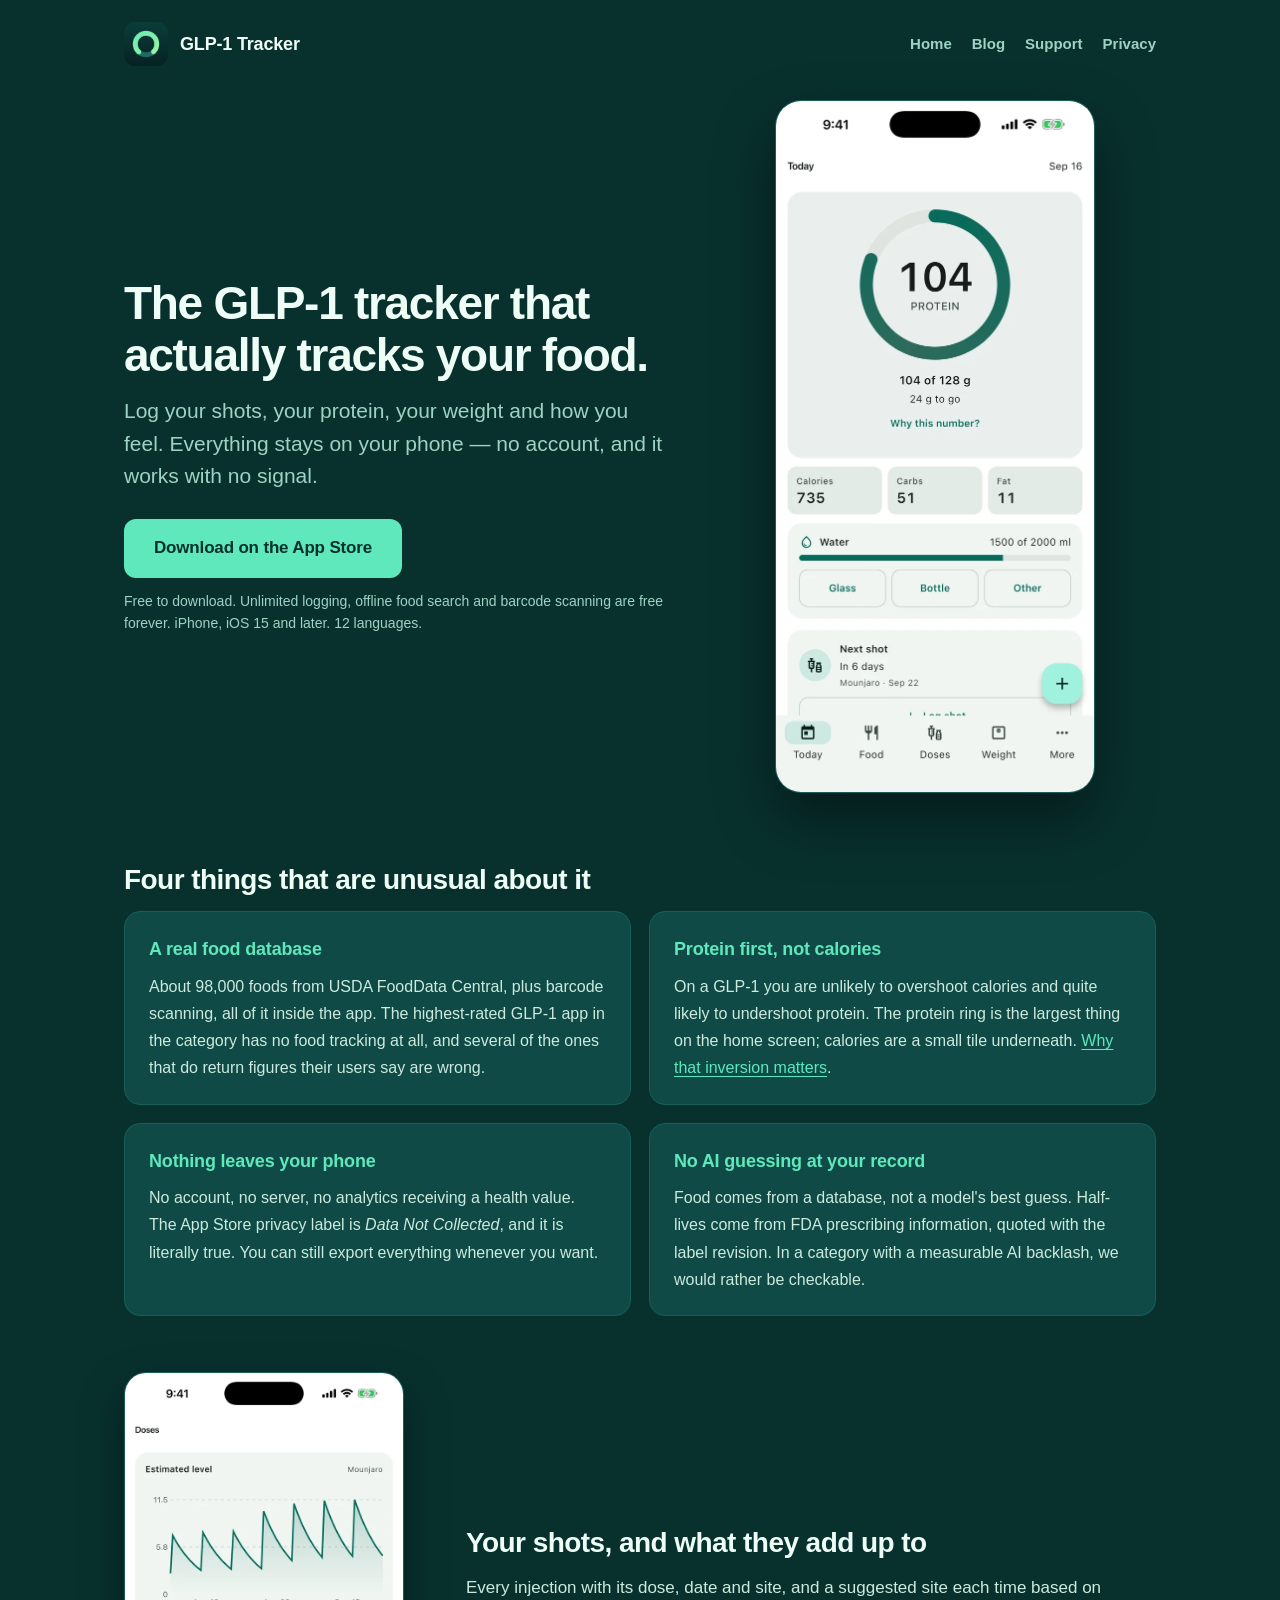
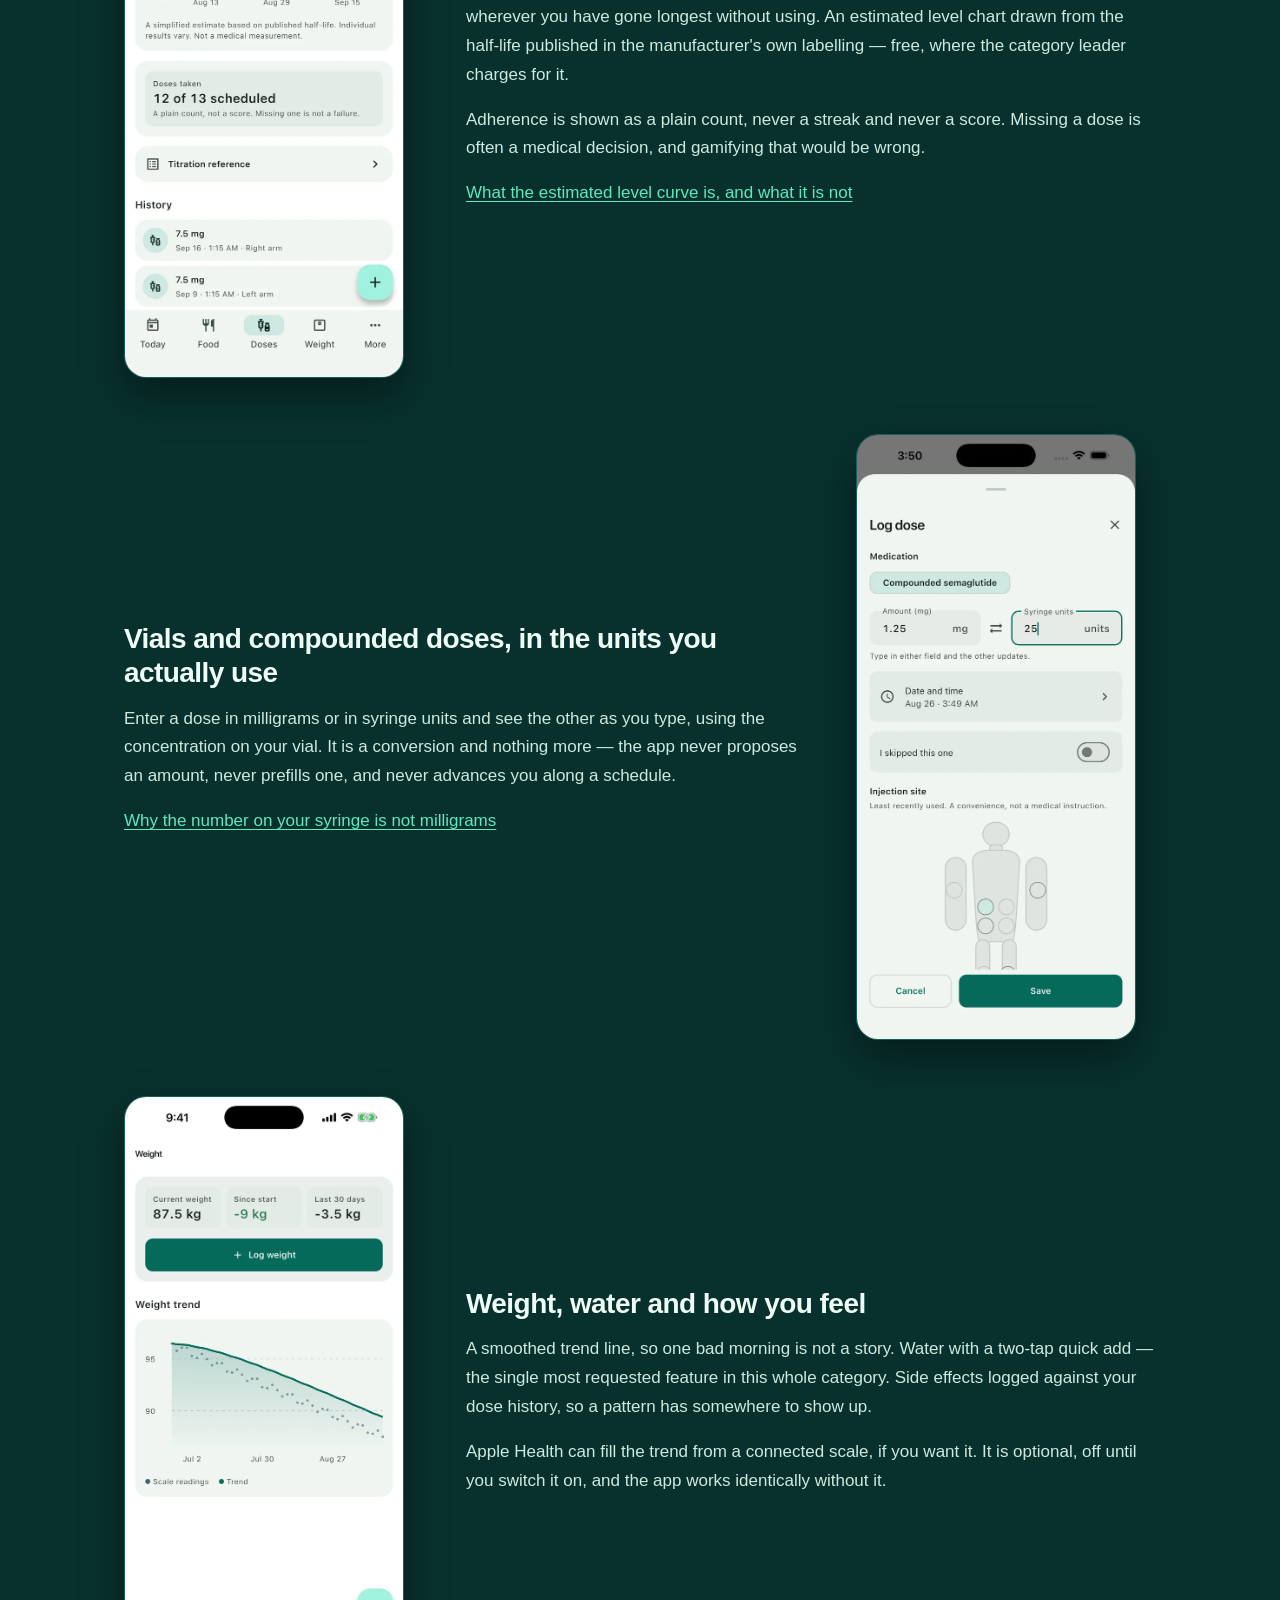
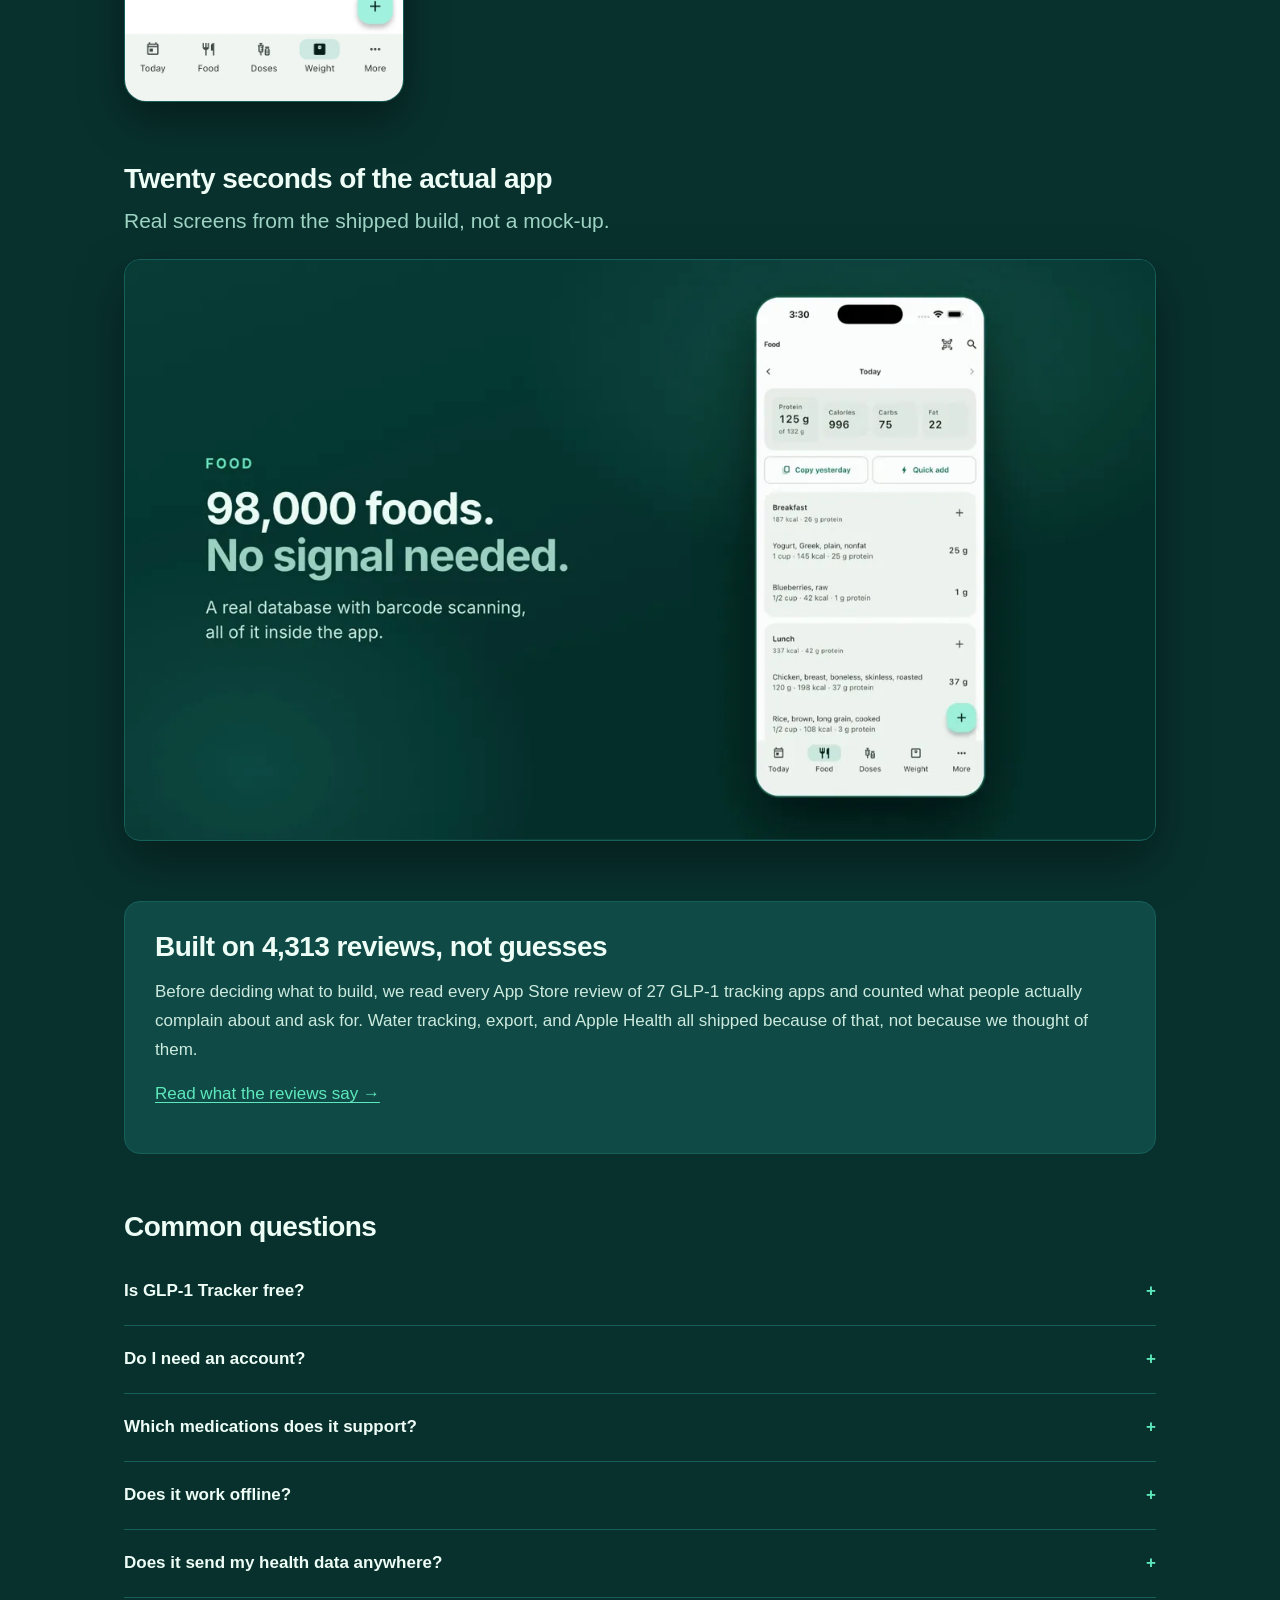
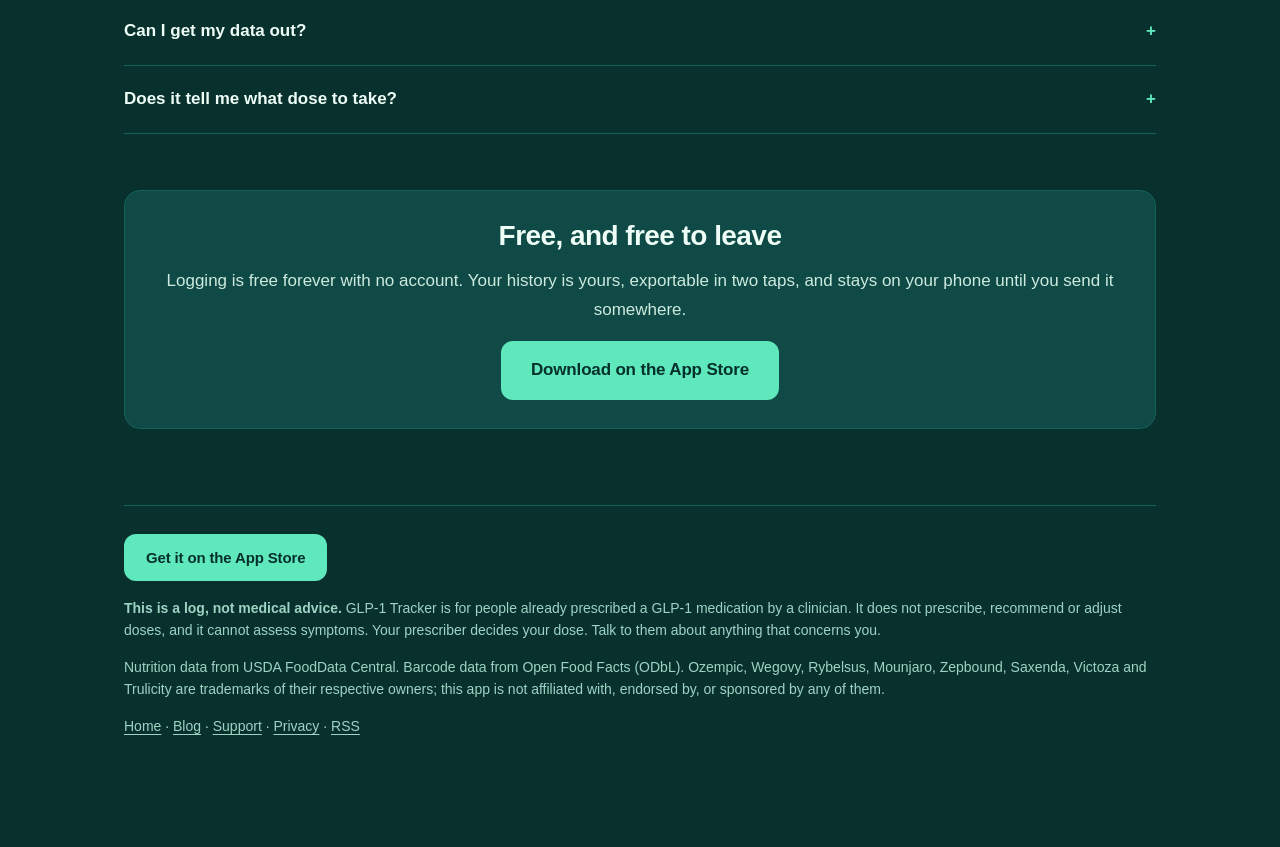
<file: index.html>
<!doctype html>
<html lang="en">
<head>
<meta charset="utf-8">
<meta name="viewport" content="width=device-width,initial-scale=1">
<title>GLP-1 Tracker — shot, food and weight log for Ozempic, Mounjaro and compounded</title>
<meta name="description" content="Track GLP-1 shots, protein, water and weight in one app. Offline food database, barcode scanning and a free estimated level chart. No account.">
<link rel="canonical" href="https://tanzil114.github.io/glp1-tracker/">
<meta name="robots" content="index,follow,max-image-preview:large">
<meta name="theme-color" content="#0b3d3a">
<meta name="color-scheme" content="dark">
<meta property="og:type" content="website">
<meta property="og:site_name" content="GLP-1 Tracker">
<meta property="og:title" content="GLP-1 Tracker — shot, food and weight log for Ozempic, Mounjaro and compounded">
<meta property="og:description" content="Track GLP-1 shots, protein, water and weight in one app. Offline food database, barcode scanning and a free estimated level chart. No account.">
<meta property="og:url" content="https://tanzil114.github.io/glp1-tracker/">
<meta property="og:image" content="https://tanzil114.github.io/glp1-tracker/og/default.jpg">
<meta property="og:image:width" content="1200">
<meta property="og:image:height" content="630">
<meta property="og:locale" content="en_US">
<meta name="twitter:card" content="summary_large_image">
<meta name="twitter:title" content="GLP-1 Tracker — shot, food and weight log for Ozempic, Mounjaro and compounded">
<meta name="twitter:description" content="Track GLP-1 shots, protein, water and weight in one app. Offline food database, barcode scanning and a free estimated level chart. No account.">
<meta name="twitter:image" content="https://tanzil114.github.io/glp1-tracker/og/default.jpg">
<link rel="icon" href="icon.png" type="image/png">
<link rel="apple-touch-icon" href="icon.png">
<link rel="alternate" type="application/rss+xml" title="GLP-1 Tracker blog" href="https://tanzil114.github.io/glp1-tracker/feed.xml">
<link rel="stylesheet" href="style.css">
<script type="application/ld+json">{
  "@context": "https://schema.org",
  "@type": "MobileApplication",
  "name": "GLP-1 Tracker",
  "operatingSystem": "iOS 15.0",
  "applicationCategory": "HealthApplication",
  "applicationSubCategory": "Medication tracker",
  "url": "https://tanzil114.github.io/glp1-tracker/",
  "downloadUrl": "https://apps.apple.com/app/id6805192887",
  "installUrl": "https://apps.apple.com/app/id6805192887",
  "inLanguage": ["en","de","es","fr","it","pt","nl","sv","da","ja","ko","ar"],
  "offers": {
    "@type": "Offer",
    "price": "0",
    "priceCurrency": "USD",
    "description": "Free to download. Unlimited logging of shots, food, weight and symptoms, full offline food search and barcode scanning, and the estimated level chart are free with no account."
  },
  "featureList": [
    "Log injections with dose, date and injection site",
    "Injection site rotation suggestions",
    "Estimated medication level chart from published half-lives",
    "Offline food database with barcode scanning",
    "Protein-first daily tracking",
    "Weight with a smoothed trend line",
    "Side effect logging against dose history",
    "Vial and compounded dosing in syringe units or milligrams",
    "Water tracking",
    "Export and restore your own data"
  ],
  "publisher": { "@type": "Organization", "name": "GLP-1 Tracker" }
}</script>
<script type="application/ld+json">{
  "@context": "https://schema.org",
  "@type": "WebSite",
  "name": "GLP-1 Tracker",
  "url": "https://tanzil114.github.io/glp1-tracker/",
  "inLanguage": "en"
}</script>
<script type="application/ld+json">{
  "@context": "https://schema.org",
  "@type": "FAQPage",
  "mainEntity": [
    {
      "@type": "Question",
      "name": "Is GLP-1 Tracker free?",
      "acceptedAnswer": { "@type": "Answer", "text": "Yes. Unlimited logging of shots, food, weight, water and symptoms is free, with no account, along with the full offline food database, barcode scanning, injection site rotation, reminders and the estimated level chart. Premium adds history beyond 90 days, insights, custom macro targets and themes." }
    },
    {
      "@type": "Question",
      "name": "Do I need an account?",
      "acceptedAnswer": { "@type": "Answer", "text": "No, and there is never a login wall. Everything is stored in a database on your phone." }
    },
    {
      "@type": "Question",
      "name": "Which medications does it support?",
      "acceptedAnswer": { "@type": "Answer", "text": "Ozempic, Wegovy, Rybelsus, Mounjaro, Zepbound, Saxenda, Victoza and Trulicity, plus a custom option for compounded or vial medication with dosing in syringe units or milligrams." }
    },
    {
      "@type": "Question",
      "name": "Does it work offline?",
      "acceptedAnswer": { "@type": "Answer", "text": "Yes. The food database \u2014 about 98,000 foods \u2014 ships inside the app, and barcode lookups check local data first. You can log everything in airplane mode." }
    },
    {
      "@type": "Question",
      "name": "Does it send my health data anywhere?",
      "acceptedAnswer": { "@type": "Answer", "text": "No. Nothing is uploaded and no analytics service receives a health value. The only network request the app makes is a barcode lookup to Open Food Facts, which sends the barcode and nothing else. Its App Store privacy label is Data Not Collected." }
    },
    {
      "@type": "Question",
      "name": "Can I get my data out?",
      "acceptedAnswer": { "@type": "Answer", "text": "Yes. Settings \u2192 Export your data produces a full backup file plus a spreadsheet per thing for your doctor, and restore brings your history onto a new phone. The export always contains everything, never just the last 90 days." }
    },
    {
      "@type": "Question",
      "name": "Does it tell me what dose to take?",
      "acceptedAnswer": { "@type": "Answer", "text": "Never. It does not prescribe, recommend or adjust doses, and it cannot assess symptoms. Titration schedules shown in the app are reproductions of the manufacturers' published labelling, for reference. Your prescriber decides your dose." }
    }
  ]
}</script>
</head>
<body>
<a class="skip" href="#main">Skip to content</a>
<div class="wrap">
<header class="site">
  <a class="brand" href="index.html">
    <img src="icon.png" width="44" height="44" alt="">
    <span>GLP-1 Tracker</span>
  </a>
  <nav aria-label="Main"><a href="index.html">Home</a><a href="blog/">Blog</a><a href="support.html">Support</a><a href="privacy.html">Privacy</a></nav>
</header>
<main id="main">

<section class="hero">
  <div class="hero-copy">
    <h1>The GLP-1 tracker that actually tracks your food.</h1>
    <p class="lede">Log your shots, your protein, your weight and how you feel. Everything stays on
    your phone — no account, and it works with no signal.</p>
    <p class="cta">
      <a class="btn" href="https://apps.apple.com/app/id6805192887">Download on the App Store</a>
    </p>
    <p class="fine">Free to download. Unlimited logging, offline food search and barcode scanning
    are free forever. iPhone, iOS 15 and later. 12 languages.</p>
  </div>
  <div class="hero-shot">
    <img src="img/screen-today.webp" width="320" height="695"
         alt="The Today screen of GLP-1 Tracker, showing a large protein ring, calorie, carb and fat
              tiles, a water total with quick-add buttons, and the next shot due."
         fetchpriority="high" decoding="async">
  </div>
</section>

<section class="pillars">
  <h2>Four things that are unusual about it</h2>
  <div class="grid">
    <article>
      <h3>A real food database</h3>
      <p>About 98,000 foods from USDA FoodData Central, plus barcode scanning, all of it inside the
      app. The highest-rated GLP-1 app in the category has no food tracking at all, and several of
      the ones that do return figures their users say are wrong.</p>
    </article>
    <article>
      <h3>Protein first, not calories</h3>
      <p>On a GLP-1 you are unlikely to overshoot calories and quite likely to undershoot protein.
      The protein ring is the largest thing on the home screen; calories are a small tile
      underneath. <a href="blog/protein-on-a-glp-1/">Why that inversion matters</a>.</p>
    </article>
    <article>
      <h3>Nothing leaves your phone</h3>
      <p>No account, no server, no analytics receiving a health value. The App Store privacy label
      is <em>Data Not Collected</em>, and it is literally true. You can still export everything
      whenever you want.</p>
    </article>
    <article>
      <h3>No AI guessing at your record</h3>
      <p>Food comes from a database, not a model's best guess. Half-lives come from FDA prescribing
      information, quoted with the label revision. In a category with a measurable AI backlash, we
      would rather be checkable.</p>
    </article>
  </div>
</section>

<section class="feature">
  <img src="img/screen-doses.webp" width="280" height="608" loading="lazy" decoding="async"
       alt="The Doses screen, showing an estimated medication level curve, a plain count of doses
            taken, and a shot history.">
  <div>
    <h2>Your shots, and what they add up to</h2>
    <p>Every injection with its dose, date and site, and a suggested site each time based on
    wherever you have gone longest without using. An estimated level chart drawn from the
    half-life published in the manufacturer's own labelling — free, where the category leader
    charges for it.</p>
    <p>Adherence is shown as a plain count, never a streak and never a score. Missing a dose is
    often a medical decision, and gamifying that would be wrong.</p>
    <p><a href="blog/estimated-medication-level-chart/">What the estimated level curve is, and what
    it is not</a></p>
  </div>
</section>

<section class="feature reverse">
  <img src="img/screen-vial.webp" width="280" height="608" loading="lazy" decoding="async"
       alt="Logging a dose from a vial, showing the same dose expressed in both milligrams and
            syringe units.">
  <div>
    <h2>Vials and compounded doses, in the units you actually use</h2>
    <p>Enter a dose in milligrams or in syringe units and see the other as you type, using the
    concentration on your vial. It is a conversion and nothing more — the app never proposes an
    amount, never prefills one, and never advances you along a schedule.</p>
    <p><a href="blog/vial-dosing-units-and-milligrams/">Why the number on your syringe is not
    milligrams</a></p>
  </div>
</section>

<section class="feature">
  <img src="img/screen-weight.webp" width="280" height="608" loading="lazy" decoding="async"
       alt="The Weight screen, showing individual weigh-ins and a smoothed trend line.">
  <div>
    <h2>Weight, water and how you feel</h2>
    <p>A smoothed trend line, so one bad morning is not a story. Water with a two-tap quick add —
    the single most requested feature in this whole category. Side effects logged against your dose
    history, so a pattern has somewhere to show up.</p>
    <p>Apple Health can fill the trend from a connected scale, if you want it. It is optional, off
    until you switch it on, and the app works identically without it.</p>
  </div>
</section>

<section class="showreel">
  <h2>Twenty seconds of the actual app</h2>
  <p class="lede">Real screens from the shipped build, not a mock-up.</p>
  <video class="reel" width="1280" height="720" poster="video/hero-poster.webp"
         autoplay muted loop playsinline preload="none"
         aria-label="A silent twenty-second tour of GLP-1 Tracker: the food database, the protein
                     ring on the Today screen, and the estimated medication level chart.">
    <source src="video/hero.mp4" type="video/mp4">
  </video>
</section>

<section class="quiet">
  <h2>Built on 4,313 reviews, not guesses</h2>
  <p>Before deciding what to build, we read every App Store review of 27 GLP-1 tracking apps and
  counted what people actually complain about and ask for. Water tracking, export, and Apple Health
  all shipped because of that, not because we thought of them.</p>
  <p><a href="blog/what-4313-glp1-app-reviews-say/">Read what the reviews say &rarr;</a></p>
</section>

<section class="faq"><h2>Common questions</h2><details><summary>Is GLP-1 Tracker free?</summary><p>Yes. Unlimited logging of shots, food, weight, water and symptoms is free, with no account, along with the full offline food database, barcode scanning, injection site rotation, reminders and the estimated level chart. Premium adds history beyond 90 days, insights, custom macro targets and themes.</p></details><details><summary>Do I need an account?</summary><p>No, and there is never a login wall. Everything is stored in a database on your phone.</p></details><details><summary>Which medications does it support?</summary><p>Ozempic, Wegovy, Rybelsus, Mounjaro, Zepbound, Saxenda, Victoza and Trulicity, plus a custom option for compounded or vial medication with dosing in syringe units or milligrams.</p></details><details><summary>Does it work offline?</summary><p>Yes. The food database — about 98,000 foods — ships inside the app, and barcode lookups check local data first. You can log everything in airplane mode.</p></details><details><summary>Does it send my health data anywhere?</summary><p>No. Nothing is uploaded and no analytics service receives a health value. The only network request the app makes is a barcode lookup to Open Food Facts, which sends the barcode and nothing else. Its App Store privacy label is Data Not Collected.</p></details><details><summary>Can I get my data out?</summary><p>Yes. Settings → Export your data produces a full backup file plus a spreadsheet per thing for your doctor, and restore brings your history onto a new phone. The export always contains everything, never just the last 90 days.</p></details><details><summary>Does it tell me what dose to take?</summary><p>Never. It does not prescribe, recommend or adjust doses, and it cannot assess symptoms. Titration schedules shown in the app are reproductions of the manufacturers&#x27; published labelling, for reference. Your prescriber decides your dose.</p></details></section>

<section class="closing">
  <h2>Free, and free to leave</h2>
  <p>Logging is free forever with no account. Your history is yours, exportable in two taps, and
  stays on your phone until you send it somewhere.</p>
  <p><a class="btn" href="https://apps.apple.com/app/id6805192887">Download on the App Store</a></p>
</section>

</main>
<footer class="site">
  <p><a class="btn small" href="https://apps.apple.com/app/id6805192887">Get it on the App Store</a></p>
  <p class="fine"><strong>This is a log, not medical advice.</strong> GLP-1 Tracker is for people
  already prescribed a GLP-1 medication by a clinician. It does not prescribe, recommend or adjust
  doses, and it cannot assess symptoms. Your prescriber decides your dose. Talk to them about
  anything that concerns you.</p>
  <p class="fine">Nutrition data from USDA FoodData Central. Barcode data from
  Open Food Facts (ODbL). Ozempic, Wegovy, Rybelsus, Mounjaro, Zepbound, Saxenda, Victoza and
  Trulicity are trademarks of their respective owners; this app is not affiliated with, endorsed
  by, or sponsored by any of them.</p>
  <p class="fine"><a href="index.html">Home</a> · <a href="blog/">Blog</a> ·
  <a href="support.html">Support</a> · <a href="privacy.html">Privacy</a> ·
  <a href="https://tanzil114.github.io/glp1-tracker/feed.xml">RSS</a></p>
</footer>
</div>
</body>
</html>
</file>
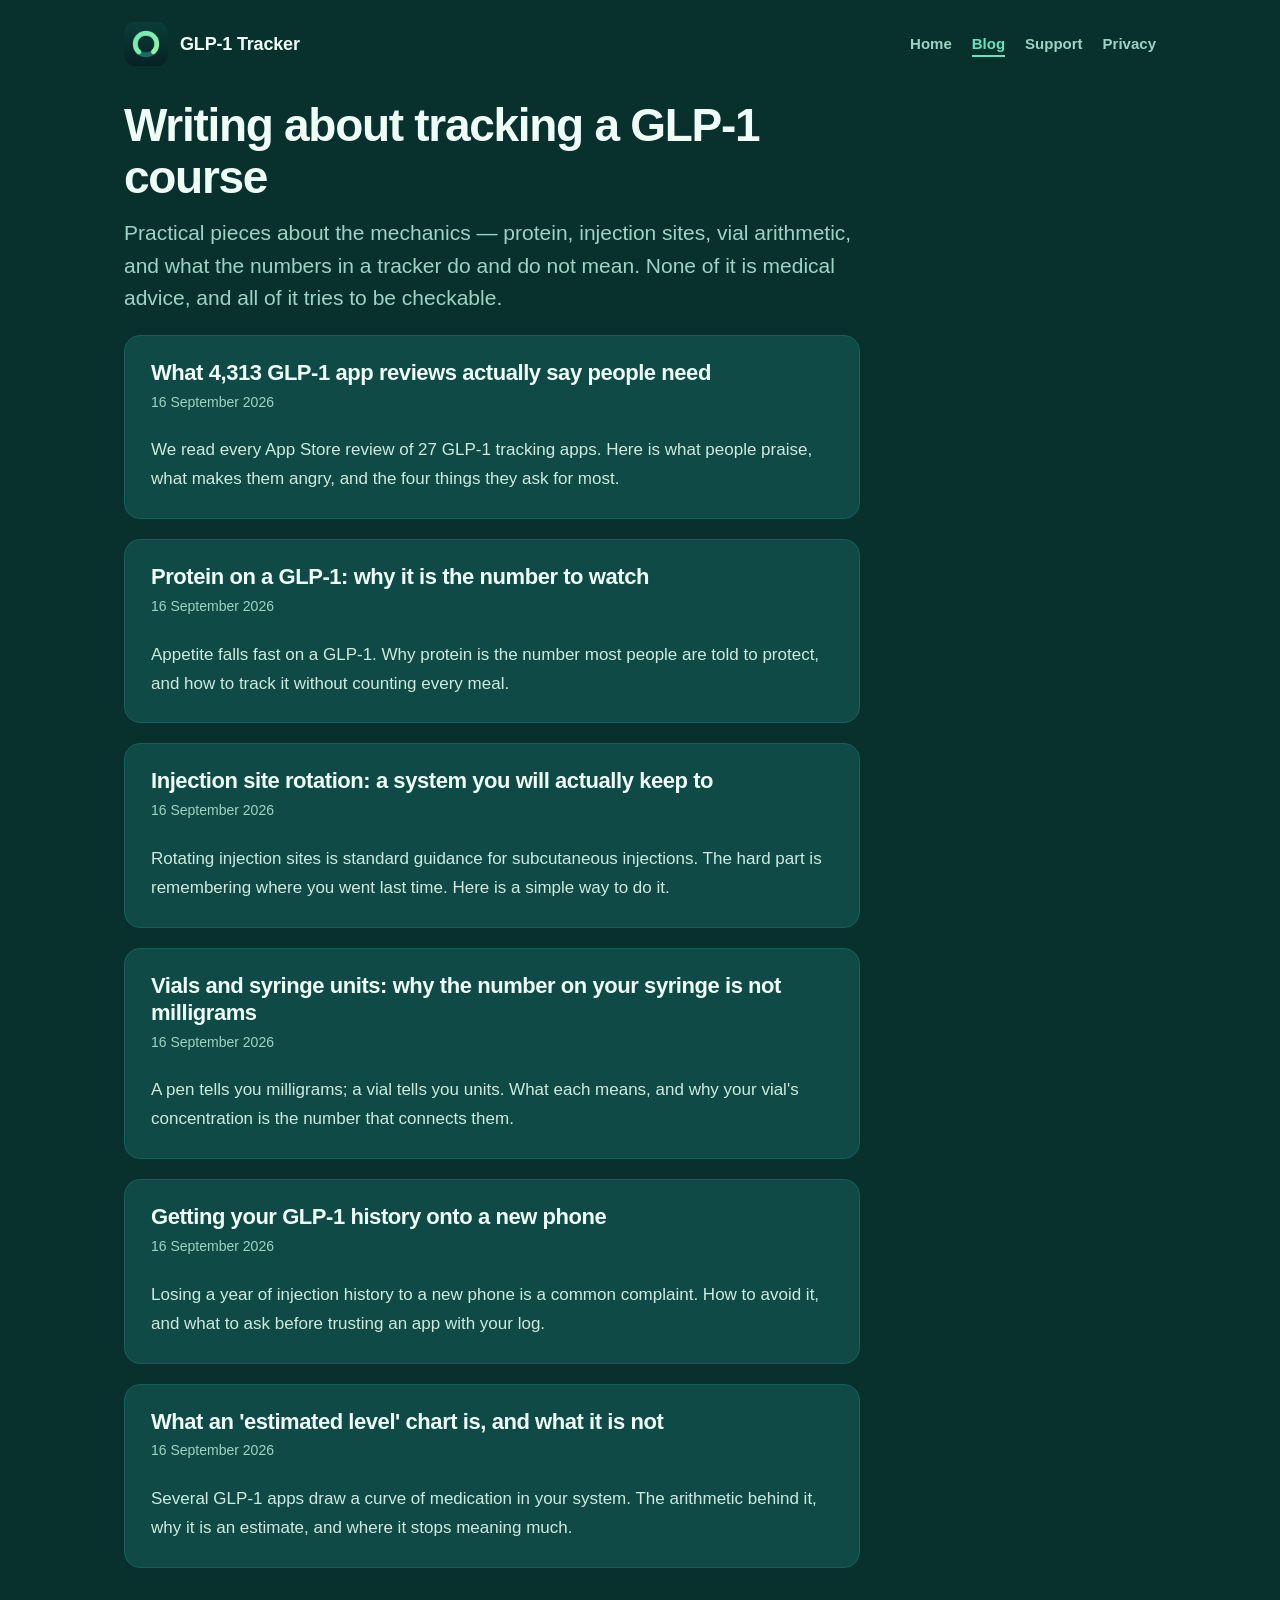
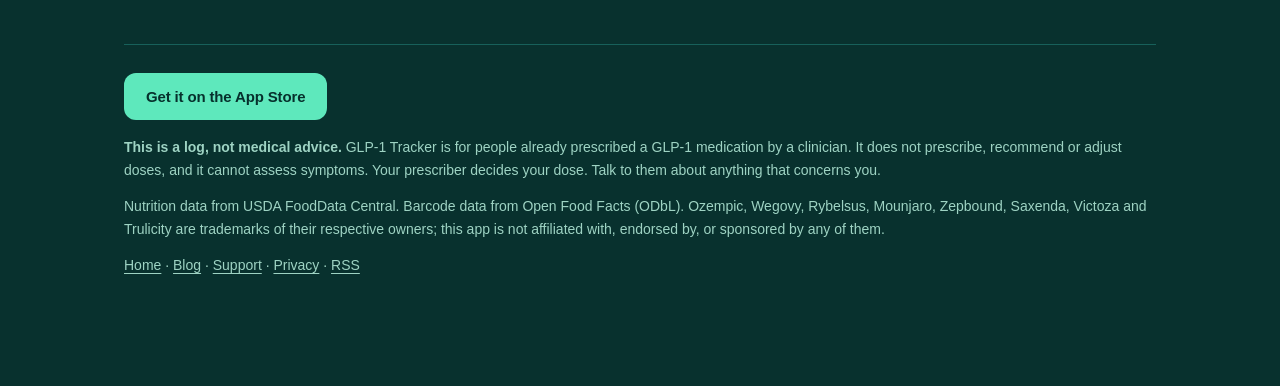
<file: blog/index.html>
<!doctype html>
<html lang="en">
<head>
<meta charset="utf-8">
<meta name="viewport" content="width=device-width,initial-scale=1">
<title>Blog — GLP-1 Tracker</title>
<meta name="description" content="Practical writing about tracking a GLP-1 course: protein targets, injection site rotation, vial and syringe unit arithmetic, and what an estimated level chart means.">
<link rel="canonical" href="https://tanzil114.github.io/glp1-tracker/blog/">
<meta name="robots" content="index,follow,max-image-preview:large">
<meta name="theme-color" content="#0b3d3a">
<meta name="color-scheme" content="dark">
<meta property="og:type" content="website">
<meta property="og:site_name" content="GLP-1 Tracker">
<meta property="og:title" content="Blog — GLP-1 Tracker">
<meta property="og:description" content="Practical writing about tracking a GLP-1 course: protein targets, injection site rotation, vial and syringe unit arithmetic, and what an estimated level chart means.">
<meta property="og:url" content="https://tanzil114.github.io/glp1-tracker/blog/">
<meta property="og:image" content="https://tanzil114.github.io/glp1-tracker/og/default.jpg">
<meta property="og:image:width" content="1200">
<meta property="og:image:height" content="630">
<meta property="og:locale" content="en_US">
<meta name="twitter:card" content="summary_large_image">
<meta name="twitter:title" content="Blog — GLP-1 Tracker">
<meta name="twitter:description" content="Practical writing about tracking a GLP-1 course: protein targets, injection site rotation, vial and syringe unit arithmetic, and what an estimated level chart means.">
<meta name="twitter:image" content="https://tanzil114.github.io/glp1-tracker/og/default.jpg">
<link rel="icon" href="../icon.png" type="image/png">
<link rel="apple-touch-icon" href="../icon.png">
<link rel="alternate" type="application/rss+xml" title="GLP-1 Tracker blog" href="https://tanzil114.github.io/glp1-tracker/feed.xml">
<link rel="stylesheet" href="../style.css">
<script type="application/ld+json">{
  "@context": "https://schema.org",
  "@type": "BreadcrumbList",
  "itemListElement": [
    { "@type": "ListItem", "position": 1, "name": "Home", "item": "https://tanzil114.github.io/glp1-tracker/" },
    { "@type": "ListItem", "position": 2, "name": "Blog", "item": "https://tanzil114.github.io/glp1-tracker/blog/" }
  ]
}</script>
</head>
<body>
<a class="skip" href="#main">Skip to content</a>
<div class="wrap">
<header class="site">
  <a class="brand" href="../index.html">
    <img src="../icon.png" width="44" height="44" alt="">
    <span>GLP-1 Tracker</span>
  </a>
  <nav aria-label="Main"><a href="../index.html">Home</a><a href="../blog/" aria-current="page">Blog</a><a href="../support.html">Support</a><a href="../privacy.html">Privacy</a></nav>
</header>
<main id="main">

<h1>Writing about tracking a GLP-1 course</h1>
<p class="lede">Practical pieces about the mechanics — protein, injection sites, vial arithmetic,
and what the numbers in a tracker do and do not mean. None of it is medical advice, and all of it
tries to be checkable.</p>

  <article class="card">
    <h2><a href="what-4313-glp1-app-reviews-say/">What 4,313 GLP-1 app reviews actually say people need</a></h2>
    <p class="byline"><time datetime="2026-09-16">16 September 2026</time></p>
    <p>We read every App Store review of 27 GLP-1 tracking apps. Here is what people praise, what makes them angry, and the four things they ask for most.</p>
  </article>
  <article class="card">
    <h2><a href="protein-on-a-glp-1/">Protein on a GLP-1: why it is the number to watch</a></h2>
    <p class="byline"><time datetime="2026-09-16">16 September 2026</time></p>
    <p>Appetite falls fast on a GLP-1. Why protein is the number most people are told to protect, and how to track it without counting every meal.</p>
  </article>
  <article class="card">
    <h2><a href="injection-site-rotation/">Injection site rotation: a system you will actually keep to</a></h2>
    <p class="byline"><time datetime="2026-09-16">16 September 2026</time></p>
    <p>Rotating injection sites is standard guidance for subcutaneous injections. The hard part is remembering where you went last time. Here is a simple way to do it.</p>
  </article>
  <article class="card">
    <h2><a href="vial-dosing-units-and-milligrams/">Vials and syringe units: why the number on your syringe is not milligrams</a></h2>
    <p class="byline"><time datetime="2026-09-16">16 September 2026</time></p>
    <p>A pen tells you milligrams; a vial tells you units. What each means, and why your vial&#x27;s concentration is the number that connects them.</p>
  </article>
  <article class="card">
    <h2><a href="keep-your-glp1-data-when-you-change-phones/">Getting your GLP-1 history onto a new phone</a></h2>
    <p class="byline"><time datetime="2026-09-16">16 September 2026</time></p>
    <p>Losing a year of injection history to a new phone is a common complaint. How to avoid it, and what to ask before trusting an app with your log.</p>
  </article>
  <article class="card">
    <h2><a href="estimated-medication-level-chart/">What an &#x27;estimated level&#x27; chart is, and what it is not</a></h2>
    <p class="byline"><time datetime="2026-09-16">16 September 2026</time></p>
    <p>Several GLP-1 apps draw a curve of medication in your system. The arithmetic behind it, why it is an estimate, and where it stops meaning much.</p>
  </article>

</main>
<footer class="site">
  <p><a class="btn small" href="https://apps.apple.com/app/id6805192887">Get it on the App Store</a></p>
  <p class="fine"><strong>This is a log, not medical advice.</strong> GLP-1 Tracker is for people
  already prescribed a GLP-1 medication by a clinician. It does not prescribe, recommend or adjust
  doses, and it cannot assess symptoms. Your prescriber decides your dose. Talk to them about
  anything that concerns you.</p>
  <p class="fine">Nutrition data from USDA FoodData Central. Barcode data from
  Open Food Facts (ODbL). Ozempic, Wegovy, Rybelsus, Mounjaro, Zepbound, Saxenda, Victoza and
  Trulicity are trademarks of their respective owners; this app is not affiliated with, endorsed
  by, or sponsored by any of them.</p>
  <p class="fine"><a href="../index.html">Home</a> · <a href="../blog/">Blog</a> ·
  <a href="../support.html">Support</a> · <a href="../privacy.html">Privacy</a> ·
  <a href="https://tanzil114.github.io/glp1-tracker/feed.xml">RSS</a></p>
</footer>
</div>
</body>
</html>
</file>
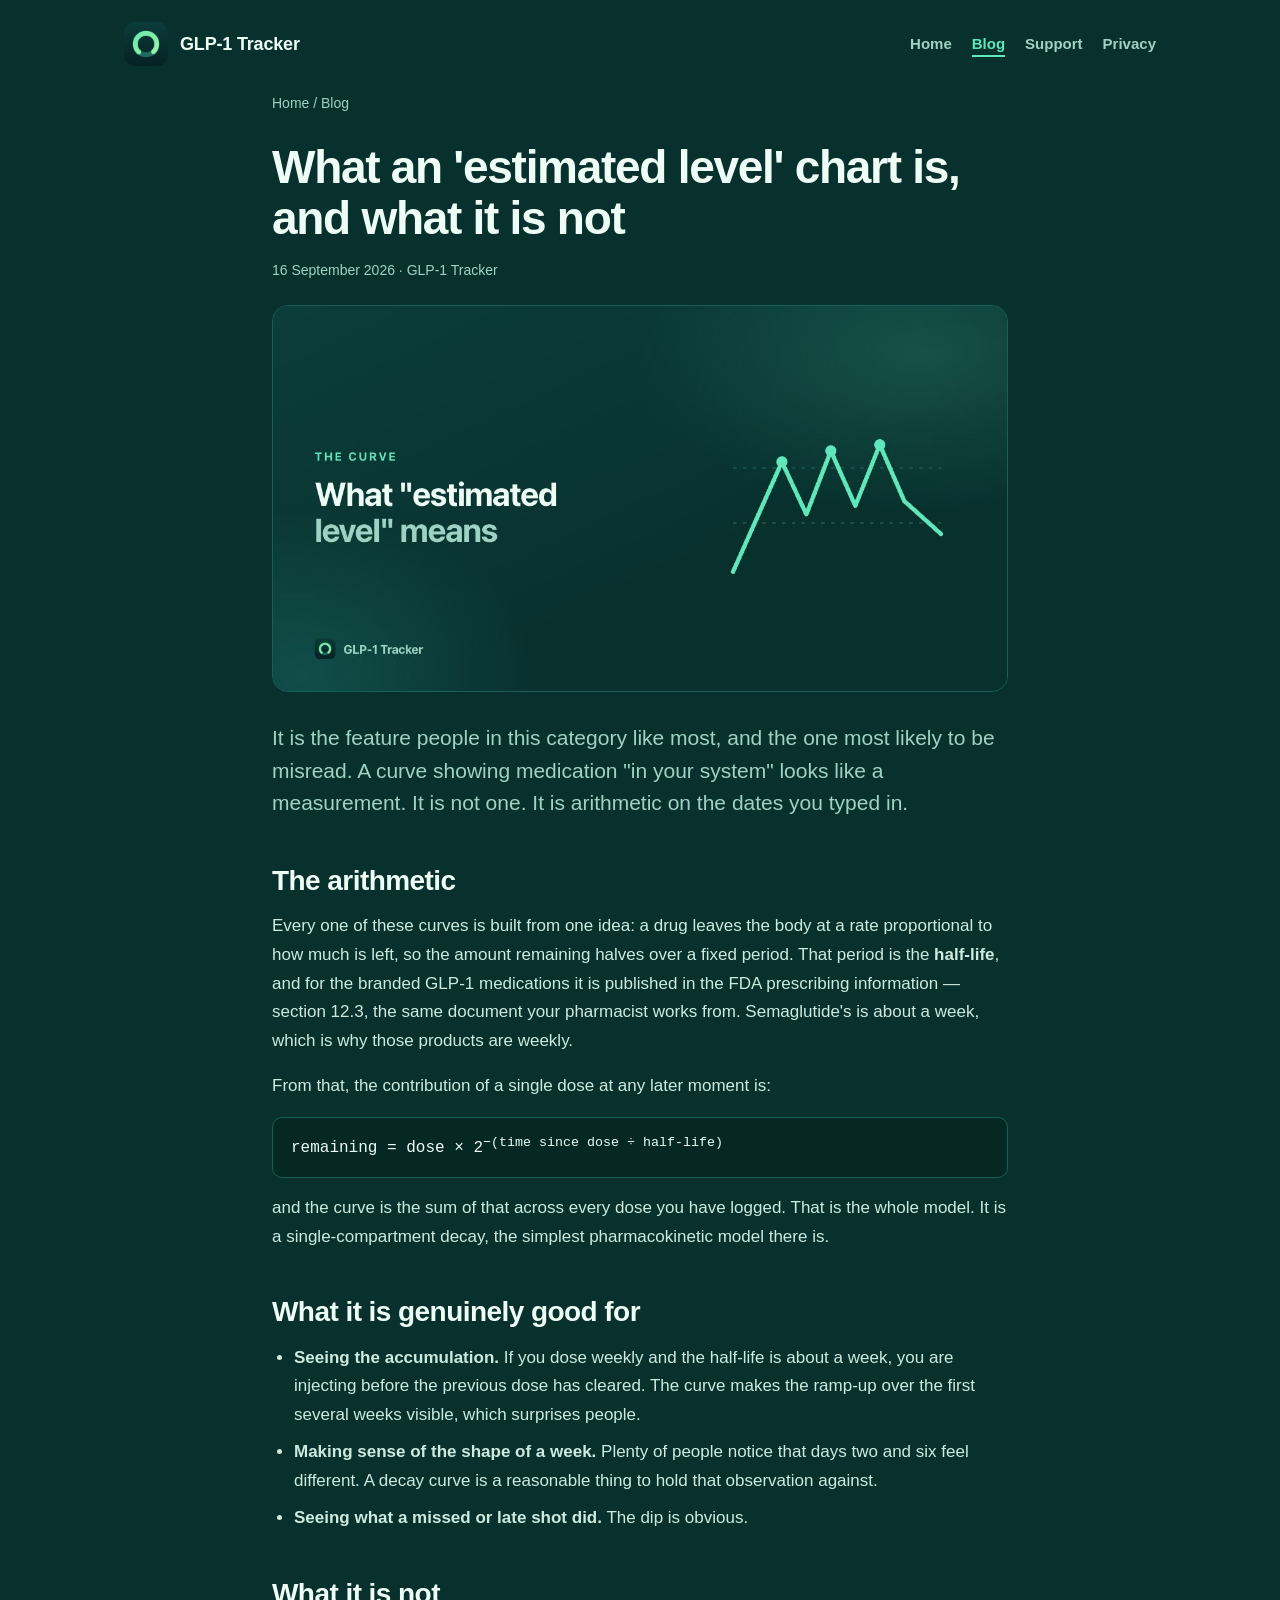
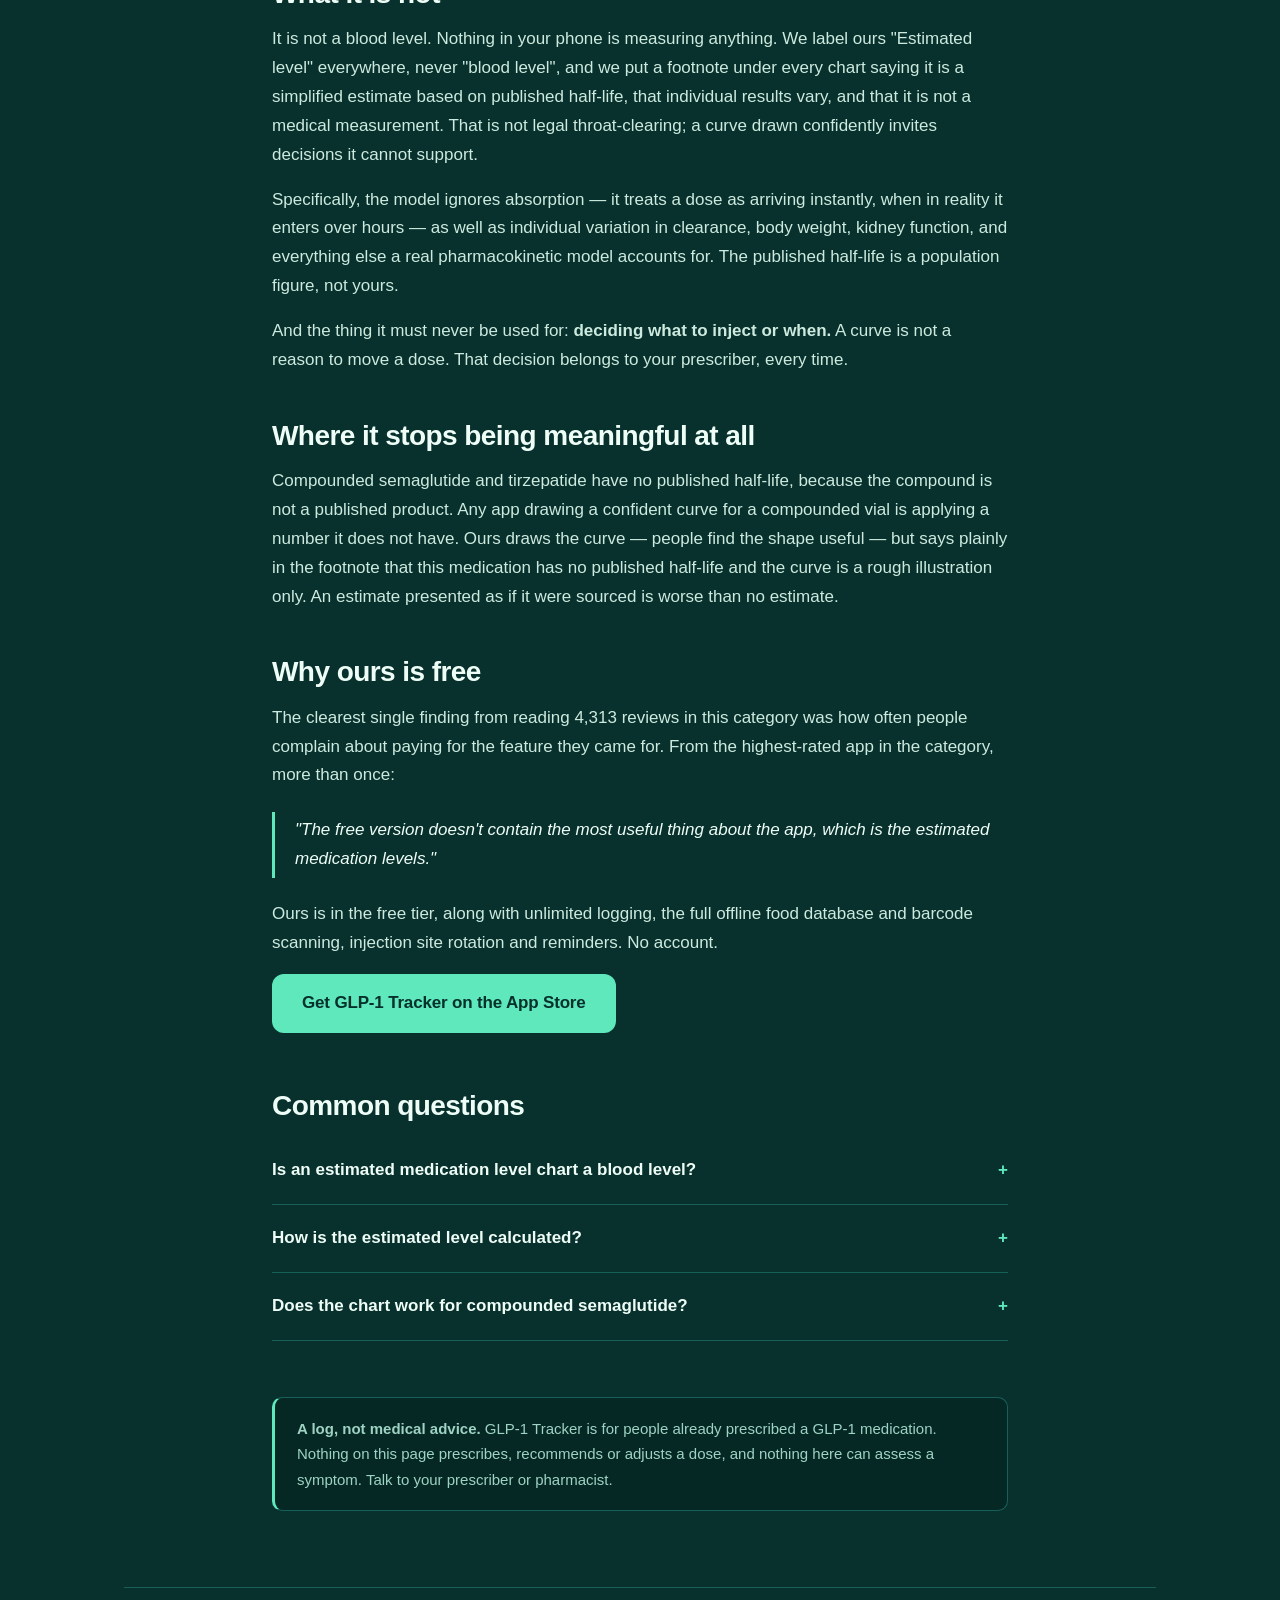
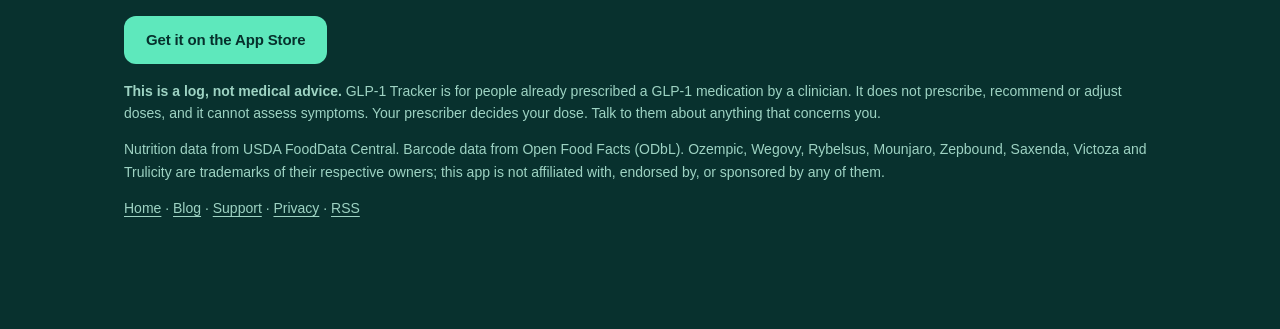
<file: blog/estimated-medication-level-chart/index.html>
<!doctype html>
<html lang="en">
<head>
<meta charset="utf-8">
<meta name="viewport" content="width=device-width,initial-scale=1">
<title>What an &#x27;estimated level&#x27; chart is, and what it is not — GLP-1 Tracker</title>
<meta name="description" content="Several GLP-1 apps draw a curve of medication in your system. The arithmetic behind it, why it is an estimate, and where it stops meaning much.">
<link rel="canonical" href="https://tanzil114.github.io/glp1-tracker/blog/estimated-medication-level-chart/">
<meta name="robots" content="index,follow,max-image-preview:large">
<meta name="theme-color" content="#0b3d3a">
<meta name="color-scheme" content="dark">
<meta property="og:type" content="article">
<meta property="og:site_name" content="GLP-1 Tracker">
<meta property="og:title" content="What an &#x27;estimated level&#x27; chart is, and what it is not — GLP-1 Tracker">
<meta property="og:description" content="Several GLP-1 apps draw a curve of medication in your system. The arithmetic behind it, why it is an estimate, and where it stops meaning much.">
<meta property="og:url" content="https://tanzil114.github.io/glp1-tracker/blog/estimated-medication-level-chart/">
<meta property="og:image" content="https://tanzil114.github.io/glp1-tracker/img/blog-level.jpg">
<meta property="og:image:width" content="1200">
<meta property="og:image:height" content="630">
<meta property="og:locale" content="en_US">
<meta name="twitter:card" content="summary_large_image">
<meta name="twitter:title" content="What an &#x27;estimated level&#x27; chart is, and what it is not — GLP-1 Tracker">
<meta name="twitter:description" content="Several GLP-1 apps draw a curve of medication in your system. The arithmetic behind it, why it is an estimate, and where it stops meaning much.">
<meta name="twitter:image" content="https://tanzil114.github.io/glp1-tracker/img/blog-level.jpg">
<link rel="icon" href="../../icon.png" type="image/png">
<link rel="apple-touch-icon" href="../../icon.png">
<link rel="alternate" type="application/rss+xml" title="GLP-1 Tracker blog" href="https://tanzil114.github.io/glp1-tracker/feed.xml">
<link rel="stylesheet" href="../../style.css">
<script type="application/ld+json">{
  "@context": "https://schema.org",
  "@type": "BlogPosting",
  "headline": "What an 'estimated level' chart is, and what it is not \u2014 GLP-1 Tracker",
  "description": "Several GLP-1 apps draw a curve of medication in your system. The arithmetic behind it, why it is an estimate, and where it stops meaning much.",
  "image": "https://tanzil114.github.io/glp1-tracker/img/blog-level.jpg",
  "datePublished": "2026-09-16",
  "dateModified": "2026-09-16",
  "author": { "@type": "Organization", "name": "GLP-1 Tracker", "url": "https://tanzil114.github.io/glp1-tracker/" },
  "publisher": { "@type": "Organization", "name": "GLP-1 Tracker", "url": "https://tanzil114.github.io/glp1-tracker/" },
  "mainEntityOfPage": { "@type": "WebPage", "@id": "https://tanzil114.github.io/glp1-tracker/blog/estimated-medication-level-chart/" },
  "isAccessibleForFree": true,
  "inLanguage": "en"
}</script>
<script type="application/ld+json">{
  "@context": "https://schema.org",
  "@type": "FAQPage",
  "mainEntity": [
    {
      "@type": "Question",
      "name": "Is an estimated medication level chart a blood level?",
      "acceptedAnswer": { "@type": "Answer", "text": "No. Nothing in a phone measures anything in your body. The curve is arithmetic applied to the doses and dates you logged, using the half-life published in the medication's prescribing information. It is an estimate, individual results vary, and it is not a medical measurement." }
    },
    {
      "@type": "Question",
      "name": "How is the estimated level calculated?",
      "acceptedAnswer": { "@type": "Answer", "text": "Each dose decays by half every half-life, so its remaining contribution is dose \u00d7 2^(\u2212time since dose \u00f7 half-life), and the curve is the sum across every dose logged. It is a single-compartment decay model and ignores absorption time and individual variation." }
    },
    {
      "@type": "Question",
      "name": "Does the chart work for compounded semaglutide?",
      "acceptedAnswer": { "@type": "Answer", "text": "Only as a rough illustration. Compounded products have no published half-life because they are not published products, so any app drawing a confident curve for one is using a number it does not have. GLP-1 Tracker says so in the footnote rather than implying a source it does not have." }
    }
  ]
}</script>
<script type="application/ld+json">{
  "@context": "https://schema.org",
  "@type": "BreadcrumbList",
  "itemListElement": [
    { "@type": "ListItem", "position": 1, "name": "Home", "item": "https://tanzil114.github.io/glp1-tracker/" },
    { "@type": "ListItem", "position": 2, "name": "Blog", "item": "https://tanzil114.github.io/glp1-tracker/blog/" },
    { "@type": "ListItem", "position": 3, "name": "What an 'estimated level' chart is, and what it is not", "item": "https://tanzil114.github.io/glp1-tracker/blog/estimated-medication-level-chart/" }
  ]
}</script>
</head>
<body>
<a class="skip" href="#main">Skip to content</a>
<div class="wrap">
<header class="site">
  <a class="brand" href="../../index.html">
    <img src="../../icon.png" width="44" height="44" alt="">
    <span>GLP-1 Tracker</span>
  </a>
  <nav aria-label="Main"><a href="../../index.html">Home</a><a href="../../blog/" aria-current="page">Blog</a><a href="../../support.html">Support</a><a href="../../privacy.html">Privacy</a></nav>
</header>
<main id="main">

<article class="post">
  <nav class="crumbs" aria-label="Breadcrumb">
    <a href="../../index.html">Home</a> <span aria-hidden="true">/</span>
    <a href="../">Blog</a>
  </nav>
  <h1>What an &#x27;estimated level&#x27; chart is, and what it is not</h1>
  <p class="byline"><time datetime="2026-09-16">16 September 2026</time> · GLP-1 Tracker</p>
  <img class="post-hero" src="../../img/blog-level.jpg" width="1200" height="630" loading="lazy"
       decoding="async" alt="">
  
<p class="lede">It is the feature people in this category like most, and the one most likely to be
misread. A curve showing medication "in your system" looks like a measurement. It is not one. It is
arithmetic on the dates you typed in.</p>

<h2>The arithmetic</h2>

<p>Every one of these curves is built from one idea: a drug leaves the body at a rate proportional
to how much is left, so the amount remaining halves over a fixed period. That period is the
<strong>half-life</strong>, and for the branded GLP-1 medications it is published in the FDA
prescribing information — section 12.3, the same document your pharmacist works from. Semaglutide's
is about a week, which is why those products are weekly.</p>

<p>From that, the contribution of a single dose at any later moment is:</p>

<p class="formula">remaining = dose × 2<sup>−(time since dose ÷ half-life)</sup></p>

<p>and the curve is the sum of that across every dose you have logged. That is the whole model. It
is a single-compartment decay, the simplest pharmacokinetic model there is.</p>

<h2>What it is genuinely good for</h2>

<ul>
<li><strong>Seeing the accumulation.</strong> If you dose weekly and the half-life is about a week,
you are injecting before the previous dose has cleared. The curve makes the ramp-up over the first
several weeks visible, which surprises people.</li>
<li><strong>Making sense of the shape of a week.</strong> Plenty of people notice that days two and
six feel different. A decay curve is a reasonable thing to hold that observation against.</li>
<li><strong>Seeing what a missed or late shot did.</strong> The dip is obvious.</li>
</ul>

<h2>What it is not</h2>

<p>It is not a blood level. Nothing in your phone is measuring anything. We label ours "Estimated
level" everywhere, never "blood level", and we put a footnote under every chart saying it is a
simplified estimate based on published half-life, that individual results vary, and that it is not
a medical measurement. That is not legal throat-clearing; a curve drawn confidently invites
decisions it cannot support.</p>

<p>Specifically, the model ignores absorption — it treats a dose as arriving instantly, when in
reality it enters over hours — as well as individual variation in clearance, body weight, kidney
function, and everything else a real pharmacokinetic model accounts for. The published half-life is
a population figure, not yours.</p>

<p>And the thing it must never be used for: <strong>deciding what to inject or when.</strong> A
curve is not a reason to move a dose. That decision belongs to your prescriber, every time.</p>

<h2>Where it stops being meaningful at all</h2>

<p>Compounded semaglutide and tirzepatide have no published half-life, because the compound is not
a published product. Any app drawing a confident curve for a compounded vial is applying a number
it does not have. Ours draws the curve — people find the shape useful — but says plainly in the
footnote that this medication has no published half-life and the curve is a rough illustration
only. An estimate presented as if it were sourced is worse than no estimate.</p>

<h2>Why ours is free</h2>

<p>The clearest single finding from reading 4,313 reviews in this category was how often people
complain about paying for the feature they came for. From the highest-rated app in the category,
more than once:</p>

<blockquote>
<p>"The free version doesn't contain the most useful thing about the app, which is the estimated
medication levels."</p>
</blockquote>

<p>Ours is in the free tier, along with unlimited logging, the full offline food database and
barcode scanning, injection site rotation and reminders. No account.</p>

<p><a class="btn" href="https://apps.apple.com/app/id6805192887">Get GLP-1 Tracker on the App
Store</a></p>

  <section class="faq"><h2>Common questions</h2><details><summary>Is an estimated medication level chart a blood level?</summary><p>No. Nothing in a phone measures anything in your body. The curve is arithmetic applied to the doses and dates you logged, using the half-life published in the medication&#x27;s prescribing information. It is an estimate, individual results vary, and it is not a medical measurement.</p></details><details><summary>How is the estimated level calculated?</summary><p>Each dose decays by half every half-life, so its remaining contribution is dose × 2^(−time since dose ÷ half-life), and the curve is the sum across every dose logged. It is a single-compartment decay model and ignores absorption time and individual variation.</p></details><details><summary>Does the chart work for compounded semaglutide?</summary><p>Only as a rough illustration. Compounded products have no published half-life because they are not published products, so any app drawing a confident curve for one is using a number it does not have. GLP-1 Tracker says so in the footnote rather than implying a source it does not have.</p></details></section>
  <aside class="note">
    <p><strong>A log, not medical advice.</strong> GLP-1 Tracker is for people already prescribed a
    GLP-1 medication. Nothing on this page prescribes, recommends or adjusts a dose, and nothing
    here can assess a symptom. Talk to your prescriber or pharmacist.</p>
  </aside>
</article>

</main>
<footer class="site">
  <p><a class="btn small" href="https://apps.apple.com/app/id6805192887">Get it on the App Store</a></p>
  <p class="fine"><strong>This is a log, not medical advice.</strong> GLP-1 Tracker is for people
  already prescribed a GLP-1 medication by a clinician. It does not prescribe, recommend or adjust
  doses, and it cannot assess symptoms. Your prescriber decides your dose. Talk to them about
  anything that concerns you.</p>
  <p class="fine">Nutrition data from USDA FoodData Central. Barcode data from
  Open Food Facts (ODbL). Ozempic, Wegovy, Rybelsus, Mounjaro, Zepbound, Saxenda, Victoza and
  Trulicity are trademarks of their respective owners; this app is not affiliated with, endorsed
  by, or sponsored by any of them.</p>
  <p class="fine"><a href="../../index.html">Home</a> · <a href="../../blog/">Blog</a> ·
  <a href="../../support.html">Support</a> · <a href="../../privacy.html">Privacy</a> ·
  <a href="https://tanzil114.github.io/glp1-tracker/feed.xml">RSS</a></p>
</footer>
</div>
</body>
</html>
</file>
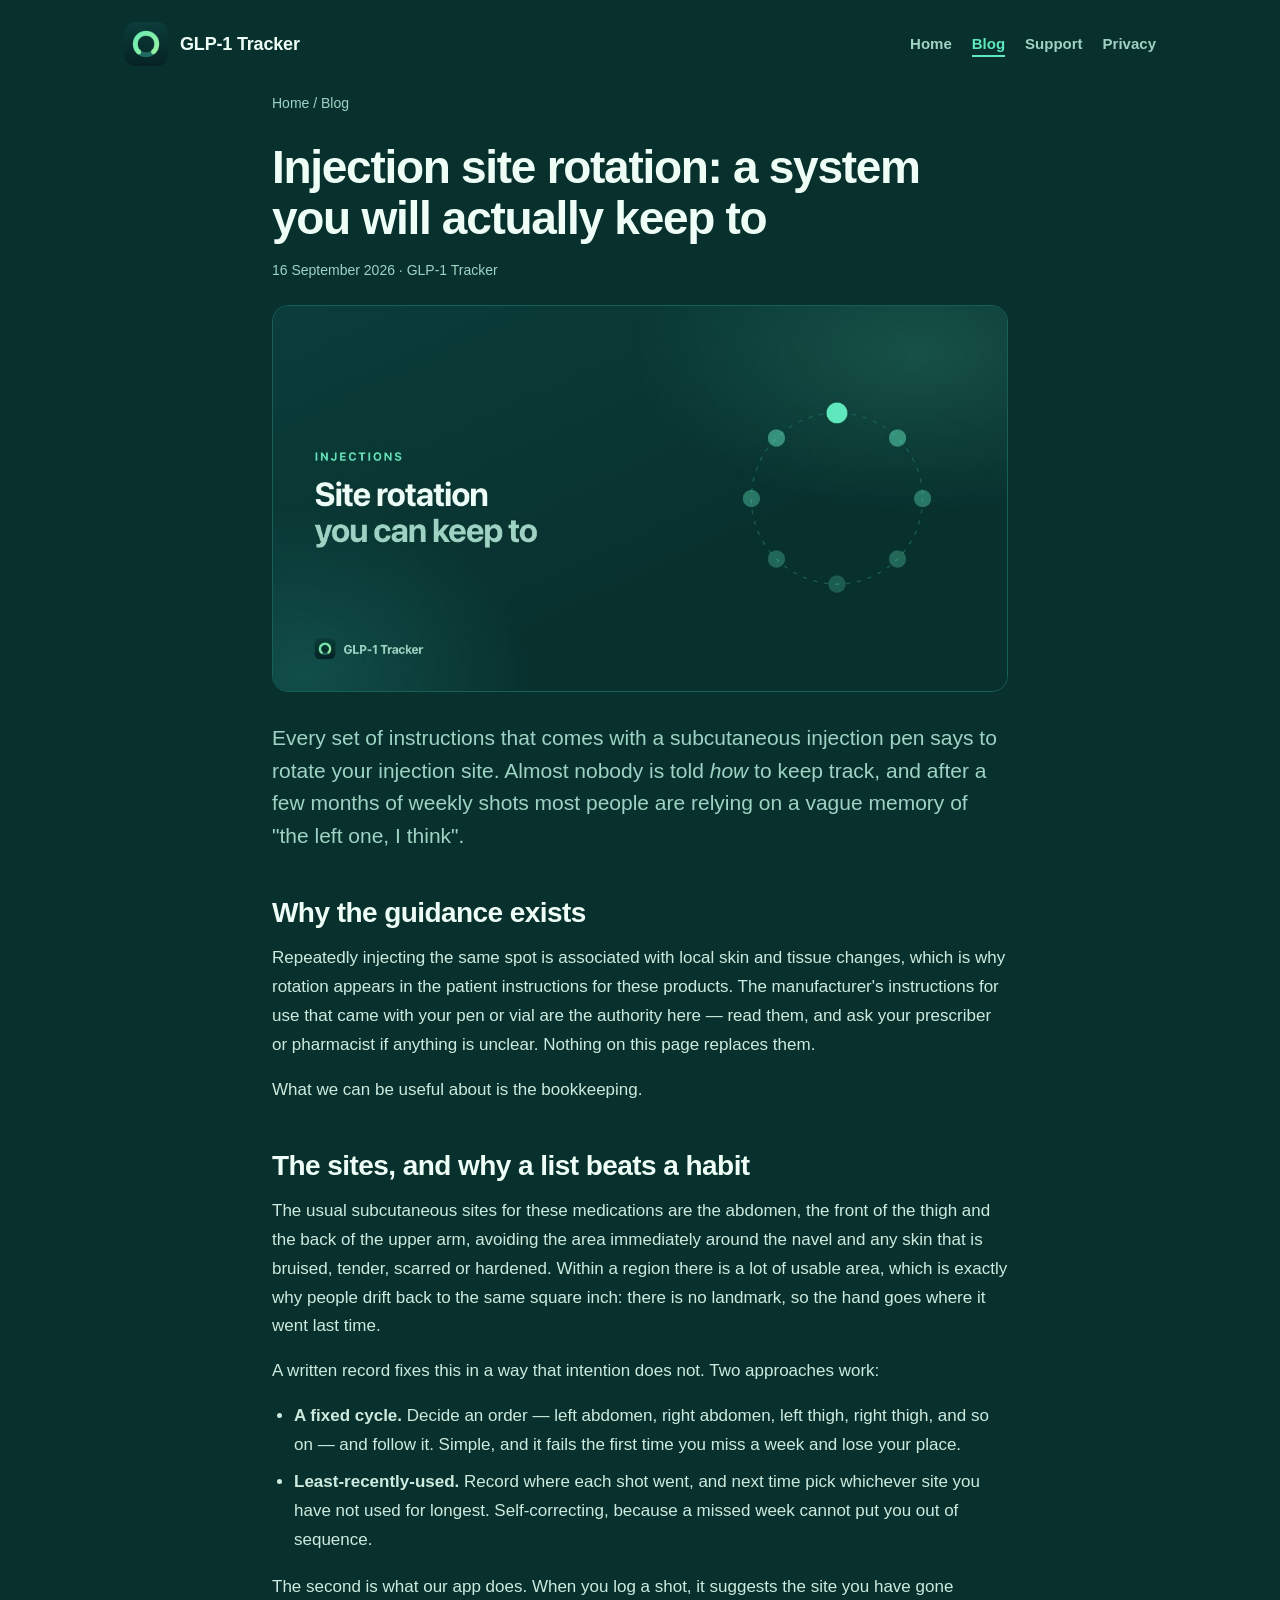
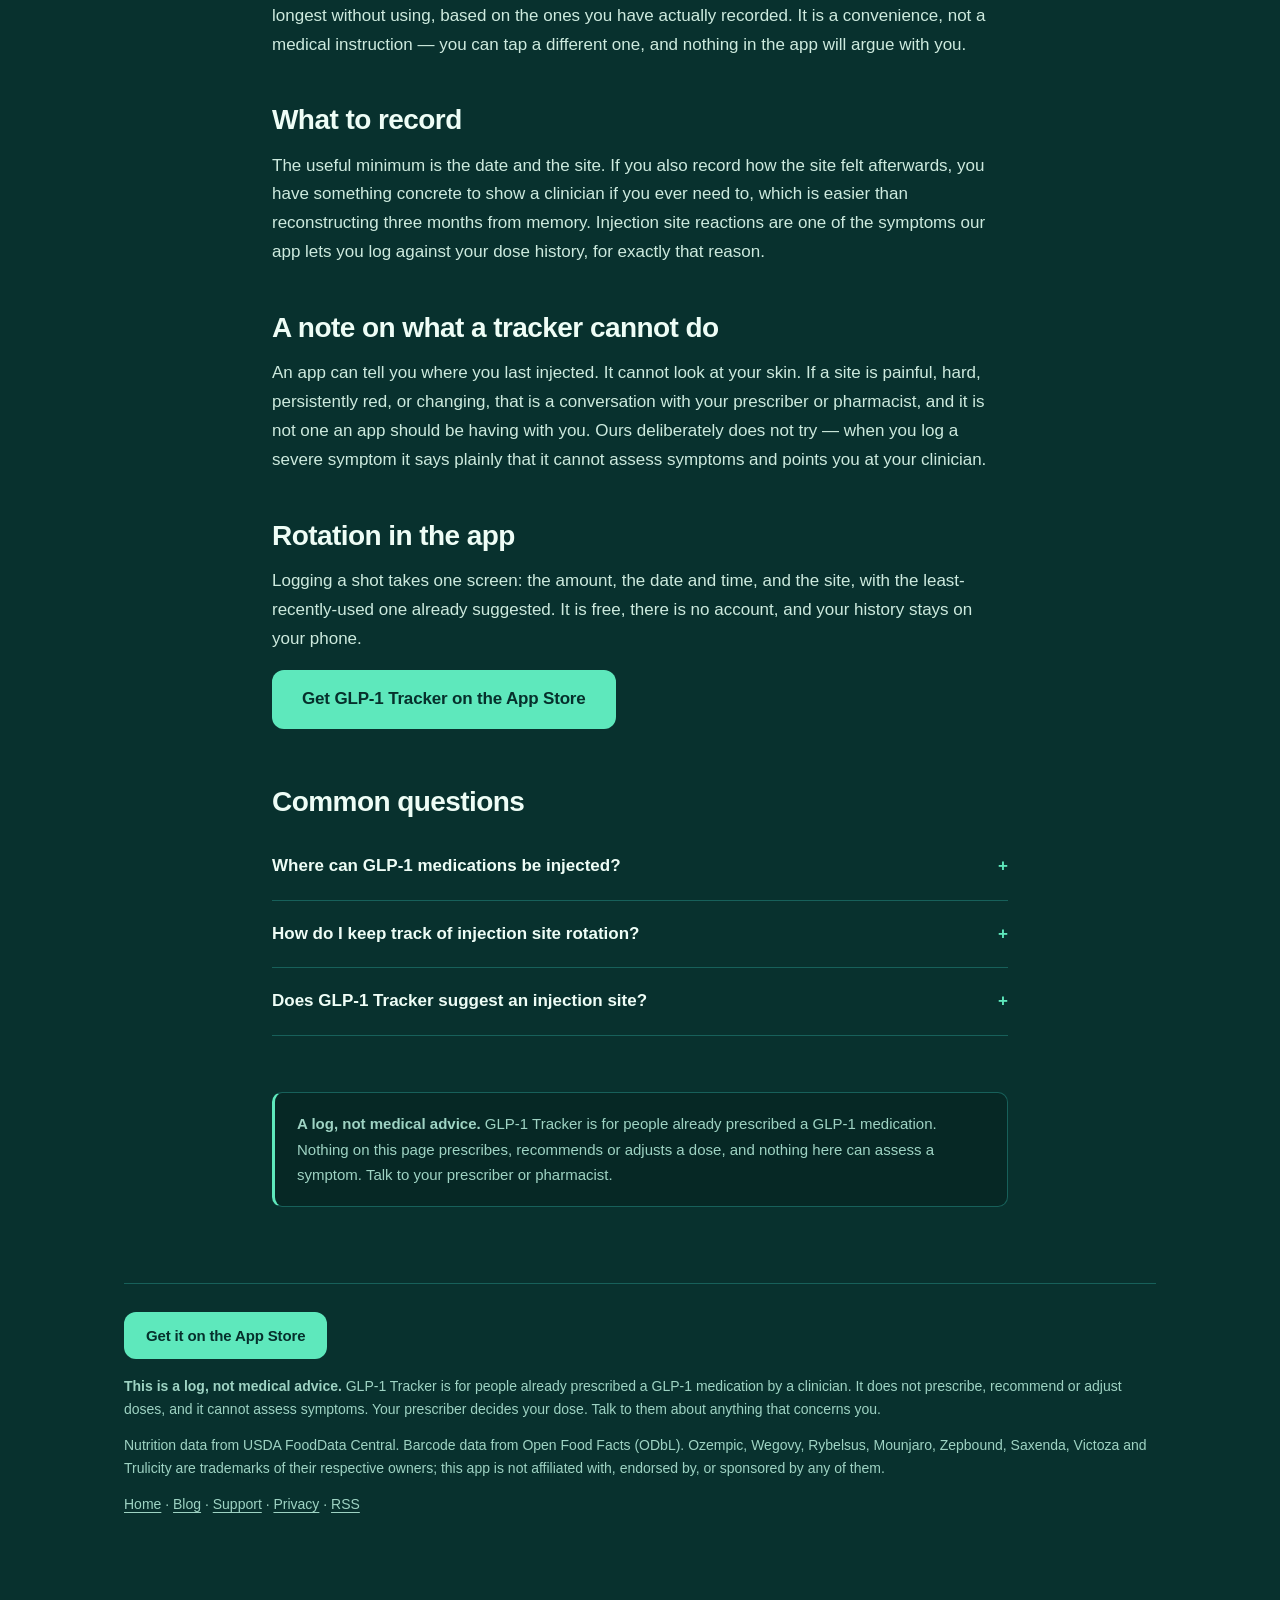
<file: blog/injection-site-rotation/index.html>
<!doctype html>
<html lang="en">
<head>
<meta charset="utf-8">
<meta name="viewport" content="width=device-width,initial-scale=1">
<title>Injection site rotation: a system you will actually keep to — GLP-1 Tracker</title>
<meta name="description" content="Rotating injection sites is standard guidance for subcutaneous injections. The hard part is remembering where you went last time. Here is a simple way to do it.">
<link rel="canonical" href="https://tanzil114.github.io/glp1-tracker/blog/injection-site-rotation/">
<meta name="robots" content="index,follow,max-image-preview:large">
<meta name="theme-color" content="#0b3d3a">
<meta name="color-scheme" content="dark">
<meta property="og:type" content="article">
<meta property="og:site_name" content="GLP-1 Tracker">
<meta property="og:title" content="Injection site rotation: a system you will actually keep to — GLP-1 Tracker">
<meta property="og:description" content="Rotating injection sites is standard guidance for subcutaneous injections. The hard part is remembering where you went last time. Here is a simple way to do it.">
<meta property="og:url" content="https://tanzil114.github.io/glp1-tracker/blog/injection-site-rotation/">
<meta property="og:image" content="https://tanzil114.github.io/glp1-tracker/img/blog-rotation.jpg">
<meta property="og:image:width" content="1200">
<meta property="og:image:height" content="630">
<meta property="og:locale" content="en_US">
<meta name="twitter:card" content="summary_large_image">
<meta name="twitter:title" content="Injection site rotation: a system you will actually keep to — GLP-1 Tracker">
<meta name="twitter:description" content="Rotating injection sites is standard guidance for subcutaneous injections. The hard part is remembering where you went last time. Here is a simple way to do it.">
<meta name="twitter:image" content="https://tanzil114.github.io/glp1-tracker/img/blog-rotation.jpg">
<link rel="icon" href="../../icon.png" type="image/png">
<link rel="apple-touch-icon" href="../../icon.png">
<link rel="alternate" type="application/rss+xml" title="GLP-1 Tracker blog" href="https://tanzil114.github.io/glp1-tracker/feed.xml">
<link rel="stylesheet" href="../../style.css">
<script type="application/ld+json">{
  "@context": "https://schema.org",
  "@type": "BlogPosting",
  "headline": "Injection site rotation: a system you will actually keep to \u2014 GLP-1 Tracker",
  "description": "Rotating injection sites is standard guidance for subcutaneous injections. The hard part is remembering where you went last time. Here is a simple way to do it.",
  "image": "https://tanzil114.github.io/glp1-tracker/img/blog-rotation.jpg",
  "datePublished": "2026-09-16",
  "dateModified": "2026-09-16",
  "author": { "@type": "Organization", "name": "GLP-1 Tracker", "url": "https://tanzil114.github.io/glp1-tracker/" },
  "publisher": { "@type": "Organization", "name": "GLP-1 Tracker", "url": "https://tanzil114.github.io/glp1-tracker/" },
  "mainEntityOfPage": { "@type": "WebPage", "@id": "https://tanzil114.github.io/glp1-tracker/blog/injection-site-rotation/" },
  "isAccessibleForFree": true,
  "inLanguage": "en"
}</script>
<script type="application/ld+json">{
  "@context": "https://schema.org",
  "@type": "FAQPage",
  "mainEntity": [
    {
      "@type": "Question",
      "name": "Where can GLP-1 medications be injected?",
      "acceptedAnswer": { "@type": "Answer", "text": "The usual subcutaneous sites are the abdomen, the front of the thigh and the back of the upper arm, avoiding the area immediately around the navel and any skin that is bruised, tender, scarred or hardened. Follow the instructions for use that came with your pen or vial, and ask your prescriber or pharmacist if anything is unclear." }
    },
    {
      "@type": "Question",
      "name": "How do I keep track of injection site rotation?",
      "acceptedAnswer": { "@type": "Answer", "text": "Record the date and site of every shot, then choose whichever site you have gone longest without using. That least-recently-used approach is self-correcting, unlike a fixed cycle, which breaks the first time you miss a week." }
    },
    {
      "@type": "Question",
      "name": "Does GLP-1 Tracker suggest an injection site?",
      "acceptedAnswer": { "@type": "Answer", "text": "Yes. When you log a shot it suggests the site you have gone longest without using, based on the shots you have recorded. It is a convenience rather than a medical instruction, and you can pick any site you like." }
    }
  ]
}</script>
<script type="application/ld+json">{
  "@context": "https://schema.org",
  "@type": "BreadcrumbList",
  "itemListElement": [
    { "@type": "ListItem", "position": 1, "name": "Home", "item": "https://tanzil114.github.io/glp1-tracker/" },
    { "@type": "ListItem", "position": 2, "name": "Blog", "item": "https://tanzil114.github.io/glp1-tracker/blog/" },
    { "@type": "ListItem", "position": 3, "name": "Injection site rotation: a system you will actually keep to", "item": "https://tanzil114.github.io/glp1-tracker/blog/injection-site-rotation/" }
  ]
}</script>
</head>
<body>
<a class="skip" href="#main">Skip to content</a>
<div class="wrap">
<header class="site">
  <a class="brand" href="../../index.html">
    <img src="../../icon.png" width="44" height="44" alt="">
    <span>GLP-1 Tracker</span>
  </a>
  <nav aria-label="Main"><a href="../../index.html">Home</a><a href="../../blog/" aria-current="page">Blog</a><a href="../../support.html">Support</a><a href="../../privacy.html">Privacy</a></nav>
</header>
<main id="main">

<article class="post">
  <nav class="crumbs" aria-label="Breadcrumb">
    <a href="../../index.html">Home</a> <span aria-hidden="true">/</span>
    <a href="../">Blog</a>
  </nav>
  <h1>Injection site rotation: a system you will actually keep to</h1>
  <p class="byline"><time datetime="2026-09-16">16 September 2026</time> · GLP-1 Tracker</p>
  <img class="post-hero" src="../../img/blog-rotation.jpg" width="1200" height="630" loading="lazy"
       decoding="async" alt="">
  
<p class="lede">Every set of instructions that comes with a subcutaneous injection pen says to
rotate your injection site. Almost nobody is told <em>how</em> to keep track, and after a few
months of weekly shots most people are relying on a vague memory of "the left one, I think".</p>

<h2>Why the guidance exists</h2>

<p>Repeatedly injecting the same spot is associated with local skin and tissue changes, which is
why rotation appears in the patient instructions for these products. The manufacturer's
instructions for use that came with your pen or vial are the authority here — read them, and ask
your prescriber or pharmacist if anything is unclear. Nothing on this page replaces them.</p>

<p>What we can be useful about is the bookkeeping.</p>

<h2>The sites, and why a list beats a habit</h2>

<p>The usual subcutaneous sites for these medications are the abdomen, the front of the thigh and
the back of the upper arm, avoiding the area immediately around the navel and any skin that is
bruised, tender, scarred or hardened. Within a region there is a lot of usable area, which is
exactly why people drift back to the same square inch: there is no landmark, so the hand goes where
it went last time.</p>

<p>A written record fixes this in a way that intention does not. Two approaches work:</p>

<ul>
<li><strong>A fixed cycle.</strong> Decide an order — left abdomen, right abdomen, left thigh,
right thigh, and so on — and follow it. Simple, and it fails the first time you miss a week and
lose your place.</li>
<li><strong>Least-recently-used.</strong> Record where each shot went, and next time pick whichever
site you have not used for longest. Self-correcting, because a missed week cannot put you out of
sequence.</li>
</ul>

<p>The second is what our app does. When you log a shot, it suggests the site you have gone
longest without using, based on the ones you have actually recorded. It is a convenience, not a
medical instruction — you can tap a different one, and nothing in the app will argue with you.</p>

<h2>What to record</h2>

<p>The useful minimum is the date and the site. If you also record how the site felt afterwards,
you have something concrete to show a clinician if you ever need to, which is easier than
reconstructing three months from memory. Injection site reactions are one of the symptoms our app
lets you log against your dose history, for exactly that reason.</p>

<h2>A note on what a tracker cannot do</h2>

<p>An app can tell you where you last injected. It cannot look at your skin. If a site is
painful, hard, persistently red, or changing, that is a conversation with your prescriber or
pharmacist, and it is not one an app should be having with you. Ours deliberately does not try —
when you log a severe symptom it says plainly that it cannot assess symptoms and points you at
your clinician.</p>

<h2>Rotation in the app</h2>

<p>Logging a shot takes one screen: the amount, the date and time, and the site, with the
least-recently-used one already suggested. It is free, there is no account, and your history stays
on your phone.</p>

<p><a class="btn" href="https://apps.apple.com/app/id6805192887">Get GLP-1 Tracker on the App
Store</a></p>

  <section class="faq"><h2>Common questions</h2><details><summary>Where can GLP-1 medications be injected?</summary><p>The usual subcutaneous sites are the abdomen, the front of the thigh and the back of the upper arm, avoiding the area immediately around the navel and any skin that is bruised, tender, scarred or hardened. Follow the instructions for use that came with your pen or vial, and ask your prescriber or pharmacist if anything is unclear.</p></details><details><summary>How do I keep track of injection site rotation?</summary><p>Record the date and site of every shot, then choose whichever site you have gone longest without using. That least-recently-used approach is self-correcting, unlike a fixed cycle, which breaks the first time you miss a week.</p></details><details><summary>Does GLP-1 Tracker suggest an injection site?</summary><p>Yes. When you log a shot it suggests the site you have gone longest without using, based on the shots you have recorded. It is a convenience rather than a medical instruction, and you can pick any site you like.</p></details></section>
  <aside class="note">
    <p><strong>A log, not medical advice.</strong> GLP-1 Tracker is for people already prescribed a
    GLP-1 medication. Nothing on this page prescribes, recommends or adjusts a dose, and nothing
    here can assess a symptom. Talk to your prescriber or pharmacist.</p>
  </aside>
</article>

</main>
<footer class="site">
  <p><a class="btn small" href="https://apps.apple.com/app/id6805192887">Get it on the App Store</a></p>
  <p class="fine"><strong>This is a log, not medical advice.</strong> GLP-1 Tracker is for people
  already prescribed a GLP-1 medication by a clinician. It does not prescribe, recommend or adjust
  doses, and it cannot assess symptoms. Your prescriber decides your dose. Talk to them about
  anything that concerns you.</p>
  <p class="fine">Nutrition data from USDA FoodData Central. Barcode data from
  Open Food Facts (ODbL). Ozempic, Wegovy, Rybelsus, Mounjaro, Zepbound, Saxenda, Victoza and
  Trulicity are trademarks of their respective owners; this app is not affiliated with, endorsed
  by, or sponsored by any of them.</p>
  <p class="fine"><a href="../../index.html">Home</a> · <a href="../../blog/">Blog</a> ·
  <a href="../../support.html">Support</a> · <a href="../../privacy.html">Privacy</a> ·
  <a href="https://tanzil114.github.io/glp1-tracker/feed.xml">RSS</a></p>
</footer>
</div>
</body>
</html>
</file>
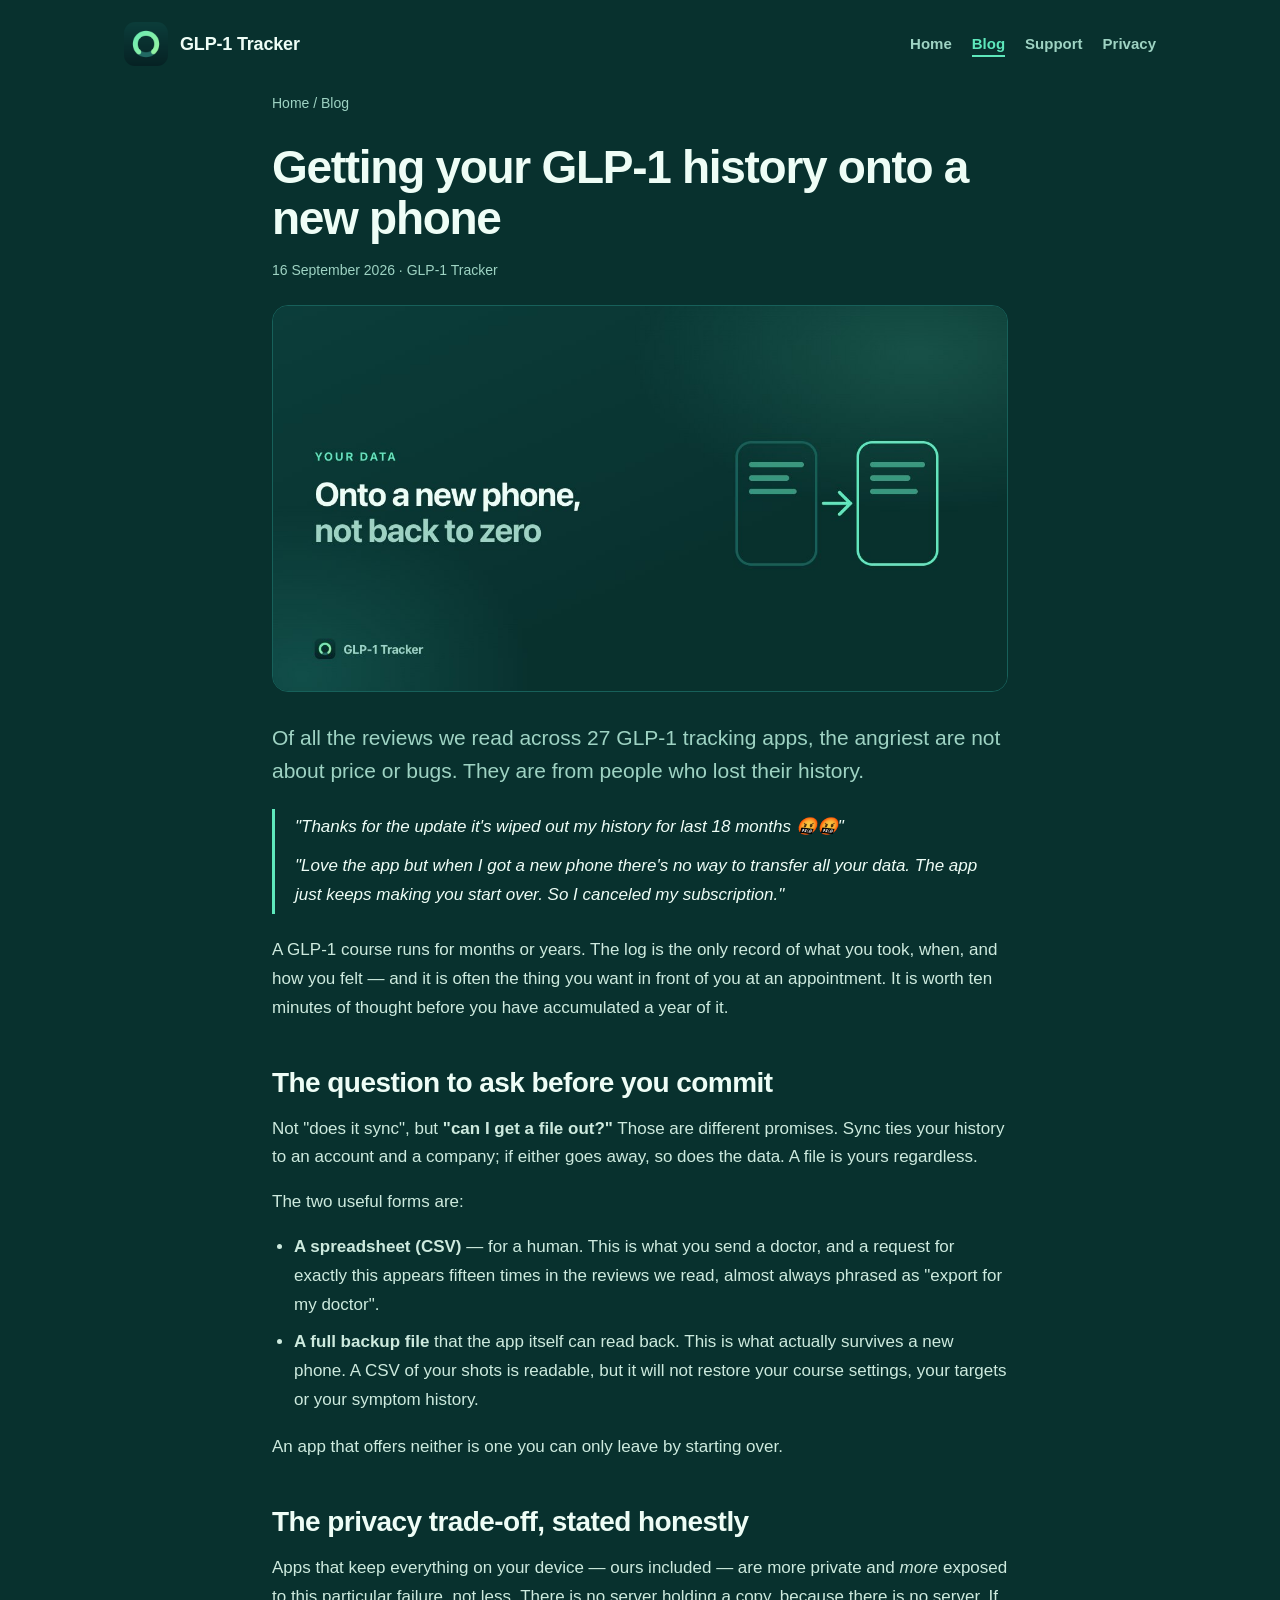
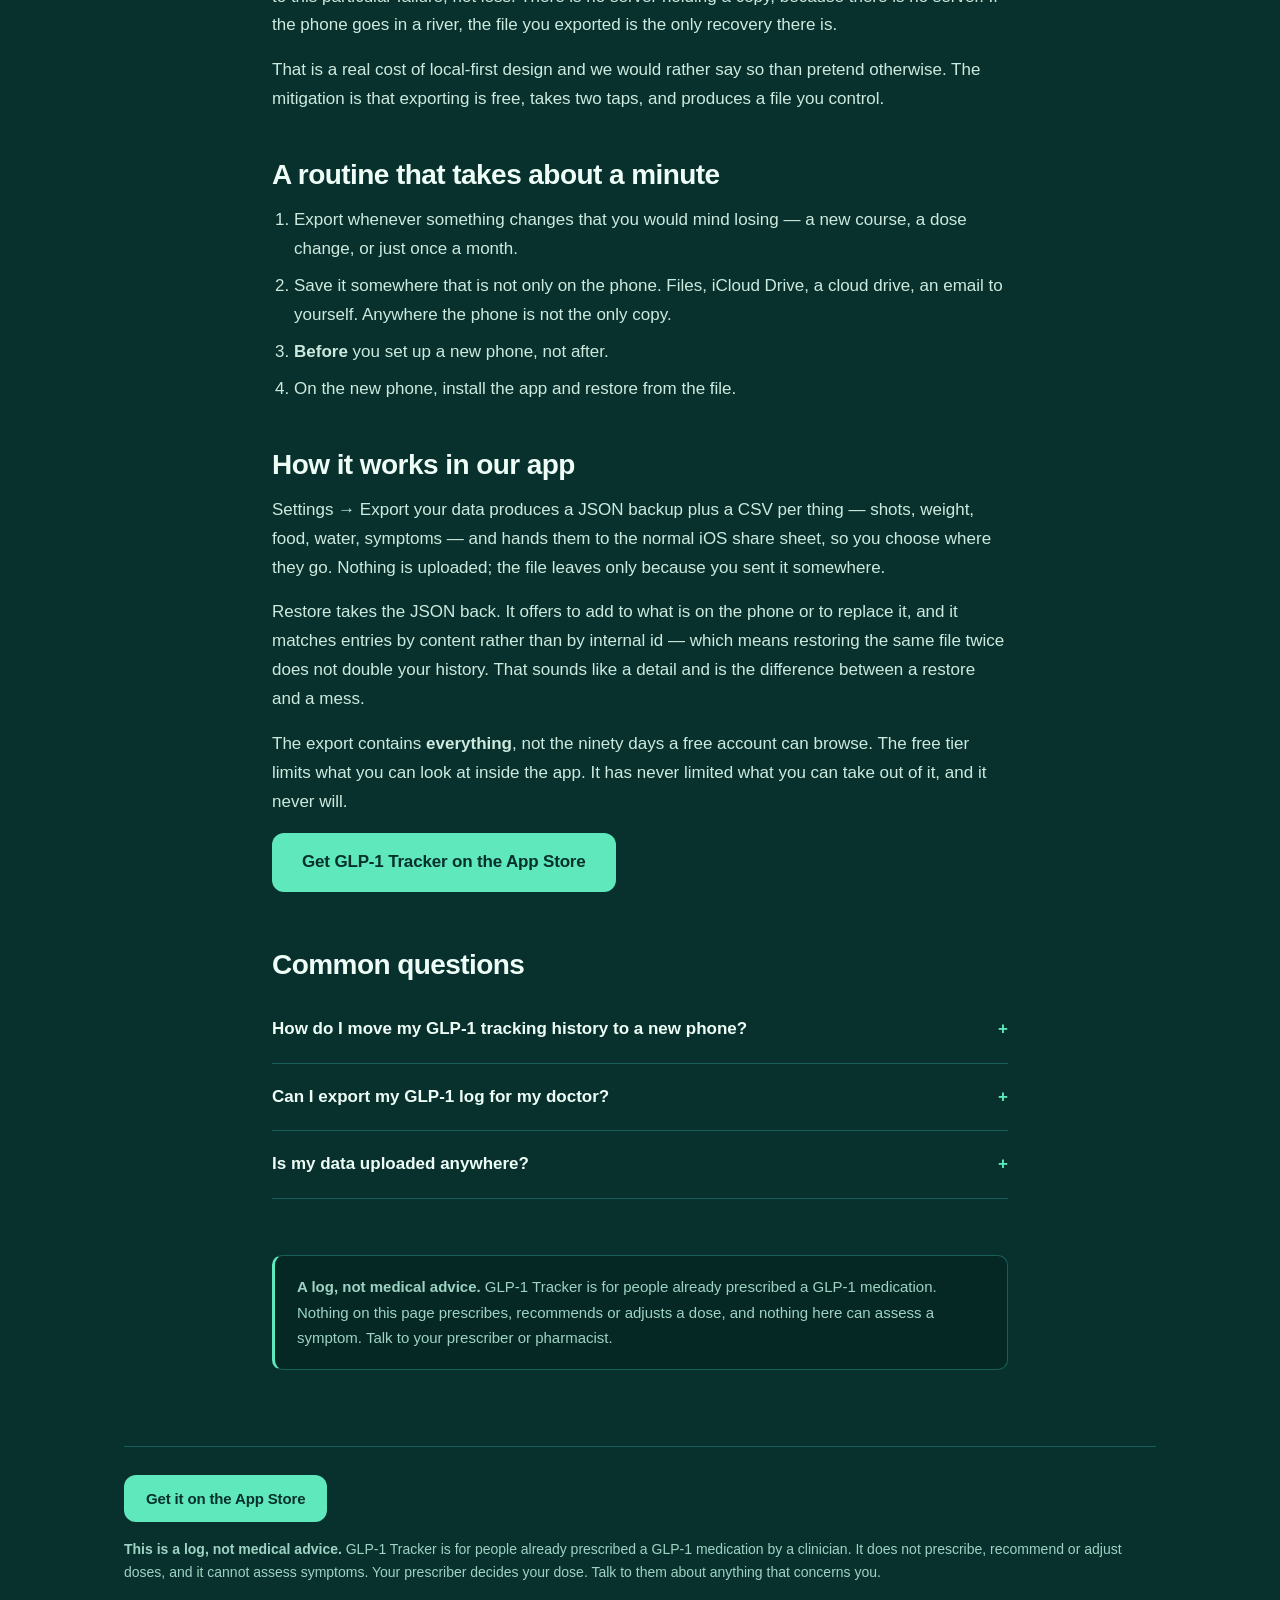
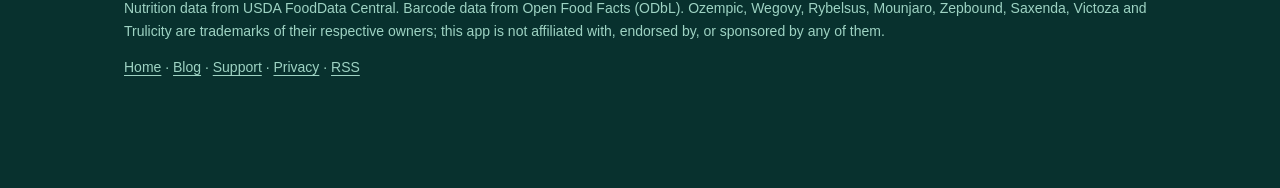
<file: blog/keep-your-glp1-data-when-you-change-phones/index.html>
<!doctype html>
<html lang="en">
<head>
<meta charset="utf-8">
<meta name="viewport" content="width=device-width,initial-scale=1">
<title>Getting your GLP-1 history onto a new phone — GLP-1 Tracker</title>
<meta name="description" content="Losing a year of injection history to a new phone is a common complaint. How to avoid it, and what to ask before trusting an app with your log.">
<link rel="canonical" href="https://tanzil114.github.io/glp1-tracker/blog/keep-your-glp1-data-when-you-change-phones/">
<meta name="robots" content="index,follow,max-image-preview:large">
<meta name="theme-color" content="#0b3d3a">
<meta name="color-scheme" content="dark">
<meta property="og:type" content="article">
<meta property="og:site_name" content="GLP-1 Tracker">
<meta property="og:title" content="Getting your GLP-1 history onto a new phone — GLP-1 Tracker">
<meta property="og:description" content="Losing a year of injection history to a new phone is a common complaint. How to avoid it, and what to ask before trusting an app with your log.">
<meta property="og:url" content="https://tanzil114.github.io/glp1-tracker/blog/keep-your-glp1-data-when-you-change-phones/">
<meta property="og:image" content="https://tanzil114.github.io/glp1-tracker/img/blog-export.jpg">
<meta property="og:image:width" content="1200">
<meta property="og:image:height" content="630">
<meta property="og:locale" content="en_US">
<meta name="twitter:card" content="summary_large_image">
<meta name="twitter:title" content="Getting your GLP-1 history onto a new phone — GLP-1 Tracker">
<meta name="twitter:description" content="Losing a year of injection history to a new phone is a common complaint. How to avoid it, and what to ask before trusting an app with your log.">
<meta name="twitter:image" content="https://tanzil114.github.io/glp1-tracker/img/blog-export.jpg">
<link rel="icon" href="../../icon.png" type="image/png">
<link rel="apple-touch-icon" href="../../icon.png">
<link rel="alternate" type="application/rss+xml" title="GLP-1 Tracker blog" href="https://tanzil114.github.io/glp1-tracker/feed.xml">
<link rel="stylesheet" href="../../style.css">
<script type="application/ld+json">{
  "@context": "https://schema.org",
  "@type": "BlogPosting",
  "headline": "Getting your GLP-1 history onto a new phone \u2014 GLP-1 Tracker",
  "description": "Losing a year of injection history to a new phone is a common complaint. How to avoid it, and what to ask before trusting an app with your log.",
  "image": "https://tanzil114.github.io/glp1-tracker/img/blog-export.jpg",
  "datePublished": "2026-09-16",
  "dateModified": "2026-09-16",
  "author": { "@type": "Organization", "name": "GLP-1 Tracker", "url": "https://tanzil114.github.io/glp1-tracker/" },
  "publisher": { "@type": "Organization", "name": "GLP-1 Tracker", "url": "https://tanzil114.github.io/glp1-tracker/" },
  "mainEntityOfPage": { "@type": "WebPage", "@id": "https://tanzil114.github.io/glp1-tracker/blog/keep-your-glp1-data-when-you-change-phones/" },
  "isAccessibleForFree": true,
  "inLanguage": "en"
}</script>
<script type="application/ld+json">{
  "@context": "https://schema.org",
  "@type": "FAQPage",
  "mainEntity": [
    {
      "@type": "Question",
      "name": "How do I move my GLP-1 tracking history to a new phone?",
      "acceptedAnswer": { "@type": "Answer", "text": "Export a full backup file from the old phone before you switch, save it somewhere other than the phone itself, then restore it on the new one. A CSV alone is not enough \u2014 it is readable by a person but will not restore your course settings, targets and symptom history." }
    },
    {
      "@type": "Question",
      "name": "Can I export my GLP-1 log for my doctor?",
      "acceptedAnswer": { "@type": "Answer", "text": "In GLP-1 Tracker, yes: Settings \u2192 Export your data produces a spreadsheet for each of shots, weight, food, water and symptoms, plus a full backup file, handed to the normal iOS share sheet. It includes your whole history, not just the last ninety days." }
    },
    {
      "@type": "Question",
      "name": "Is my data uploaded anywhere?",
      "acceptedAnswer": { "@type": "Answer", "text": "No. GLP-1 Tracker keeps everything in a database on your phone. The only time a file leaves the device is when you export it and choose where to send it." }
    }
  ]
}</script>
<script type="application/ld+json">{
  "@context": "https://schema.org",
  "@type": "BreadcrumbList",
  "itemListElement": [
    { "@type": "ListItem", "position": 1, "name": "Home", "item": "https://tanzil114.github.io/glp1-tracker/" },
    { "@type": "ListItem", "position": 2, "name": "Blog", "item": "https://tanzil114.github.io/glp1-tracker/blog/" },
    { "@type": "ListItem", "position": 3, "name": "Getting your GLP-1 history onto a new phone", "item": "https://tanzil114.github.io/glp1-tracker/blog/keep-your-glp1-data-when-you-change-phones/" }
  ]
}</script>
</head>
<body>
<a class="skip" href="#main">Skip to content</a>
<div class="wrap">
<header class="site">
  <a class="brand" href="../../index.html">
    <img src="../../icon.png" width="44" height="44" alt="">
    <span>GLP-1 Tracker</span>
  </a>
  <nav aria-label="Main"><a href="../../index.html">Home</a><a href="../../blog/" aria-current="page">Blog</a><a href="../../support.html">Support</a><a href="../../privacy.html">Privacy</a></nav>
</header>
<main id="main">

<article class="post">
  <nav class="crumbs" aria-label="Breadcrumb">
    <a href="../../index.html">Home</a> <span aria-hidden="true">/</span>
    <a href="../">Blog</a>
  </nav>
  <h1>Getting your GLP-1 history onto a new phone</h1>
  <p class="byline"><time datetime="2026-09-16">16 September 2026</time> · GLP-1 Tracker</p>
  <img class="post-hero" src="../../img/blog-export.jpg" width="1200" height="630" loading="lazy"
       decoding="async" alt="">
  
<p class="lede">Of all the reviews we read across 27 GLP-1 tracking apps, the angriest are not
about price or bugs. They are from people who lost their history.</p>

<blockquote>
<p>"Thanks for the update it's wiped out my history for last 18 months 🤬🤬"</p>
<p>"Love the app but when I got a new phone there's no way to transfer all your data. The app just
keeps making you start over. So I canceled my subscription."</p>
</blockquote>

<p>A GLP-1 course runs for months or years. The log is the only record of what you took, when, and
how you felt — and it is often the thing you want in front of you at an appointment. It is worth
ten minutes of thought before you have accumulated a year of it.</p>

<h2>The question to ask before you commit</h2>

<p>Not "does it sync", but <strong>"can I get a file out?"</strong> Those are different promises.
Sync ties your history to an account and a company; if either goes away, so does the data. A file
is yours regardless.</p>

<p>The two useful forms are:</p>

<ul>
<li><strong>A spreadsheet (CSV)</strong> — for a human. This is what you send a doctor, and a
request for exactly this appears fifteen times in the reviews we read, almost always phrased as
"export for my doctor".</li>
<li><strong>A full backup file</strong> that the app itself can read back. This is what actually
survives a new phone. A CSV of your shots is readable, but it will not restore your course
settings, your targets or your symptom history.</li>
</ul>

<p>An app that offers neither is one you can only leave by starting over.</p>

<h2>The privacy trade-off, stated honestly</h2>

<p>Apps that keep everything on your device — ours included — are more private and
<em>more</em> exposed to this particular failure, not less. There is no server holding a copy,
because there is no server. If the phone goes in a river, the file you exported is the only
recovery there is.</p>

<p>That is a real cost of local-first design and we would rather say so than pretend otherwise.
The mitigation is that exporting is free, takes two taps, and produces a file you control.</p>

<h2>A routine that takes about a minute</h2>

<ol>
<li>Export whenever something changes that you would mind losing — a new course, a dose change, or
just once a month.</li>
<li>Save it somewhere that is not only on the phone. Files, iCloud Drive, a cloud drive, an email
to yourself. Anywhere the phone is not the only copy.</li>
<li><strong>Before</strong> you set up a new phone, not after.</li>
<li>On the new phone, install the app and restore from the file.</li>
</ol>

<h2>How it works in our app</h2>

<p>Settings → Export your data produces a JSON backup plus a CSV per thing — shots, weight, food,
water, symptoms — and hands them to the normal iOS share sheet, so you choose where they go.
Nothing is uploaded; the file leaves only because you sent it somewhere.</p>

<p>Restore takes the JSON back. It offers to add to what is on the phone or to replace it, and it
matches entries by content rather than by internal id — which means restoring the same file twice
does not double your history. That sounds like a detail and is the difference between a restore
and a mess.</p>

<p>The export contains <strong>everything</strong>, not the ninety days a free account can browse.
The free tier limits what you can look at inside the app. It has never limited what you can take
out of it, and it never will.</p>

<p><a class="btn" href="https://apps.apple.com/app/id6805192887">Get GLP-1 Tracker on the App
Store</a></p>

  <section class="faq"><h2>Common questions</h2><details><summary>How do I move my GLP-1 tracking history to a new phone?</summary><p>Export a full backup file from the old phone before you switch, save it somewhere other than the phone itself, then restore it on the new one. A CSV alone is not enough — it is readable by a person but will not restore your course settings, targets and symptom history.</p></details><details><summary>Can I export my GLP-1 log for my doctor?</summary><p>In GLP-1 Tracker, yes: Settings → Export your data produces a spreadsheet for each of shots, weight, food, water and symptoms, plus a full backup file, handed to the normal iOS share sheet. It includes your whole history, not just the last ninety days.</p></details><details><summary>Is my data uploaded anywhere?</summary><p>No. GLP-1 Tracker keeps everything in a database on your phone. The only time a file leaves the device is when you export it and choose where to send it.</p></details></section>
  <aside class="note">
    <p><strong>A log, not medical advice.</strong> GLP-1 Tracker is for people already prescribed a
    GLP-1 medication. Nothing on this page prescribes, recommends or adjusts a dose, and nothing
    here can assess a symptom. Talk to your prescriber or pharmacist.</p>
  </aside>
</article>

</main>
<footer class="site">
  <p><a class="btn small" href="https://apps.apple.com/app/id6805192887">Get it on the App Store</a></p>
  <p class="fine"><strong>This is a log, not medical advice.</strong> GLP-1 Tracker is for people
  already prescribed a GLP-1 medication by a clinician. It does not prescribe, recommend or adjust
  doses, and it cannot assess symptoms. Your prescriber decides your dose. Talk to them about
  anything that concerns you.</p>
  <p class="fine">Nutrition data from USDA FoodData Central. Barcode data from
  Open Food Facts (ODbL). Ozempic, Wegovy, Rybelsus, Mounjaro, Zepbound, Saxenda, Victoza and
  Trulicity are trademarks of their respective owners; this app is not affiliated with, endorsed
  by, or sponsored by any of them.</p>
  <p class="fine"><a href="../../index.html">Home</a> · <a href="../../blog/">Blog</a> ·
  <a href="../../support.html">Support</a> · <a href="../../privacy.html">Privacy</a> ·
  <a href="https://tanzil114.github.io/glp1-tracker/feed.xml">RSS</a></p>
</footer>
</div>
</body>
</html>
</file>
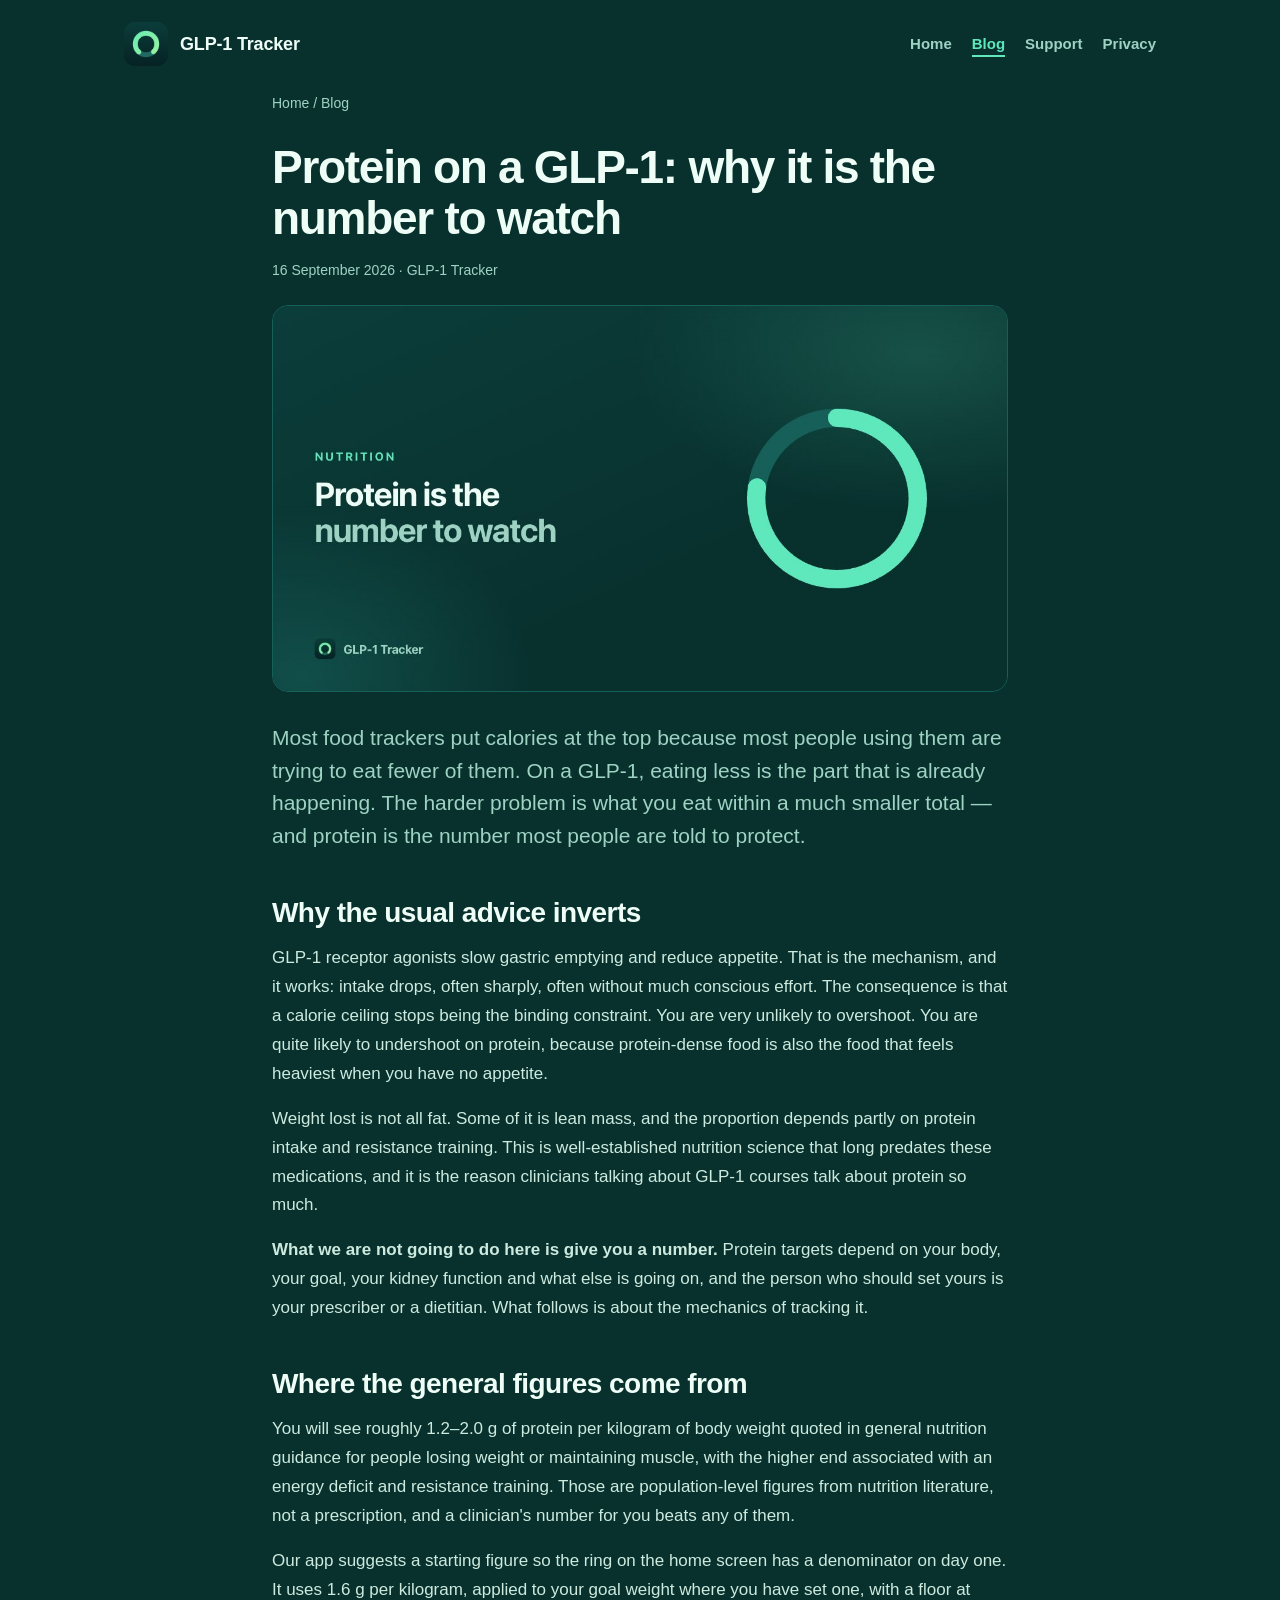
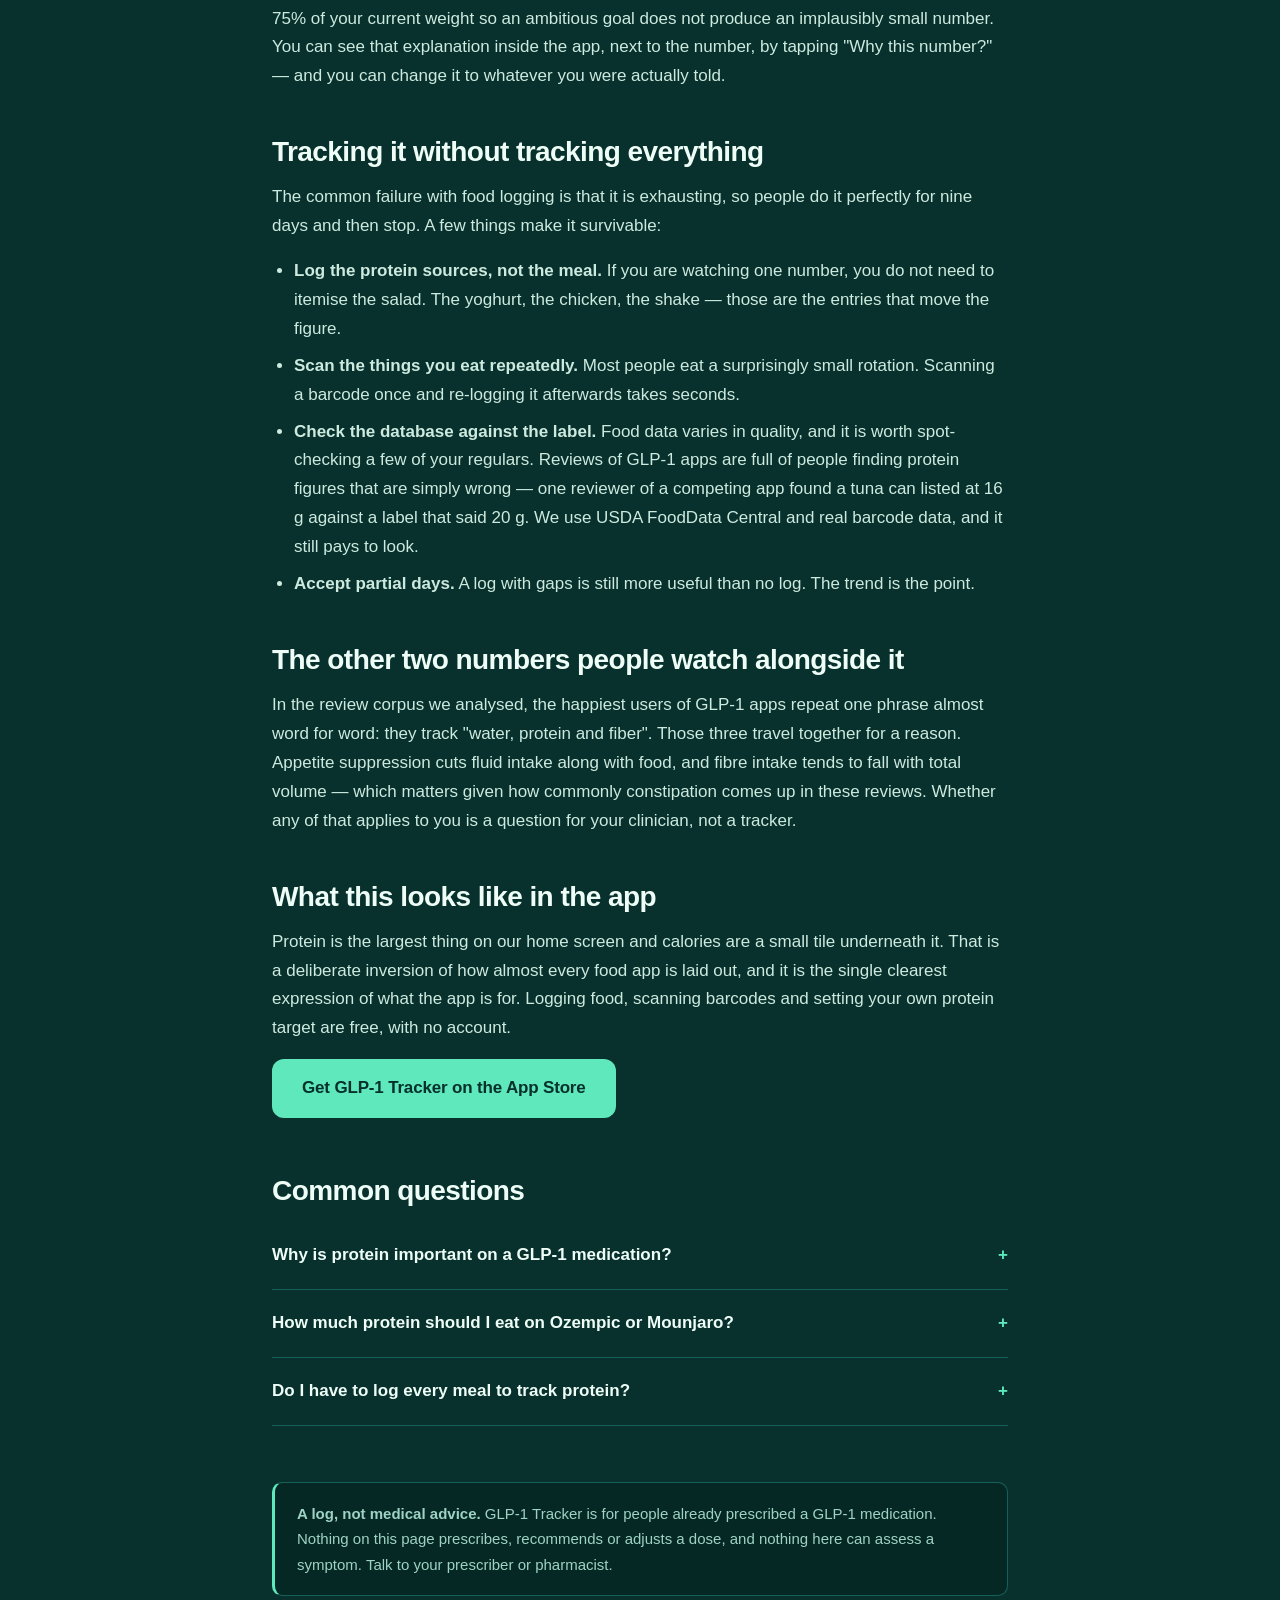
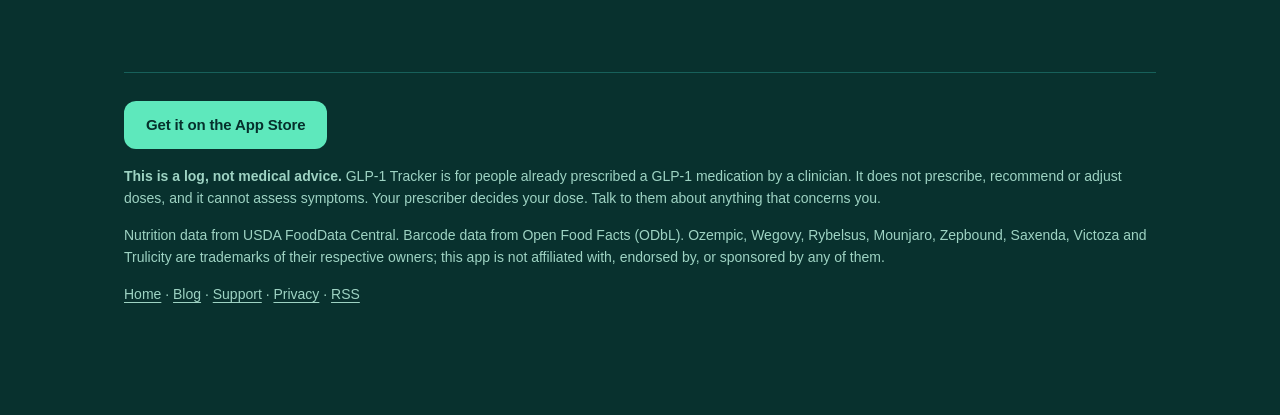
<file: blog/protein-on-a-glp-1/index.html>
<!doctype html>
<html lang="en">
<head>
<meta charset="utf-8">
<meta name="viewport" content="width=device-width,initial-scale=1">
<title>Protein on a GLP-1: why it is the number to watch — GLP-1 Tracker</title>
<meta name="description" content="Appetite falls fast on a GLP-1. Why protein is the number most people are told to protect, and how to track it without counting every meal.">
<link rel="canonical" href="https://tanzil114.github.io/glp1-tracker/blog/protein-on-a-glp-1/">
<meta name="robots" content="index,follow,max-image-preview:large">
<meta name="theme-color" content="#0b3d3a">
<meta name="color-scheme" content="dark">
<meta property="og:type" content="article">
<meta property="og:site_name" content="GLP-1 Tracker">
<meta property="og:title" content="Protein on a GLP-1: why it is the number to watch — GLP-1 Tracker">
<meta property="og:description" content="Appetite falls fast on a GLP-1. Why protein is the number most people are told to protect, and how to track it without counting every meal.">
<meta property="og:url" content="https://tanzil114.github.io/glp1-tracker/blog/protein-on-a-glp-1/">
<meta property="og:image" content="https://tanzil114.github.io/glp1-tracker/img/blog-protein.jpg">
<meta property="og:image:width" content="1200">
<meta property="og:image:height" content="630">
<meta property="og:locale" content="en_US">
<meta name="twitter:card" content="summary_large_image">
<meta name="twitter:title" content="Protein on a GLP-1: why it is the number to watch — GLP-1 Tracker">
<meta name="twitter:description" content="Appetite falls fast on a GLP-1. Why protein is the number most people are told to protect, and how to track it without counting every meal.">
<meta name="twitter:image" content="https://tanzil114.github.io/glp1-tracker/img/blog-protein.jpg">
<link rel="icon" href="../../icon.png" type="image/png">
<link rel="apple-touch-icon" href="../../icon.png">
<link rel="alternate" type="application/rss+xml" title="GLP-1 Tracker blog" href="https://tanzil114.github.io/glp1-tracker/feed.xml">
<link rel="stylesheet" href="../../style.css">
<script type="application/ld+json">{
  "@context": "https://schema.org",
  "@type": "BlogPosting",
  "headline": "Protein on a GLP-1: why it is the number to watch \u2014 GLP-1 Tracker",
  "description": "Appetite falls fast on a GLP-1. Why protein is the number most people are told to protect, and how to track it without counting every meal.",
  "image": "https://tanzil114.github.io/glp1-tracker/img/blog-protein.jpg",
  "datePublished": "2026-09-16",
  "dateModified": "2026-09-16",
  "author": { "@type": "Organization", "name": "GLP-1 Tracker", "url": "https://tanzil114.github.io/glp1-tracker/" },
  "publisher": { "@type": "Organization", "name": "GLP-1 Tracker", "url": "https://tanzil114.github.io/glp1-tracker/" },
  "mainEntityOfPage": { "@type": "WebPage", "@id": "https://tanzil114.github.io/glp1-tracker/blog/protein-on-a-glp-1/" },
  "isAccessibleForFree": true,
  "inLanguage": "en"
}</script>
<script type="application/ld+json">{
  "@context": "https://schema.org",
  "@type": "FAQPage",
  "mainEntity": [
    {
      "@type": "Question",
      "name": "Why is protein important on a GLP-1 medication?",
      "acceptedAnswer": { "@type": "Answer", "text": "Appetite and total intake fall sharply on a GLP-1, and weight lost includes some lean mass as well as fat. Protein intake, alongside resistance training, is associated with preserving lean mass during weight loss. Your protein target should be set by your prescriber or a dietitian." }
    },
    {
      "@type": "Question",
      "name": "How much protein should I eat on Ozempic or Mounjaro?",
      "acceptedAnswer": { "@type": "Answer", "text": "That is a question for your prescriber or a dietitian, and depends on your body, your goal and your kidney function. General nutrition guidance for people losing weight quotes roughly 1.2 to 2.0 g per kilogram of body weight, but those are population figures rather than advice for any individual." }
    },
    {
      "@type": "Question",
      "name": "Do I have to log every meal to track protein?",
      "acceptedAnswer": { "@type": "Answer", "text": "No. Logging only the protein sources \u2014 the yoghurt, the chicken, the shake \u2014 moves the number that matters, and a log with gaps is far more useful than a log you abandon." }
    }
  ]
}</script>
<script type="application/ld+json">{
  "@context": "https://schema.org",
  "@type": "BreadcrumbList",
  "itemListElement": [
    { "@type": "ListItem", "position": 1, "name": "Home", "item": "https://tanzil114.github.io/glp1-tracker/" },
    { "@type": "ListItem", "position": 2, "name": "Blog", "item": "https://tanzil114.github.io/glp1-tracker/blog/" },
    { "@type": "ListItem", "position": 3, "name": "Protein on a GLP-1: why it is the number to watch", "item": "https://tanzil114.github.io/glp1-tracker/blog/protein-on-a-glp-1/" }
  ]
}</script>
</head>
<body>
<a class="skip" href="#main">Skip to content</a>
<div class="wrap">
<header class="site">
  <a class="brand" href="../../index.html">
    <img src="../../icon.png" width="44" height="44" alt="">
    <span>GLP-1 Tracker</span>
  </a>
  <nav aria-label="Main"><a href="../../index.html">Home</a><a href="../../blog/" aria-current="page">Blog</a><a href="../../support.html">Support</a><a href="../../privacy.html">Privacy</a></nav>
</header>
<main id="main">

<article class="post">
  <nav class="crumbs" aria-label="Breadcrumb">
    <a href="../../index.html">Home</a> <span aria-hidden="true">/</span>
    <a href="../">Blog</a>
  </nav>
  <h1>Protein on a GLP-1: why it is the number to watch</h1>
  <p class="byline"><time datetime="2026-09-16">16 September 2026</time> · GLP-1 Tracker</p>
  <img class="post-hero" src="../../img/blog-protein.jpg" width="1200" height="630" loading="lazy"
       decoding="async" alt="">
  
<p class="lede">Most food trackers put calories at the top because most people using them are
trying to eat fewer of them. On a GLP-1, eating less is the part that is already happening. The
harder problem is what you eat within a much smaller total — and protein is the number most people
are told to protect.</p>

<h2>Why the usual advice inverts</h2>

<p>GLP-1 receptor agonists slow gastric emptying and reduce appetite. That is the mechanism, and it
works: intake drops, often sharply, often without much conscious effort. The consequence is that a
calorie ceiling stops being the binding constraint. You are very unlikely to overshoot. You are
quite likely to undershoot on protein, because protein-dense food is also the food that feels
heaviest when you have no appetite.</p>

<p>Weight lost is not all fat. Some of it is lean mass, and the proportion depends partly on
protein intake and resistance training. This is well-established nutrition science that long
predates these medications, and it is the reason clinicians talking about GLP-1 courses talk about
protein so much.</p>

<p><strong>What we are not going to do here is give you a number.</strong> Protein targets depend
on your body, your goal, your kidney function and what else is going on, and the person who should
set yours is your prescriber or a dietitian. What follows is about the mechanics of tracking it.</p>

<h2>Where the general figures come from</h2>

<p>You will see roughly 1.2–2.0 g of protein per kilogram of body weight quoted in general
nutrition guidance for people losing weight or maintaining muscle, with the higher end associated
with an energy deficit and resistance training. Those are population-level figures from nutrition
literature, not a prescription, and a clinician's number for you beats any of them.</p>

<p>Our app suggests a starting figure so the ring on the home screen has a denominator on day one.
It uses 1.6 g per kilogram, applied to your goal weight where you have set one, with a floor at 75%
of your current weight so an ambitious goal does not produce an implausibly small number. You can
see that explanation inside the app, next to the number, by tapping "Why this number?" — and you
can change it to whatever you were actually told.</p>

<h2>Tracking it without tracking everything</h2>

<p>The common failure with food logging is that it is exhausting, so people do it perfectly for
nine days and then stop. A few things make it survivable:</p>

<ul>
<li><strong>Log the protein sources, not the meal.</strong> If you are watching one number, you do
not need to itemise the salad. The yoghurt, the chicken, the shake — those are the entries that
move the figure.</li>
<li><strong>Scan the things you eat repeatedly.</strong> Most people eat a surprisingly small
rotation. Scanning a barcode once and re-logging it afterwards takes seconds.</li>
<li><strong>Check the database against the label.</strong> Food data varies in quality, and it is
worth spot-checking a few of your regulars. Reviews of GLP-1 apps are full of people finding
protein figures that are simply wrong — one reviewer of a competing app found a tuna can listed at
16 g against a label that said 20 g. We use USDA FoodData Central and real barcode data, and it
still pays to look.</li>
<li><strong>Accept partial days.</strong> A log with gaps is still more useful than no log. The
trend is the point.</li>
</ul>

<h2>The other two numbers people watch alongside it</h2>

<p>In the review corpus we analysed, the happiest users of GLP-1 apps repeat one phrase almost
word for word: they track "water, protein and fiber". Those three travel together for a reason.
Appetite suppression cuts fluid intake along with food, and fibre intake tends to fall with total
volume — which matters given how commonly constipation comes up in these reviews. Whether any of
that applies to you is a question for your clinician, not a tracker.</p>

<h2>What this looks like in the app</h2>

<p>Protein is the largest thing on our home screen and calories are a small tile underneath it.
That is a deliberate inversion of how almost every food app is laid out, and it is the single
clearest expression of what the app is for. Logging food, scanning barcodes and setting your own
protein target are free, with no account.</p>

<p><a class="btn" href="https://apps.apple.com/app/id6805192887">Get GLP-1 Tracker on the App
Store</a></p>

  <section class="faq"><h2>Common questions</h2><details><summary>Why is protein important on a GLP-1 medication?</summary><p>Appetite and total intake fall sharply on a GLP-1, and weight lost includes some lean mass as well as fat. Protein intake, alongside resistance training, is associated with preserving lean mass during weight loss. Your protein target should be set by your prescriber or a dietitian.</p></details><details><summary>How much protein should I eat on Ozempic or Mounjaro?</summary><p>That is a question for your prescriber or a dietitian, and depends on your body, your goal and your kidney function. General nutrition guidance for people losing weight quotes roughly 1.2 to 2.0 g per kilogram of body weight, but those are population figures rather than advice for any individual.</p></details><details><summary>Do I have to log every meal to track protein?</summary><p>No. Logging only the protein sources — the yoghurt, the chicken, the shake — moves the number that matters, and a log with gaps is far more useful than a log you abandon.</p></details></section>
  <aside class="note">
    <p><strong>A log, not medical advice.</strong> GLP-1 Tracker is for people already prescribed a
    GLP-1 medication. Nothing on this page prescribes, recommends or adjusts a dose, and nothing
    here can assess a symptom. Talk to your prescriber or pharmacist.</p>
  </aside>
</article>

</main>
<footer class="site">
  <p><a class="btn small" href="https://apps.apple.com/app/id6805192887">Get it on the App Store</a></p>
  <p class="fine"><strong>This is a log, not medical advice.</strong> GLP-1 Tracker is for people
  already prescribed a GLP-1 medication by a clinician. It does not prescribe, recommend or adjust
  doses, and it cannot assess symptoms. Your prescriber decides your dose. Talk to them about
  anything that concerns you.</p>
  <p class="fine">Nutrition data from USDA FoodData Central. Barcode data from
  Open Food Facts (ODbL). Ozempic, Wegovy, Rybelsus, Mounjaro, Zepbound, Saxenda, Victoza and
  Trulicity are trademarks of their respective owners; this app is not affiliated with, endorsed
  by, or sponsored by any of them.</p>
  <p class="fine"><a href="../../index.html">Home</a> · <a href="../../blog/">Blog</a> ·
  <a href="../../support.html">Support</a> · <a href="../../privacy.html">Privacy</a> ·
  <a href="https://tanzil114.github.io/glp1-tracker/feed.xml">RSS</a></p>
</footer>
</div>
</body>
</html>
</file>
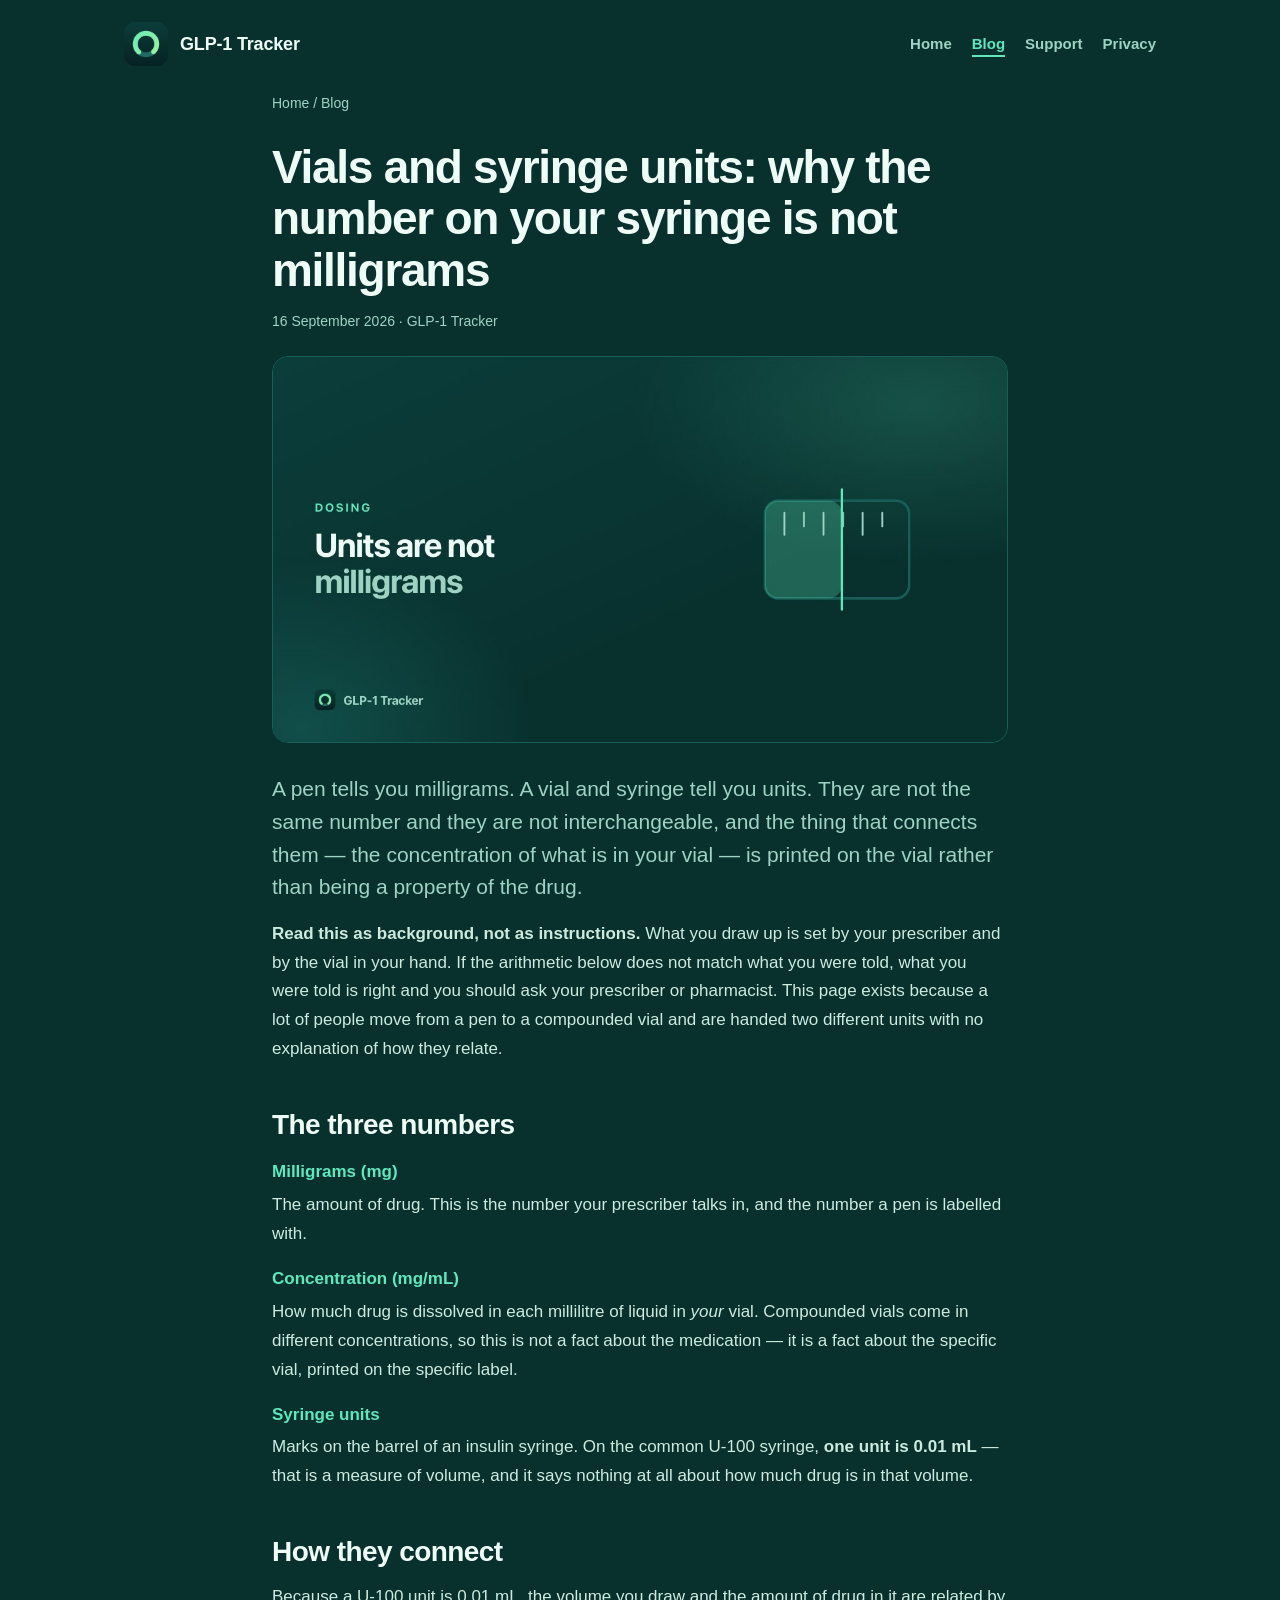
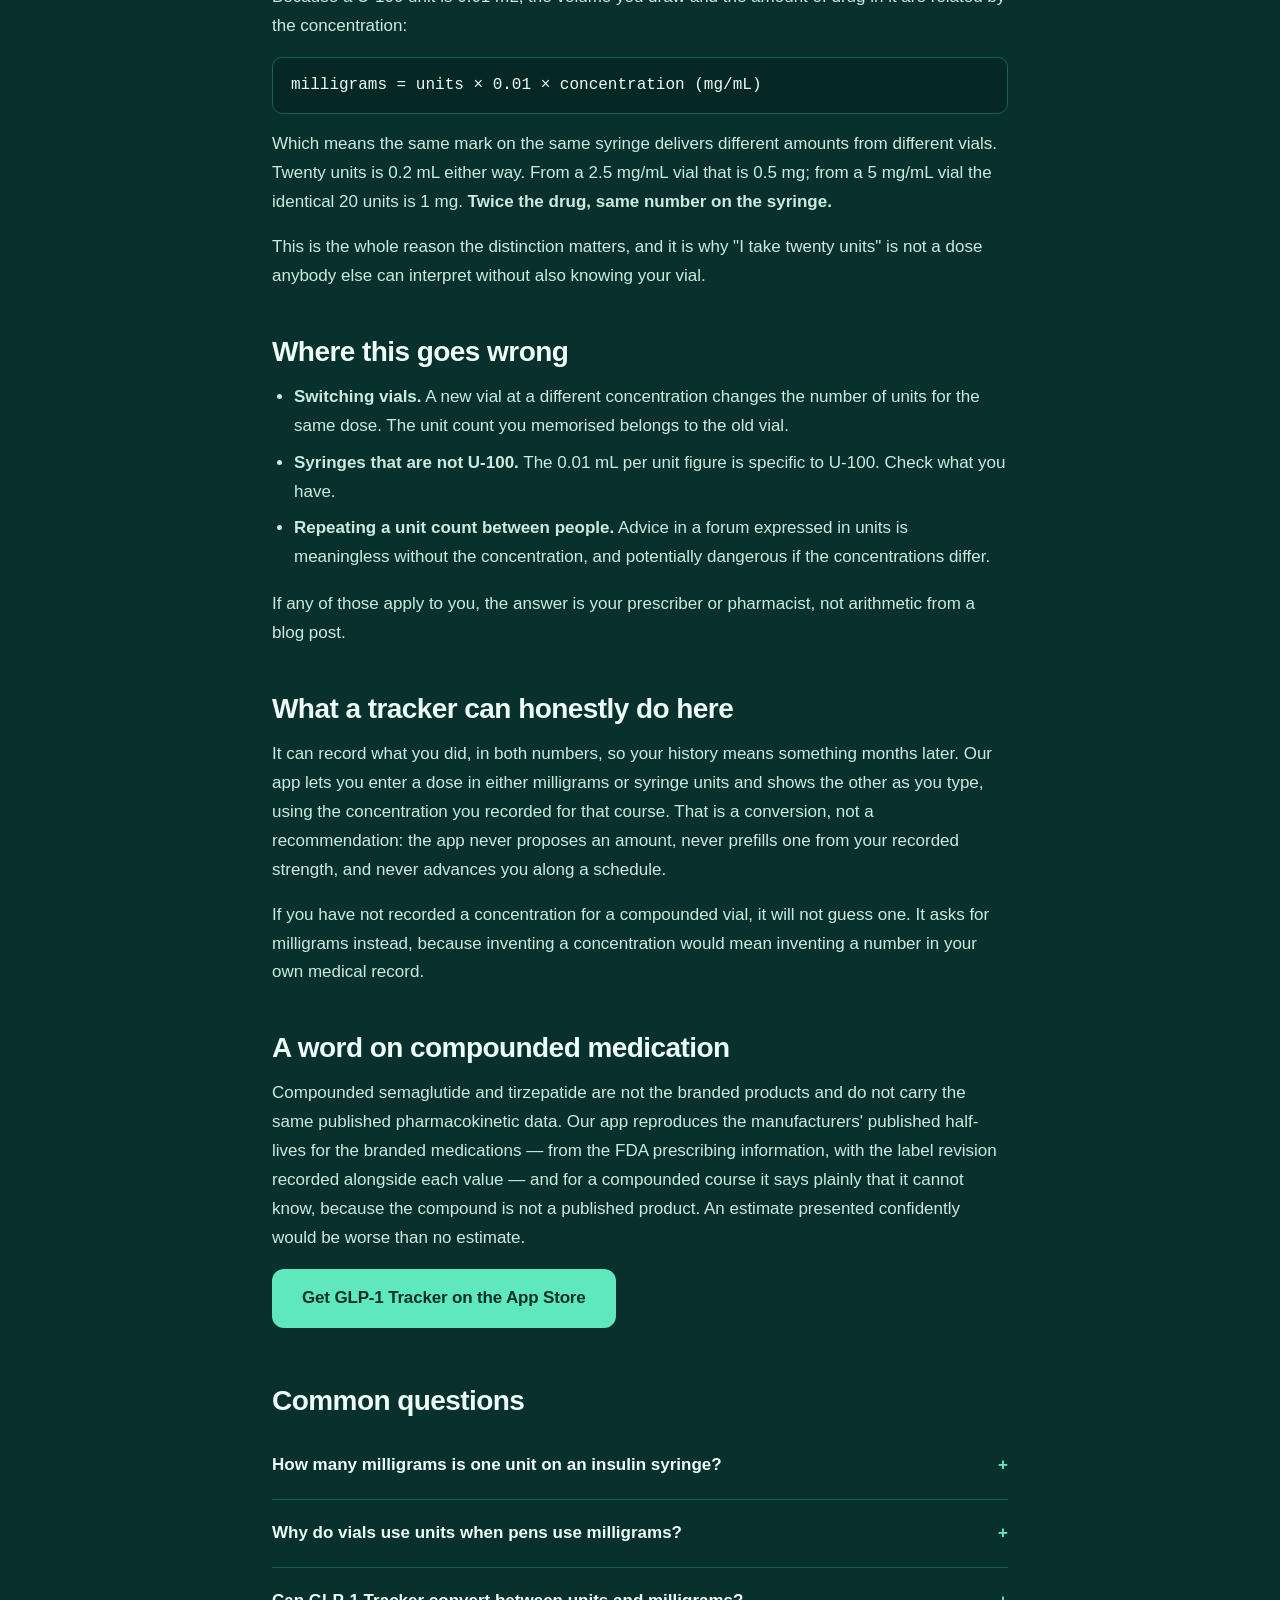
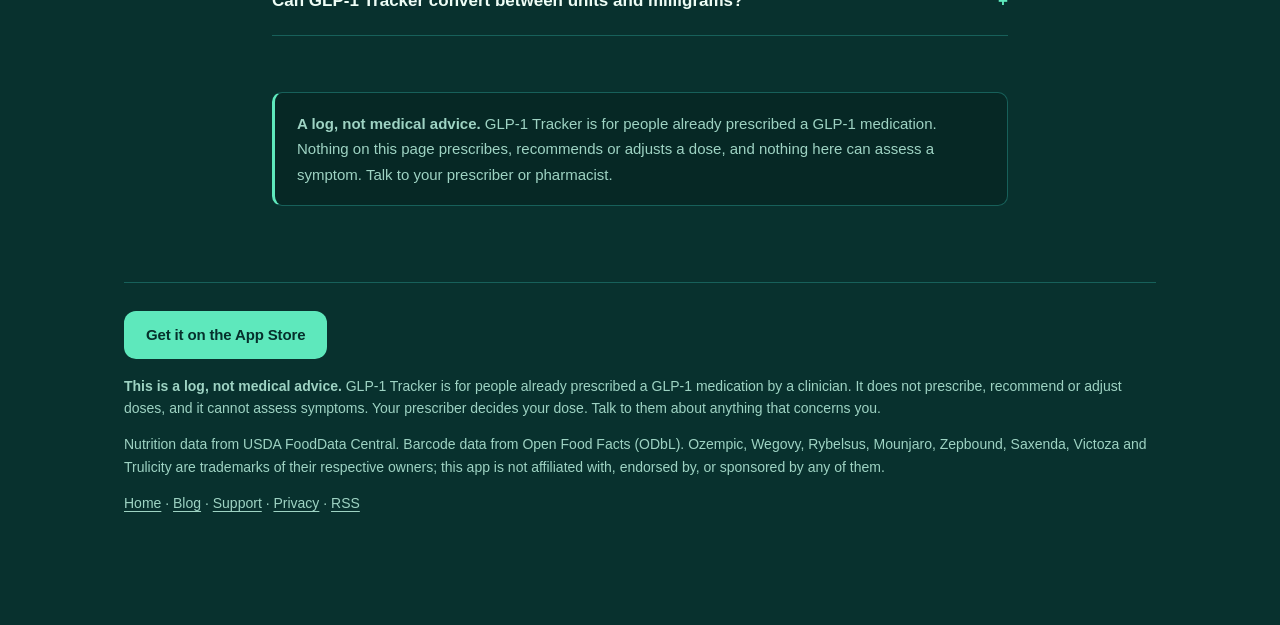
<file: blog/vial-dosing-units-and-milligrams/index.html>
<!doctype html>
<html lang="en">
<head>
<meta charset="utf-8">
<meta name="viewport" content="width=device-width,initial-scale=1">
<title>Vials and syringe units: why the number on your syringe is not milligrams — GLP-1 Tracker</title>
<meta name="description" content="A pen tells you milligrams; a vial tells you units. What each means, and why your vial&#x27;s concentration is the number that connects them.">
<link rel="canonical" href="https://tanzil114.github.io/glp1-tracker/blog/vial-dosing-units-and-milligrams/">
<meta name="robots" content="index,follow,max-image-preview:large">
<meta name="theme-color" content="#0b3d3a">
<meta name="color-scheme" content="dark">
<meta property="og:type" content="article">
<meta property="og:site_name" content="GLP-1 Tracker">
<meta property="og:title" content="Vials and syringe units: why the number on your syringe is not milligrams — GLP-1 Tracker">
<meta property="og:description" content="A pen tells you milligrams; a vial tells you units. What each means, and why your vial&#x27;s concentration is the number that connects them.">
<meta property="og:url" content="https://tanzil114.github.io/glp1-tracker/blog/vial-dosing-units-and-milligrams/">
<meta property="og:image" content="https://tanzil114.github.io/glp1-tracker/img/blog-vial.jpg">
<meta property="og:image:width" content="1200">
<meta property="og:image:height" content="630">
<meta property="og:locale" content="en_US">
<meta name="twitter:card" content="summary_large_image">
<meta name="twitter:title" content="Vials and syringe units: why the number on your syringe is not milligrams — GLP-1 Tracker">
<meta name="twitter:description" content="A pen tells you milligrams; a vial tells you units. What each means, and why your vial&#x27;s concentration is the number that connects them.">
<meta name="twitter:image" content="https://tanzil114.github.io/glp1-tracker/img/blog-vial.jpg">
<link rel="icon" href="../../icon.png" type="image/png">
<link rel="apple-touch-icon" href="../../icon.png">
<link rel="alternate" type="application/rss+xml" title="GLP-1 Tracker blog" href="https://tanzil114.github.io/glp1-tracker/feed.xml">
<link rel="stylesheet" href="../../style.css">
<script type="application/ld+json">{
  "@context": "https://schema.org",
  "@type": "BlogPosting",
  "headline": "Vials and syringe units: why the number on your syringe is not milligrams \u2014 GLP-1 Tracker",
  "description": "A pen tells you milligrams; a vial tells you units. What each means, and why your vial's concentration is the number that connects them.",
  "image": "https://tanzil114.github.io/glp1-tracker/img/blog-vial.jpg",
  "datePublished": "2026-09-16",
  "dateModified": "2026-09-16",
  "author": { "@type": "Organization", "name": "GLP-1 Tracker", "url": "https://tanzil114.github.io/glp1-tracker/" },
  "publisher": { "@type": "Organization", "name": "GLP-1 Tracker", "url": "https://tanzil114.github.io/glp1-tracker/" },
  "mainEntityOfPage": { "@type": "WebPage", "@id": "https://tanzil114.github.io/glp1-tracker/blog/vial-dosing-units-and-milligrams/" },
  "isAccessibleForFree": true,
  "inLanguage": "en"
}</script>
<script type="application/ld+json">{
  "@context": "https://schema.org",
  "@type": "FAQPage",
  "mainEntity": [
    {
      "@type": "Question",
      "name": "How many milligrams is one unit on an insulin syringe?",
      "acceptedAnswer": { "@type": "Answer", "text": "It depends entirely on the concentration of your vial. On a U-100 syringe one unit is 0.01 mL of volume, so milligrams = units \u00d7 0.01 \u00d7 the vial's concentration in mg/mL. The same 20 units delivers 0.5 mg from a 2.5 mg/mL vial and 1 mg from a 5 mg/mL vial." }
    },
    {
      "@type": "Question",
      "name": "Why do vials use units when pens use milligrams?",
      "acceptedAnswer": { "@type": "Answer", "text": "A syringe measures volume, and its unit marks are a volume scale. A pen is labelled by the amount of drug it delivers. The concentration printed on your vial is what converts between the two, and it varies between vials." }
    },
    {
      "@type": "Question",
      "name": "Can GLP-1 Tracker convert between units and milligrams?",
      "acceptedAnswer": { "@type": "Answer", "text": "Yes. You can enter a dose in either and it shows the other as you type, using the concentration you recorded for that course. It is a conversion only \u2014 the app never suggests, prefills or adjusts a dose." }
    }
  ]
}</script>
<script type="application/ld+json">{
  "@context": "https://schema.org",
  "@type": "BreadcrumbList",
  "itemListElement": [
    { "@type": "ListItem", "position": 1, "name": "Home", "item": "https://tanzil114.github.io/glp1-tracker/" },
    { "@type": "ListItem", "position": 2, "name": "Blog", "item": "https://tanzil114.github.io/glp1-tracker/blog/" },
    { "@type": "ListItem", "position": 3, "name": "Vials and syringe units: why the number on your syringe is not milligrams", "item": "https://tanzil114.github.io/glp1-tracker/blog/vial-dosing-units-and-milligrams/" }
  ]
}</script>
</head>
<body>
<a class="skip" href="#main">Skip to content</a>
<div class="wrap">
<header class="site">
  <a class="brand" href="../../index.html">
    <img src="../../icon.png" width="44" height="44" alt="">
    <span>GLP-1 Tracker</span>
  </a>
  <nav aria-label="Main"><a href="../../index.html">Home</a><a href="../../blog/" aria-current="page">Blog</a><a href="../../support.html">Support</a><a href="../../privacy.html">Privacy</a></nav>
</header>
<main id="main">

<article class="post">
  <nav class="crumbs" aria-label="Breadcrumb">
    <a href="../../index.html">Home</a> <span aria-hidden="true">/</span>
    <a href="../">Blog</a>
  </nav>
  <h1>Vials and syringe units: why the number on your syringe is not milligrams</h1>
  <p class="byline"><time datetime="2026-09-16">16 September 2026</time> · GLP-1 Tracker</p>
  <img class="post-hero" src="../../img/blog-vial.jpg" width="1200" height="630" loading="lazy"
       decoding="async" alt="">
  
<p class="lede">A pen tells you milligrams. A vial and syringe tell you units. They are not the
same number and they are not interchangeable, and the thing that connects them — the concentration
of what is in your vial — is printed on the vial rather than being a property of the drug.</p>

<p><strong>Read this as background, not as instructions.</strong> What you draw up is set by your
prescriber and by the vial in your hand. If the arithmetic below does not match what you were told,
what you were told is right and you should ask your prescriber or pharmacist. This page exists
because a lot of people move from a pen to a compounded vial and are handed two different units
with no explanation of how they relate.</p>

<h2>The three numbers</h2>

<dl>
<dt>Milligrams (mg)</dt>
<dd>The amount of drug. This is the number your prescriber talks in, and the number a pen is
labelled with.</dd>

<dt>Concentration (mg/mL)</dt>
<dd>How much drug is dissolved in each millilitre of liquid in <em>your</em> vial. Compounded
vials come in different concentrations, so this is not a fact about the medication — it is a fact
about the specific vial, printed on the specific label.</dd>

<dt>Syringe units</dt>
<dd>Marks on the barrel of an insulin syringe. On the common U-100 syringe, <strong>one unit is
0.01 mL</strong> — that is a measure of volume, and it says nothing at all about how much drug is
in that volume.</dd>
</dl>

<h2>How they connect</h2>

<p>Because a U-100 unit is 0.01 mL, the volume you draw and the amount of drug in it are related
by the concentration:</p>

<p class="formula">milligrams = units × 0.01 × concentration (mg/mL)</p>

<p>Which means the same mark on the same syringe delivers different amounts from different vials.
Twenty units is 0.2 mL either way. From a 2.5 mg/mL vial that is 0.5 mg; from a 5 mg/mL vial the
identical 20 units is 1 mg. <strong>Twice the drug, same number on the syringe.</strong></p>

<p>This is the whole reason the distinction matters, and it is why "I take twenty units" is not a
dose anybody else can interpret without also knowing your vial.</p>

<h2>Where this goes wrong</h2>

<ul>
<li><strong>Switching vials.</strong> A new vial at a different concentration changes the number of
units for the same dose. The unit count you memorised belongs to the old vial.</li>
<li><strong>Syringes that are not U-100.</strong> The 0.01 mL per unit figure is specific to U-100.
Check what you have.</li>
<li><strong>Repeating a unit count between people.</strong> Advice in a forum expressed in units is
meaningless without the concentration, and potentially dangerous if the concentrations differ.</li>
</ul>

<p>If any of those apply to you, the answer is your prescriber or pharmacist, not arithmetic from a
blog post.</p>

<h2>What a tracker can honestly do here</h2>

<p>It can record what you did, in both numbers, so your history means something months later. Our
app lets you enter a dose in either milligrams or syringe units and shows the other as you type,
using the concentration you recorded for that course. That is a conversion, not a recommendation:
the app never proposes an amount, never prefills one from your recorded strength, and never
advances you along a schedule.</p>

<p>If you have not recorded a concentration for a compounded vial, it will not guess one. It asks
for milligrams instead, because inventing a concentration would mean inventing a number in your
own medical record.</p>

<h2>A word on compounded medication</h2>

<p>Compounded semaglutide and tirzepatide are not the branded products and do not carry the same
published pharmacokinetic data. Our app reproduces the manufacturers' published half-lives for the
branded medications — from the FDA prescribing information, with the label revision recorded
alongside each value — and for a compounded course it says plainly that it cannot know, because
the compound is not a published product. An estimate presented confidently would be worse than no
estimate.</p>

<p><a class="btn" href="https://apps.apple.com/app/id6805192887">Get GLP-1 Tracker on the App
Store</a></p>

  <section class="faq"><h2>Common questions</h2><details><summary>How many milligrams is one unit on an insulin syringe?</summary><p>It depends entirely on the concentration of your vial. On a U-100 syringe one unit is 0.01 mL of volume, so milligrams = units × 0.01 × the vial&#x27;s concentration in mg/mL. The same 20 units delivers 0.5 mg from a 2.5 mg/mL vial and 1 mg from a 5 mg/mL vial.</p></details><details><summary>Why do vials use units when pens use milligrams?</summary><p>A syringe measures volume, and its unit marks are a volume scale. A pen is labelled by the amount of drug it delivers. The concentration printed on your vial is what converts between the two, and it varies between vials.</p></details><details><summary>Can GLP-1 Tracker convert between units and milligrams?</summary><p>Yes. You can enter a dose in either and it shows the other as you type, using the concentration you recorded for that course. It is a conversion only — the app never suggests, prefills or adjusts a dose.</p></details></section>
  <aside class="note">
    <p><strong>A log, not medical advice.</strong> GLP-1 Tracker is for people already prescribed a
    GLP-1 medication. Nothing on this page prescribes, recommends or adjusts a dose, and nothing
    here can assess a symptom. Talk to your prescriber or pharmacist.</p>
  </aside>
</article>

</main>
<footer class="site">
  <p><a class="btn small" href="https://apps.apple.com/app/id6805192887">Get it on the App Store</a></p>
  <p class="fine"><strong>This is a log, not medical advice.</strong> GLP-1 Tracker is for people
  already prescribed a GLP-1 medication by a clinician. It does not prescribe, recommend or adjust
  doses, and it cannot assess symptoms. Your prescriber decides your dose. Talk to them about
  anything that concerns you.</p>
  <p class="fine">Nutrition data from USDA FoodData Central. Barcode data from
  Open Food Facts (ODbL). Ozempic, Wegovy, Rybelsus, Mounjaro, Zepbound, Saxenda, Victoza and
  Trulicity are trademarks of their respective owners; this app is not affiliated with, endorsed
  by, or sponsored by any of them.</p>
  <p class="fine"><a href="../../index.html">Home</a> · <a href="../../blog/">Blog</a> ·
  <a href="../../support.html">Support</a> · <a href="../../privacy.html">Privacy</a> ·
  <a href="https://tanzil114.github.io/glp1-tracker/feed.xml">RSS</a></p>
</footer>
</div>
</body>
</html>
</file>
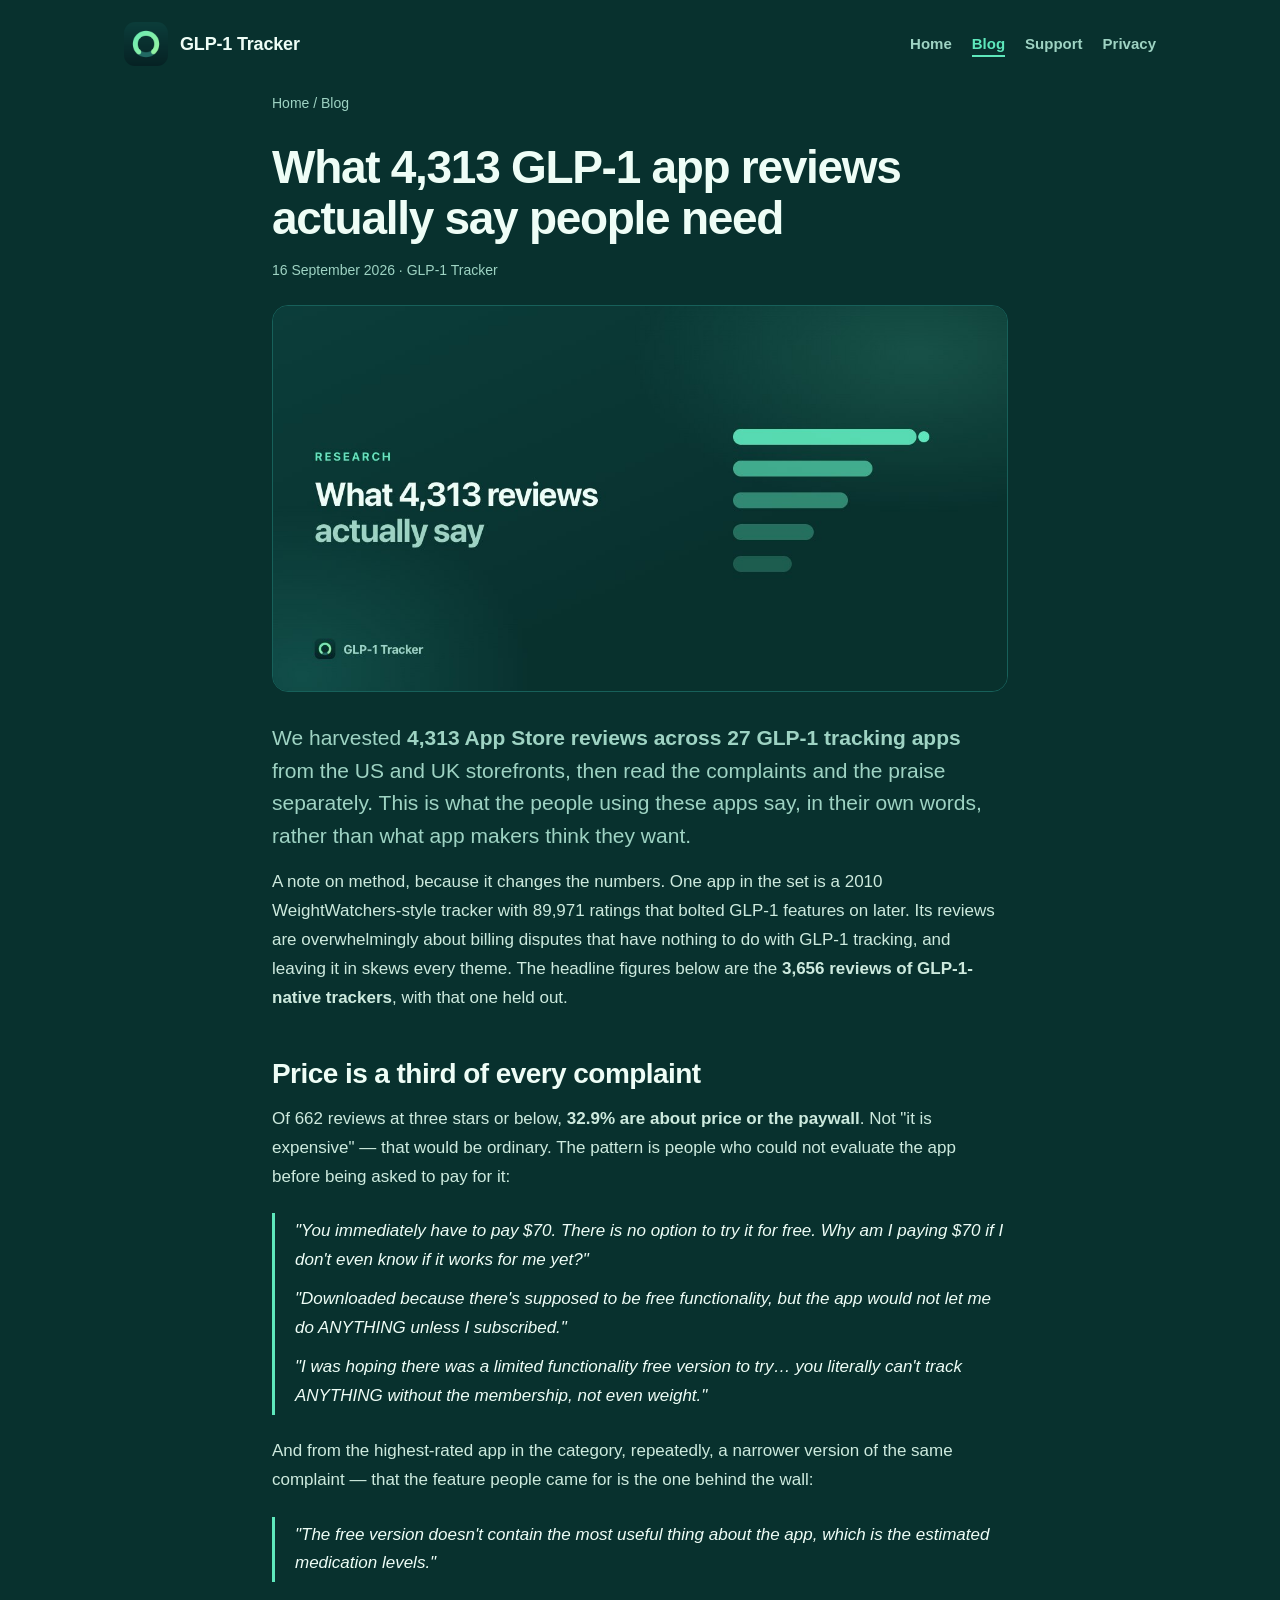
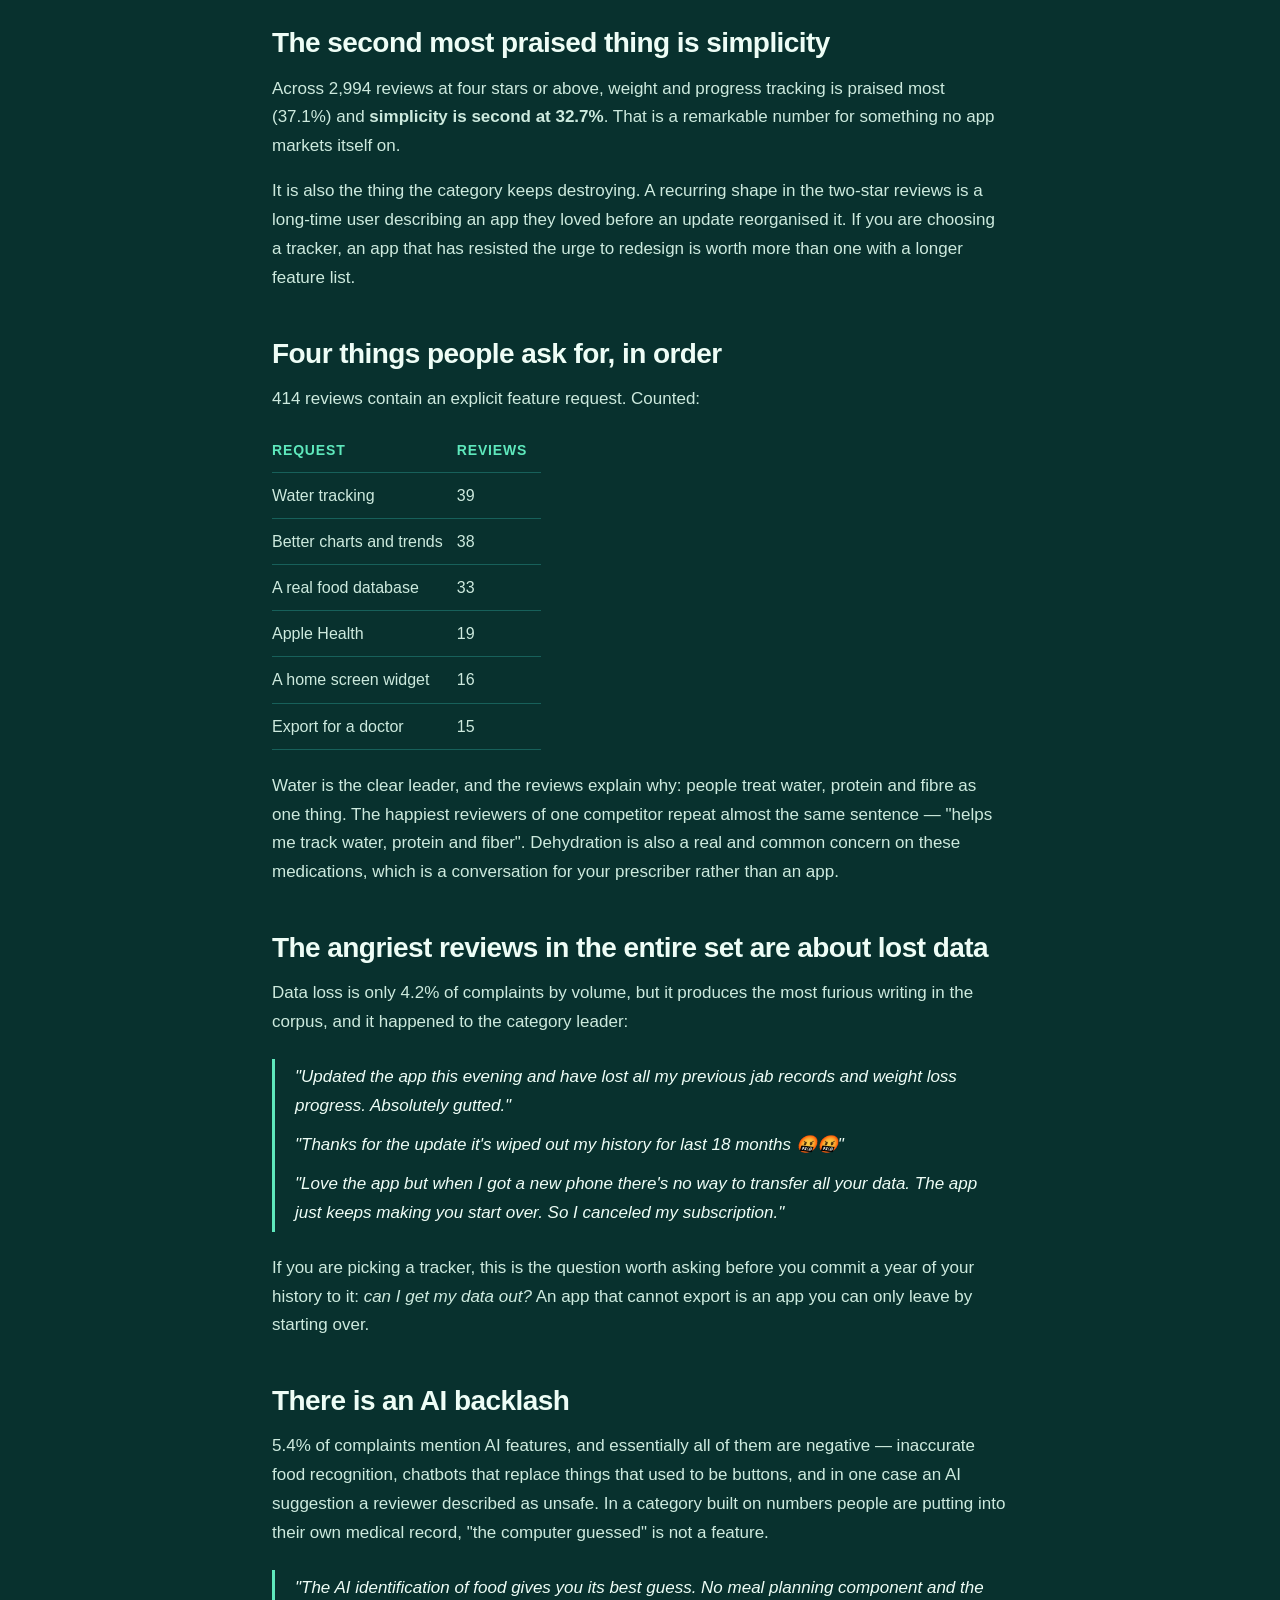
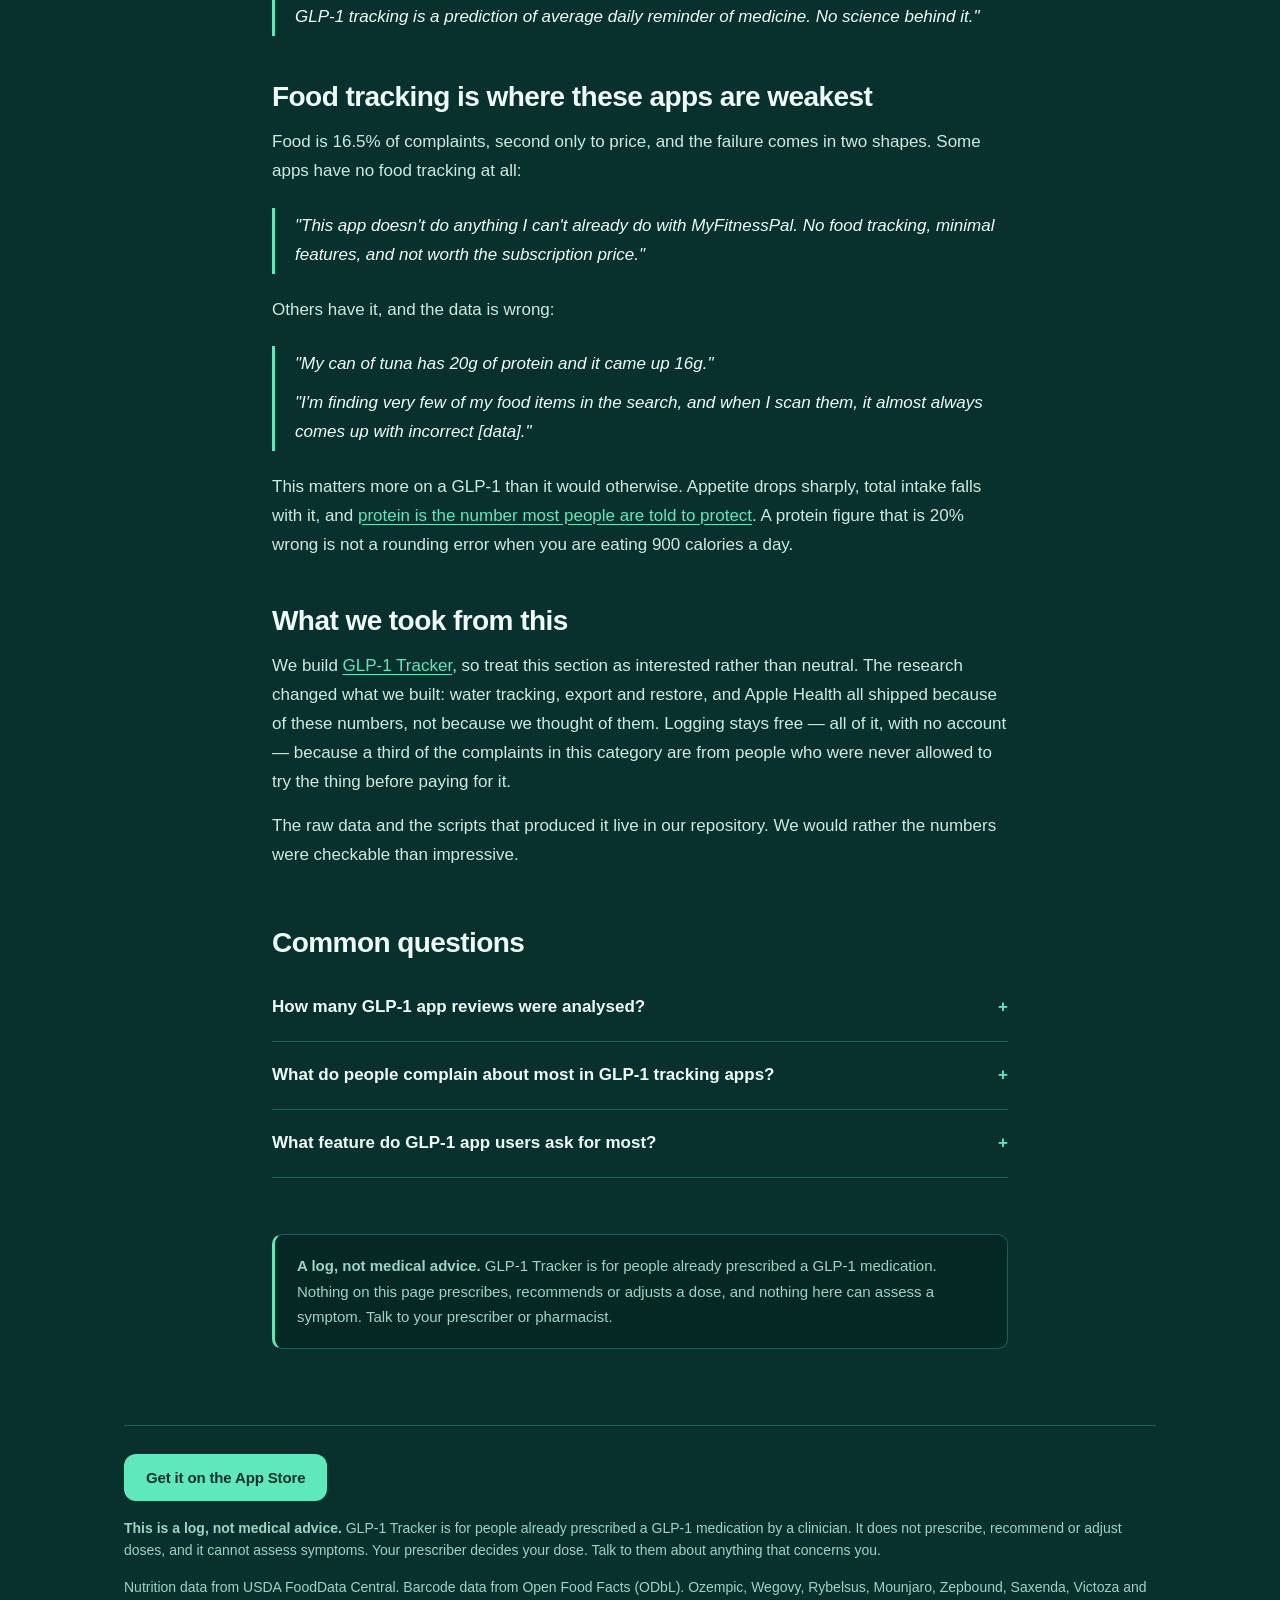
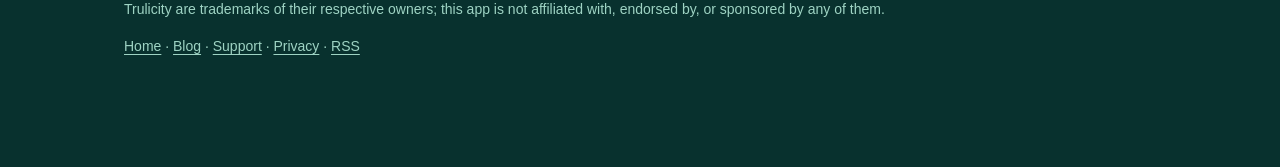
<file: blog/what-4313-glp1-app-reviews-say/index.html>
<!doctype html>
<html lang="en">
<head>
<meta charset="utf-8">
<meta name="viewport" content="width=device-width,initial-scale=1">
<title>What 4,313 GLP-1 app reviews actually say people need — GLP-1 Tracker</title>
<meta name="description" content="We read every App Store review of 27 GLP-1 tracking apps. Here is what people praise, what makes them angry, and the four things they ask for most.">
<link rel="canonical" href="https://tanzil114.github.io/glp1-tracker/blog/what-4313-glp1-app-reviews-say/">
<meta name="robots" content="index,follow,max-image-preview:large">
<meta name="theme-color" content="#0b3d3a">
<meta name="color-scheme" content="dark">
<meta property="og:type" content="article">
<meta property="og:site_name" content="GLP-1 Tracker">
<meta property="og:title" content="What 4,313 GLP-1 app reviews actually say people need — GLP-1 Tracker">
<meta property="og:description" content="We read every App Store review of 27 GLP-1 tracking apps. Here is what people praise, what makes them angry, and the four things they ask for most.">
<meta property="og:url" content="https://tanzil114.github.io/glp1-tracker/blog/what-4313-glp1-app-reviews-say/">
<meta property="og:image" content="https://tanzil114.github.io/glp1-tracker/img/blog-reviews.jpg">
<meta property="og:image:width" content="1200">
<meta property="og:image:height" content="630">
<meta property="og:locale" content="en_US">
<meta name="twitter:card" content="summary_large_image">
<meta name="twitter:title" content="What 4,313 GLP-1 app reviews actually say people need — GLP-1 Tracker">
<meta name="twitter:description" content="We read every App Store review of 27 GLP-1 tracking apps. Here is what people praise, what makes them angry, and the four things they ask for most.">
<meta name="twitter:image" content="https://tanzil114.github.io/glp1-tracker/img/blog-reviews.jpg">
<link rel="icon" href="../../icon.png" type="image/png">
<link rel="apple-touch-icon" href="../../icon.png">
<link rel="alternate" type="application/rss+xml" title="GLP-1 Tracker blog" href="https://tanzil114.github.io/glp1-tracker/feed.xml">
<link rel="stylesheet" href="../../style.css">
<script type="application/ld+json">{
  "@context": "https://schema.org",
  "@type": "BlogPosting",
  "headline": "What 4,313 GLP-1 app reviews actually say people need \u2014 GLP-1 Tracker",
  "description": "We read every App Store review of 27 GLP-1 tracking apps. Here is what people praise, what makes them angry, and the four things they ask for most.",
  "image": "https://tanzil114.github.io/glp1-tracker/img/blog-reviews.jpg",
  "datePublished": "2026-09-16",
  "dateModified": "2026-09-16",
  "author": { "@type": "Organization", "name": "GLP-1 Tracker", "url": "https://tanzil114.github.io/glp1-tracker/" },
  "publisher": { "@type": "Organization", "name": "GLP-1 Tracker", "url": "https://tanzil114.github.io/glp1-tracker/" },
  "mainEntityOfPage": { "@type": "WebPage", "@id": "https://tanzil114.github.io/glp1-tracker/blog/what-4313-glp1-app-reviews-say/" },
  "isAccessibleForFree": true,
  "inLanguage": "en"
}</script>
<script type="application/ld+json">{
  "@context": "https://schema.org",
  "@type": "FAQPage",
  "mainEntity": [
    {
      "@type": "Question",
      "name": "How many GLP-1 app reviews were analysed?",
      "acceptedAnswer": { "@type": "Answer", "text": "4,313 App Store reviews across 27 apps, harvested from the US and UK storefronts on both most-recent and most-helpful sort. Headline figures use the 3,656 reviews of GLP-1-native trackers, excluding one general weight-loss app whose billing complaints skew every theme." }
    },
    {
      "@type": "Question",
      "name": "What do people complain about most in GLP-1 tracking apps?",
      "acceptedAnswer": { "@type": "Answer", "text": "Price and paywalls, at 32.9% of all reviews of three stars or below. The specific pattern is being asked to pay before being able to evaluate the app at all." }
    },
    {
      "@type": "Question",
      "name": "What feature do GLP-1 app users ask for most?",
      "acceptedAnswer": { "@type": "Answer", "text": "Water tracking, mentioned in 39 of the 414 reviews containing an explicit feature request, followed by better charts (38) and a real food database (33)." }
    }
  ]
}</script>
<script type="application/ld+json">{
  "@context": "https://schema.org",
  "@type": "BreadcrumbList",
  "itemListElement": [
    { "@type": "ListItem", "position": 1, "name": "Home", "item": "https://tanzil114.github.io/glp1-tracker/" },
    { "@type": "ListItem", "position": 2, "name": "Blog", "item": "https://tanzil114.github.io/glp1-tracker/blog/" },
    { "@type": "ListItem", "position": 3, "name": "What 4,313 GLP-1 app reviews actually say people need", "item": "https://tanzil114.github.io/glp1-tracker/blog/what-4313-glp1-app-reviews-say/" }
  ]
}</script>
</head>
<body>
<a class="skip" href="#main">Skip to content</a>
<div class="wrap">
<header class="site">
  <a class="brand" href="../../index.html">
    <img src="../../icon.png" width="44" height="44" alt="">
    <span>GLP-1 Tracker</span>
  </a>
  <nav aria-label="Main"><a href="../../index.html">Home</a><a href="../../blog/" aria-current="page">Blog</a><a href="../../support.html">Support</a><a href="../../privacy.html">Privacy</a></nav>
</header>
<main id="main">

<article class="post">
  <nav class="crumbs" aria-label="Breadcrumb">
    <a href="../../index.html">Home</a> <span aria-hidden="true">/</span>
    <a href="../">Blog</a>
  </nav>
  <h1>What 4,313 GLP-1 app reviews actually say people need</h1>
  <p class="byline"><time datetime="2026-09-16">16 September 2026</time> · GLP-1 Tracker</p>
  <img class="post-hero" src="../../img/blog-reviews.jpg" width="1200" height="630" loading="lazy"
       decoding="async" alt="">
  
<p class="lede">We harvested <strong>4,313 App Store reviews across 27 GLP-1 tracking apps</strong>
from the US and UK storefronts, then read the complaints and the praise separately. This is what
the people using these apps say, in their own words, rather than what app makers think they want.</p>

<p>A note on method, because it changes the numbers. One app in the set is a 2010
WeightWatchers-style tracker with 89,971 ratings that bolted GLP-1 features on later. Its reviews
are overwhelmingly about billing disputes that have nothing to do with GLP-1 tracking, and leaving
it in skews every theme. The headline figures below are the <strong>3,656 reviews of GLP-1-native
trackers</strong>, with that one held out.</p>

<h2>Price is a third of every complaint</h2>

<p>Of 662 reviews at three stars or below, <strong>32.9% are about price or the paywall</strong>.
Not "it is expensive" — that would be ordinary. The pattern is people who could not evaluate the
app before being asked to pay for it:</p>

<blockquote>
<p>"You immediately have to pay $70. There is no option to try it for free. Why am I paying $70 if
I don't even know if it works for me yet?"</p>
<p>"Downloaded because there's supposed to be free functionality, but the app would not let me do
ANYTHING unless I subscribed."</p>
<p>"I was hoping there was a limited functionality free version to try… you literally can't track
ANYTHING without the membership, not even weight."</p>
</blockquote>

<p>And from the highest-rated app in the category, repeatedly, a narrower version of the same
complaint — that the feature people came for is the one behind the wall:</p>

<blockquote>
<p>"The free version doesn't contain the most useful thing about the app, which is the estimated
medication levels."</p>
</blockquote>

<h2>The second most praised thing is simplicity</h2>

<p>Across 2,994 reviews at four stars or above, weight and progress tracking is praised most
(37.1%) and <strong>simplicity is second at 32.7%</strong>. That is a remarkable number for
something no app markets itself on.</p>

<p>It is also the thing the category keeps destroying. A recurring shape in the two-star reviews is
a long-time user describing an app they loved before an update reorganised it. If you are choosing
a tracker, an app that has resisted the urge to redesign is worth more than one with a longer
feature list.</p>

<h2>Four things people ask for, in order</h2>

<p>414 reviews contain an explicit feature request. Counted:</p>

<table>
<thead><tr><th>Request</th><th>Reviews</th></tr></thead>
<tbody>
<tr><td>Water tracking</td><td>39</td></tr>
<tr><td>Better charts and trends</td><td>38</td></tr>
<tr><td>A real food database</td><td>33</td></tr>
<tr><td>Apple Health</td><td>19</td></tr>
<tr><td>A home screen widget</td><td>16</td></tr>
<tr><td>Export for a doctor</td><td>15</td></tr>
</tbody>
</table>

<p>Water is the clear leader, and the reviews explain why: people treat water, protein and fibre as
one thing. The happiest reviewers of one competitor repeat almost the same sentence — "helps me
track water, protein and fiber". Dehydration is also a real and common concern on these
medications, which is a conversation for your prescriber rather than an app.</p>

<h2>The angriest reviews in the entire set are about lost data</h2>

<p>Data loss is only 4.2% of complaints by volume, but it produces the most furious writing in the
corpus, and it happened to the category leader:</p>

<blockquote>
<p>"Updated the app this evening and have lost all my previous jab records and weight loss
progress. Absolutely gutted."</p>
<p>"Thanks for the update it's wiped out my history for last 18 months 🤬🤬"</p>
<p>"Love the app but when I got a new phone there's no way to transfer all your data. The app just
keeps making you start over. So I canceled my subscription."</p>
</blockquote>

<p>If you are picking a tracker, this is the question worth asking before you commit a year of
your history to it: <em>can I get my data out?</em> An app that cannot export is an app you can
only leave by starting over.</p>

<h2>There is an AI backlash</h2>

<p>5.4% of complaints mention AI features, and essentially all of them are negative — inaccurate
food recognition, chatbots that replace things that used to be buttons, and in one case an AI
suggestion a reviewer described as unsafe. In a category built on numbers people are putting into
their own medical record, "the computer guessed" is not a feature.</p>

<blockquote>
<p>"The AI identification of food gives you its best guess. No meal planning component and the
GLP-1 tracking is a prediction of average daily reminder of medicine. No science behind it."</p>
</blockquote>

<h2>Food tracking is where these apps are weakest</h2>

<p>Food is 16.5% of complaints, second only to price, and the failure comes in two shapes. Some
apps have no food tracking at all:</p>

<blockquote>
<p>"This app doesn't do anything I can't already do with MyFitnessPal. No food tracking, minimal
features, and not worth the subscription price."</p>
</blockquote>

<p>Others have it, and the data is wrong:</p>

<blockquote>
<p>"My can of tuna has 20g of protein and it came up 16g."</p>
<p>"I'm finding very few of my food items in the search, and when I scan them, it almost always
comes up with incorrect [data]."</p>
</blockquote>

<p>This matters more on a GLP-1 than it would otherwise. Appetite drops sharply, total intake falls
with it, and <a href="../protein-on-a-glp-1/">protein is the number most people are told to
protect</a>. A protein figure that is 20% wrong is not a rounding error when you are eating
900 calories a day.</p>

<h2>What we took from this</h2>

<p>We build <a href="../../index.html">GLP-1 Tracker</a>, so treat this section as interested
rather than neutral. The research changed what we built: water tracking, export and restore, and
Apple Health all shipped because of these numbers, not because we thought of them. Logging stays
free — all of it, with no account — because a third of the complaints in this category are from
people who were never allowed to try the thing before paying for it.</p>

<p>The raw data and the scripts that produced it live in our repository. We would rather the
numbers were checkable than impressive.</p>

  <section class="faq"><h2>Common questions</h2><details><summary>How many GLP-1 app reviews were analysed?</summary><p>4,313 App Store reviews across 27 apps, harvested from the US and UK storefronts on both most-recent and most-helpful sort. Headline figures use the 3,656 reviews of GLP-1-native trackers, excluding one general weight-loss app whose billing complaints skew every theme.</p></details><details><summary>What do people complain about most in GLP-1 tracking apps?</summary><p>Price and paywalls, at 32.9% of all reviews of three stars or below. The specific pattern is being asked to pay before being able to evaluate the app at all.</p></details><details><summary>What feature do GLP-1 app users ask for most?</summary><p>Water tracking, mentioned in 39 of the 414 reviews containing an explicit feature request, followed by better charts (38) and a real food database (33).</p></details></section>
  <aside class="note">
    <p><strong>A log, not medical advice.</strong> GLP-1 Tracker is for people already prescribed a
    GLP-1 medication. Nothing on this page prescribes, recommends or adjusts a dose, and nothing
    here can assess a symptom. Talk to your prescriber or pharmacist.</p>
  </aside>
</article>

</main>
<footer class="site">
  <p><a class="btn small" href="https://apps.apple.com/app/id6805192887">Get it on the App Store</a></p>
  <p class="fine"><strong>This is a log, not medical advice.</strong> GLP-1 Tracker is for people
  already prescribed a GLP-1 medication by a clinician. It does not prescribe, recommend or adjust
  doses, and it cannot assess symptoms. Your prescriber decides your dose. Talk to them about
  anything that concerns you.</p>
  <p class="fine">Nutrition data from USDA FoodData Central. Barcode data from
  Open Food Facts (ODbL). Ozempic, Wegovy, Rybelsus, Mounjaro, Zepbound, Saxenda, Victoza and
  Trulicity are trademarks of their respective owners; this app is not affiliated with, endorsed
  by, or sponsored by any of them.</p>
  <p class="fine"><a href="../../index.html">Home</a> · <a href="../../blog/">Blog</a> ·
  <a href="../../support.html">Support</a> · <a href="../../privacy.html">Privacy</a> ·
  <a href="https://tanzil114.github.io/glp1-tracker/feed.xml">RSS</a></p>
</footer>
</div>
</body>
</html>
</file>
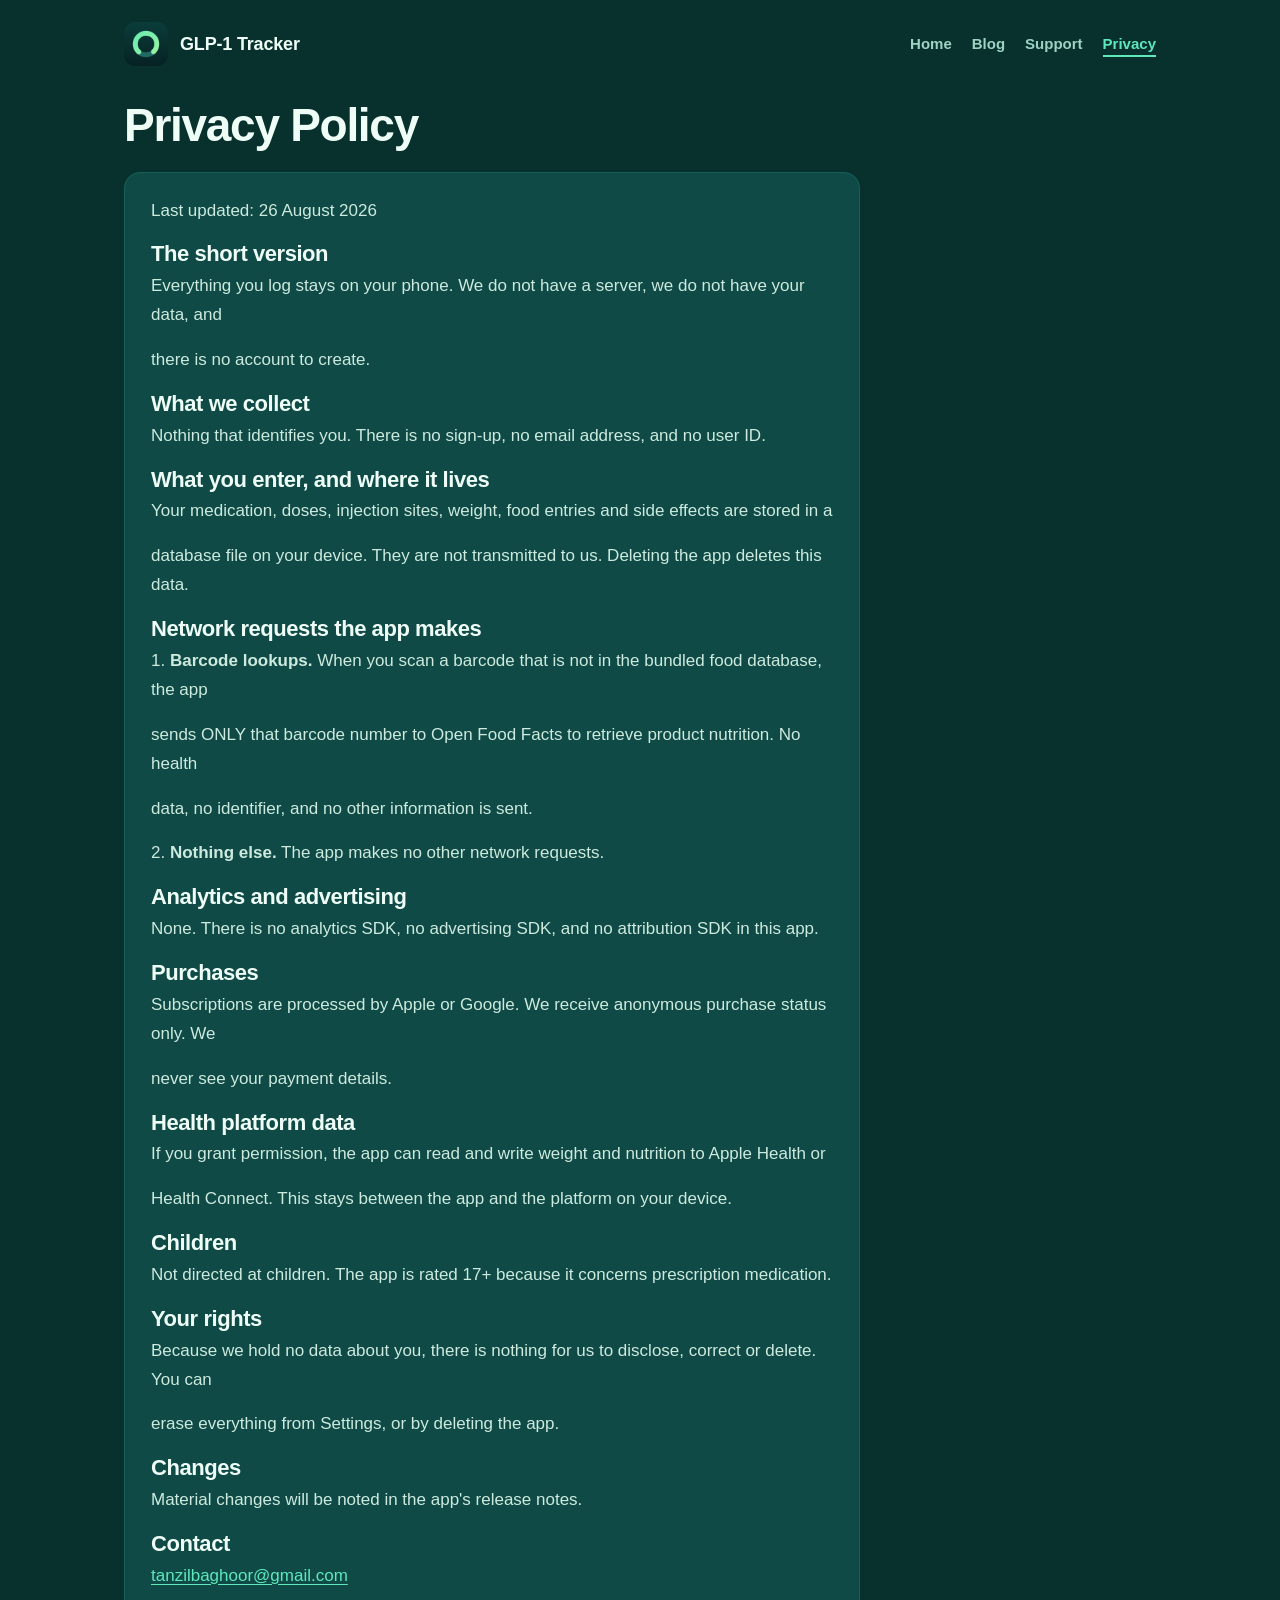
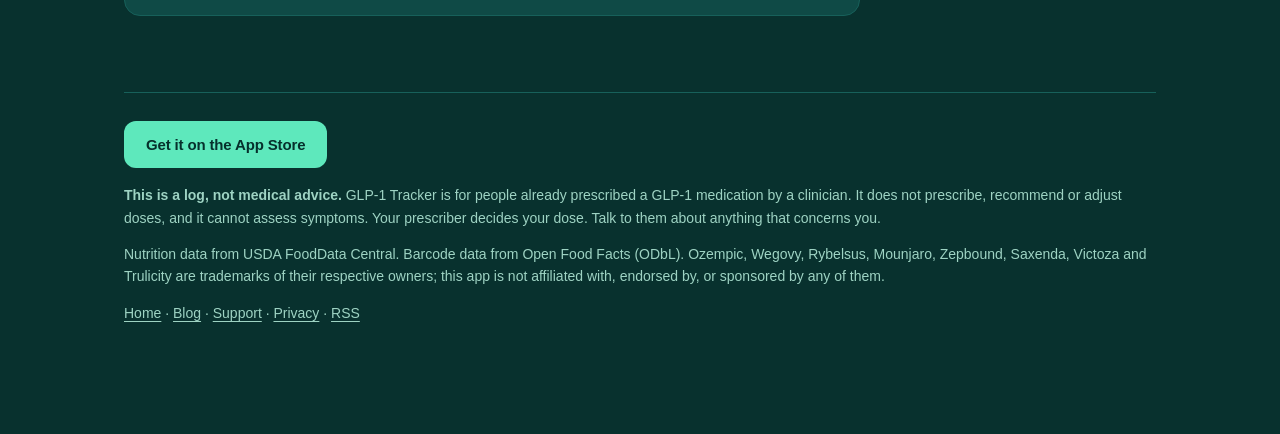
<file: privacy.html>
<!doctype html>
<html lang="en">
<head>
<meta charset="utf-8">
<meta name="viewport" content="width=device-width,initial-scale=1">
<title>Privacy policy — GLP-1 Tracker</title>
<meta name="description" content="GLP-1 Tracker stores everything on your device. No account, no server, no analytics receiving a health value. Read the full policy.">
<link rel="canonical" href="https://tanzil114.github.io/glp1-tracker/privacy.html">
<meta name="robots" content="index,follow,max-image-preview:large">
<meta name="theme-color" content="#0b3d3a">
<meta name="color-scheme" content="dark">
<meta property="og:type" content="website">
<meta property="og:site_name" content="GLP-1 Tracker">
<meta property="og:title" content="Privacy policy — GLP-1 Tracker">
<meta property="og:description" content="GLP-1 Tracker stores everything on your device. No account, no server, no analytics receiving a health value. Read the full policy.">
<meta property="og:url" content="https://tanzil114.github.io/glp1-tracker/privacy.html">
<meta property="og:image" content="https://tanzil114.github.io/glp1-tracker/og/default.jpg">
<meta property="og:image:width" content="1200">
<meta property="og:image:height" content="630">
<meta property="og:locale" content="en_US">
<meta name="twitter:card" content="summary_large_image">
<meta name="twitter:title" content="Privacy policy — GLP-1 Tracker">
<meta name="twitter:description" content="GLP-1 Tracker stores everything on your device. No account, no server, no analytics receiving a health value. Read the full policy.">
<meta name="twitter:image" content="https://tanzil114.github.io/glp1-tracker/og/default.jpg">
<link rel="icon" href="icon.png" type="image/png">
<link rel="apple-touch-icon" href="icon.png">
<link rel="alternate" type="application/rss+xml" title="GLP-1 Tracker blog" href="https://tanzil114.github.io/glp1-tracker/feed.xml">
<link rel="stylesheet" href="style.css">
</head>
<body>
<a class="skip" href="#main">Skip to content</a>
<div class="wrap">
<header class="site">
  <a class="brand" href="index.html">
    <img src="icon.png" width="44" height="44" alt="">
    <span>GLP-1 Tracker</span>
  </a>
  <nav aria-label="Main"><a href="index.html">Home</a><a href="blog/">Blog</a><a href="support.html">Support</a><a href="privacy.html" aria-current="page">Privacy</a></nav>
</header>
<main id="main">
<h1>Privacy Policy</h1>
<div class="card"><p>Last updated: 26 August 2026</p>
<h2>The short version</h2>
<p>Everything you log stays on your phone. We do not have a server, we do not have your data, and</p>
<p>there is no account to create.</p>
<h2>What we collect</h2>
<p>Nothing that identifies you. There is no sign-up, no email address, and no user ID.</p>
<h2>What you enter, and where it lives</h2>
<p>Your medication, doses, injection sites, weight, food entries and side effects are stored in a</p>
<p>database file on your device. They are not transmitted to us. Deleting the app deletes this data.</p>
<h2>Network requests the app makes</h2>
<p>1. <strong>Barcode lookups.</strong> When you scan a barcode that is not in the bundled food database, the app</p>
<p>sends ONLY that barcode number to Open Food Facts to retrieve product nutrition. No health</p>
<p>data, no identifier, and no other information is sent.</p>
<p>2. <strong>Nothing else.</strong> The app makes no other network requests.</p>
<h2>Analytics and advertising</h2>
<p>None. There is no analytics SDK, no advertising SDK, and no attribution SDK in this app.</p>
<h2>Purchases</h2>
<p>Subscriptions are processed by Apple or Google. We receive anonymous purchase status only. We</p>
<p>never see your payment details.</p>
<h2>Health platform data</h2>
<p>If you grant permission, the app can read and write weight and nutrition to Apple Health or</p>
<p>Health Connect. This stays between the app and the platform on your device.</p>
<h2>Children</h2>
<p>Not directed at children. The app is rated 17+ because it concerns prescription medication.</p>
<h2>Your rights</h2>
<p>Because we hold no data about you, there is nothing for us to disclose, correct or delete. You can</p>
<p>erase everything from Settings, or by deleting the app.</p>
<h2>Changes</h2>
<p>Material changes will be noted in the app's release notes.</p>
<h2>Contact</h2>
<p><a href="mailto:tanzilbaghoor@gmail.com">tanzilbaghoor@gmail.com</a></p></div>
</main>
<footer class="site">
  <p><a class="btn small" href="https://apps.apple.com/app/id6805192887">Get it on the App Store</a></p>
  <p class="fine"><strong>This is a log, not medical advice.</strong> GLP-1 Tracker is for people
  already prescribed a GLP-1 medication by a clinician. It does not prescribe, recommend or adjust
  doses, and it cannot assess symptoms. Your prescriber decides your dose. Talk to them about
  anything that concerns you.</p>
  <p class="fine">Nutrition data from USDA FoodData Central. Barcode data from
  Open Food Facts (ODbL). Ozempic, Wegovy, Rybelsus, Mounjaro, Zepbound, Saxenda, Victoza and
  Trulicity are trademarks of their respective owners; this app is not affiliated with, endorsed
  by, or sponsored by any of them.</p>
  <p class="fine"><a href="index.html">Home</a> · <a href="blog/">Blog</a> ·
  <a href="support.html">Support</a> · <a href="privacy.html">Privacy</a> ·
  <a href="https://tanzil114.github.io/glp1-tracker/feed.xml">RSS</a></p>
</footer>
</div>
</body>
</html>
</file>
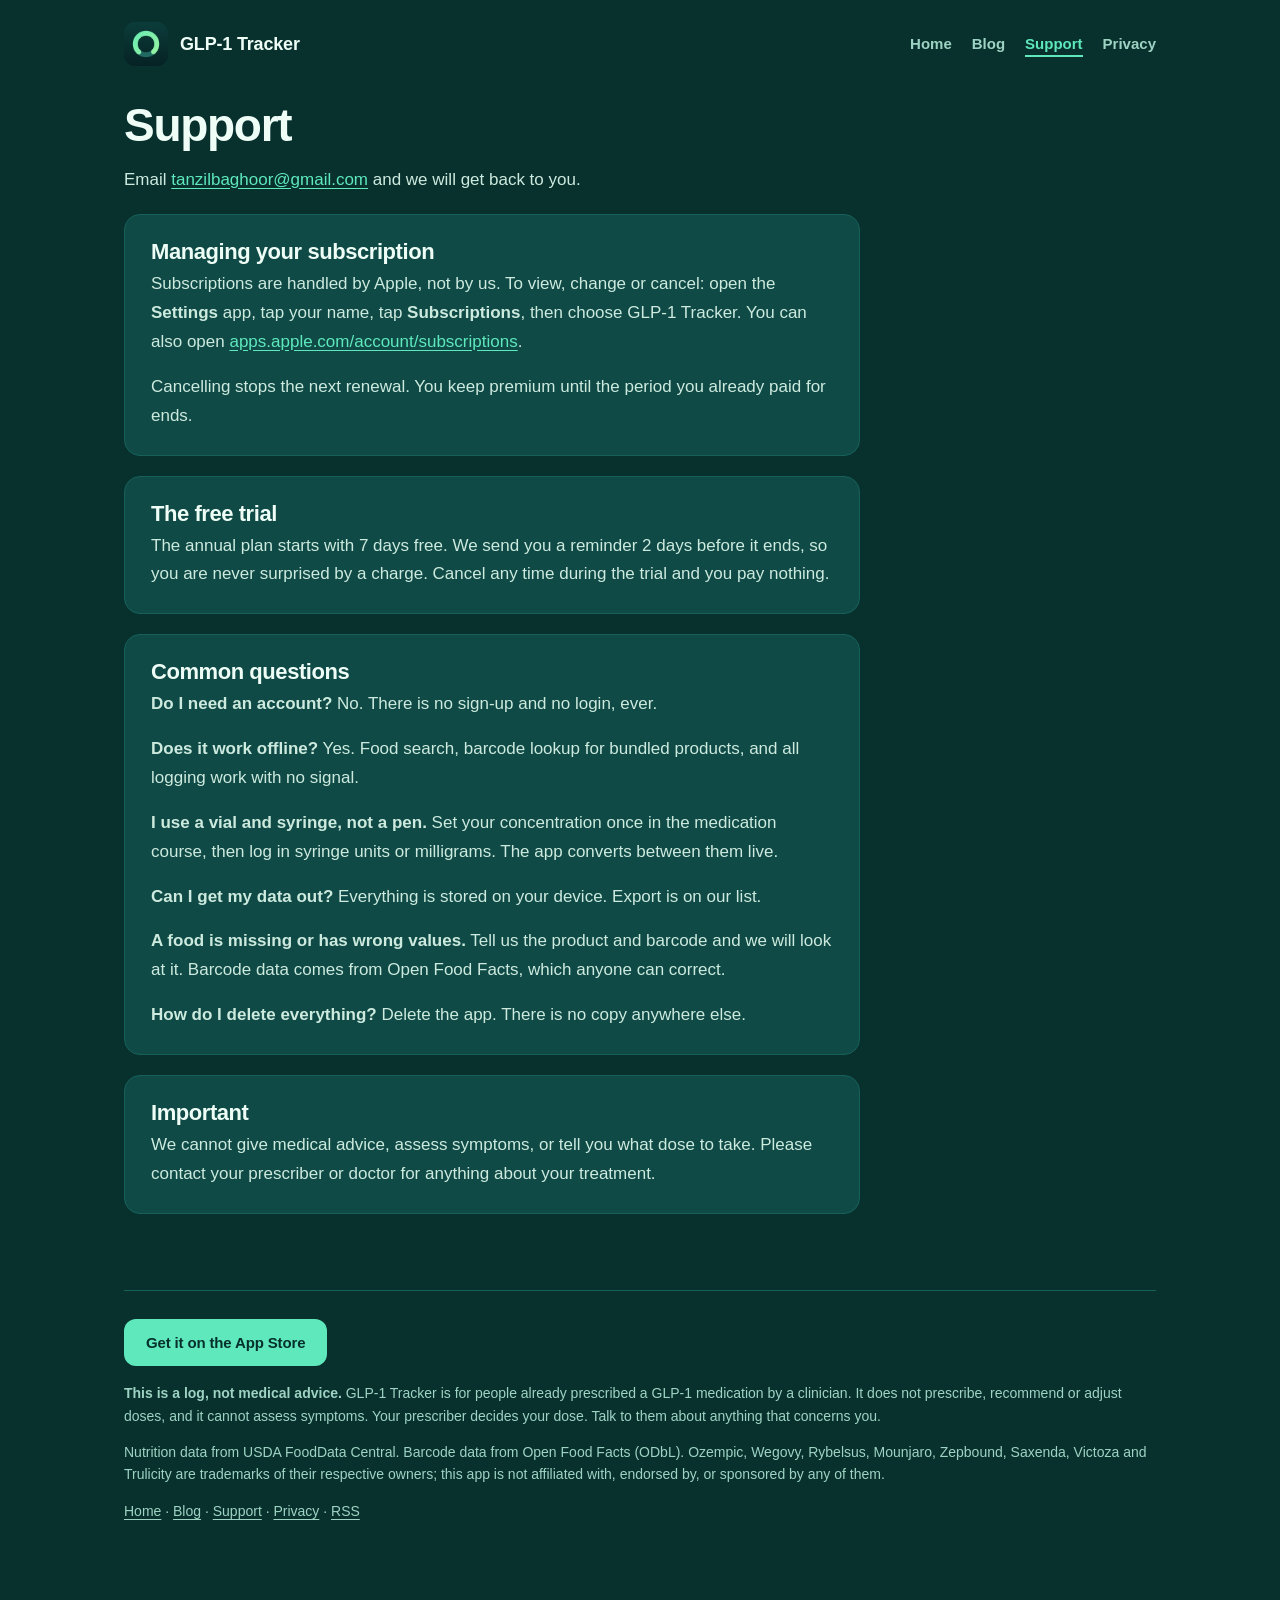
<file: support.html>
<!doctype html>
<html lang="en">
<head>
<meta charset="utf-8">
<meta name="viewport" content="width=device-width,initial-scale=1">
<title>Support — GLP-1 Tracker</title>
<meta name="description" content="Help with GLP-1 Tracker: contact, common questions, and how to get your data out.">
<link rel="canonical" href="https://tanzil114.github.io/glp1-tracker/support.html">
<meta name="robots" content="index,follow,max-image-preview:large">
<meta name="theme-color" content="#0b3d3a">
<meta name="color-scheme" content="dark">
<meta property="og:type" content="website">
<meta property="og:site_name" content="GLP-1 Tracker">
<meta property="og:title" content="Support — GLP-1 Tracker">
<meta property="og:description" content="Help with GLP-1 Tracker: contact, common questions, and how to get your data out.">
<meta property="og:url" content="https://tanzil114.github.io/glp1-tracker/support.html">
<meta property="og:image" content="https://tanzil114.github.io/glp1-tracker/og/default.jpg">
<meta property="og:image:width" content="1200">
<meta property="og:image:height" content="630">
<meta property="og:locale" content="en_US">
<meta name="twitter:card" content="summary_large_image">
<meta name="twitter:title" content="Support — GLP-1 Tracker">
<meta name="twitter:description" content="Help with GLP-1 Tracker: contact, common questions, and how to get your data out.">
<meta name="twitter:image" content="https://tanzil114.github.io/glp1-tracker/og/default.jpg">
<link rel="icon" href="icon.png" type="image/png">
<link rel="apple-touch-icon" href="icon.png">
<link rel="alternate" type="application/rss+xml" title="GLP-1 Tracker blog" href="https://tanzil114.github.io/glp1-tracker/feed.xml">
<link rel="stylesheet" href="style.css">
</head>
<body>
<a class="skip" href="#main">Skip to content</a>
<div class="wrap">
<header class="site">
  <a class="brand" href="index.html">
    <img src="icon.png" width="44" height="44" alt="">
    <span>GLP-1 Tracker</span>
  </a>
  <nav aria-label="Main"><a href="index.html">Home</a><a href="blog/">Blog</a><a href="support.html" aria-current="page">Support</a><a href="privacy.html">Privacy</a></nav>
</header>
<main id="main">
<h1>Support</h1>
<p class="sub">Email <a href="mailto:tanzilbaghoor@gmail.com">tanzilbaghoor@gmail.com</a> and we will get back to you.</p>

<div class="card">
<h2>Managing your subscription</h2>
<p>Subscriptions are handled by Apple, not by us. To view, change or cancel:
open the <strong>Settings</strong> app, tap your name, tap <strong>Subscriptions</strong>, then choose
GLP-1 Tracker. You can also open
<a href="https://apps.apple.com/account/subscriptions">apps.apple.com/account/subscriptions</a>.</p>
<p>Cancelling stops the next renewal. You keep premium until the period you already paid for ends.</p>
</div>

<div class="card">
<h2>The free trial</h2>
<p>The annual plan starts with 7 days free. We send you a reminder 2 days before it ends, so you are
never surprised by a charge. Cancel any time during the trial and you pay nothing.</p>
</div>

<div class="card">
<h2>Common questions</h2>
<p><strong>Do I need an account?</strong> No. There is no sign-up and no login, ever.</p>
<p><strong>Does it work offline?</strong> Yes. Food search, barcode lookup for bundled products,
and all logging work with no signal.</p>
<p><strong>I use a vial and syringe, not a pen.</strong> Set your concentration once in the medication
course, then log in syringe units or milligrams. The app converts between them live.</p>
<p><strong>Can I get my data out?</strong> Everything is stored on your device. Export is on our list.</p>
<p><strong>A food is missing or has wrong values.</strong> Tell us the product and barcode and we will
look at it. Barcode data comes from Open Food Facts, which anyone can correct.</p>
<p><strong>How do I delete everything?</strong> Delete the app. There is no copy anywhere else.</p>
</div>

<div class="card">
<h2>Important</h2>
<p>We cannot give medical advice, assess symptoms, or tell you what dose to take. Please contact
your prescriber or doctor for anything about your treatment.</p>
</div>
</main>
<footer class="site">
  <p><a class="btn small" href="https://apps.apple.com/app/id6805192887">Get it on the App Store</a></p>
  <p class="fine"><strong>This is a log, not medical advice.</strong> GLP-1 Tracker is for people
  already prescribed a GLP-1 medication by a clinician. It does not prescribe, recommend or adjust
  doses, and it cannot assess symptoms. Your prescriber decides your dose. Talk to them about
  anything that concerns you.</p>
  <p class="fine">Nutrition data from USDA FoodData Central. Barcode data from
  Open Food Facts (ODbL). Ozempic, Wegovy, Rybelsus, Mounjaro, Zepbound, Saxenda, Victoza and
  Trulicity are trademarks of their respective owners; this app is not affiliated with, endorsed
  by, or sponsored by any of them.</p>
  <p class="fine"><a href="index.html">Home</a> · <a href="blog/">Blog</a> ·
  <a href="support.html">Support</a> · <a href="privacy.html">Privacy</a> ·
  <a href="https://tanzil114.github.io/glp1-tracker/feed.xml">RSS</a></p>
</footer>
</div>
</body>
</html>
</file>
<file: style.css>
/* GLP-1 Tracker — one stylesheet, no framework, no web fonts.
 *
 * No web font is a performance decision and a privacy one: a Google Fonts
 * request would be the only third-party call this site makes, on a site whose
 * whole argument is that nothing about you is sent anywhere.
 *
 * The palette is taken from the app icon so the site and the App Store listing
 * read as the same product. */

:root {
  --bg: #08312e;
  --bg-2: #0b3d3a;
  --card: #0f4a46;
  --card-2: #11534e;
  --line: #17605a;
  --ink: #eefdf6;
  --body: #cdeade;
  --sub: #9ed3c3;
  --accent: #5ee8bc;
  --accent-ink: #06302c;
  --radius: 16px;
  --wrap: 1080px;
  --prose: 46rem;
}

*, *::before, *::after { box-sizing: border-box; }

html { -webkit-text-size-adjust: 100%; scroll-behavior: smooth; }
@media (prefers-reduced-motion: reduce) {
  html { scroll-behavior: auto; }
}

body {
  margin: 0;
  background: var(--bg);
  color: var(--body);
  font: 17px/1.7 -apple-system, BlinkMacSystemFont, "Segoe UI", Roboto, Helvetica, Arial, sans-serif;
  text-rendering: optimizeLegibility;
}

img { max-width: 100%; height: auto; }

.wrap { max-width: var(--wrap); margin: 0 auto; padding: 0 24px 96px; }

/* Keyboard users land here first; it stays out of the way otherwise. */
.skip {
  position: absolute; left: -9999px; top: 0;
  background: var(--accent); color: var(--accent-ink);
  padding: 10px 16px; border-radius: 0 0 8px 0; font-weight: 700; z-index: 10;
}
.skip:focus { left: 0; }

:focus-visible { outline: 3px solid var(--accent); outline-offset: 3px; border-radius: 4px; }

/* ---------- header / nav ---------- */

header.site {
  display: flex; align-items: center; justify-content: space-between;
  flex-wrap: wrap; gap: 12px; padding: 22px 0 8px;
}
.brand {
  display: inline-flex; align-items: center; gap: 12px;
  color: var(--ink); text-decoration: none; font-weight: 700; font-size: 18px;
  letter-spacing: -0.01em;
}
.brand img { width: 44px; height: 44px; border-radius: 11px; }

nav[aria-label="Main"] a {
  color: var(--sub); text-decoration: none; font-weight: 600;
  margin-left: 20px; font-size: 15px;
}
nav[aria-label="Main"] a:hover { color: var(--accent); }
nav[aria-label="Main"] a[aria-current="page"] {
  color: var(--accent); border-bottom: 2px solid var(--accent); padding-bottom: 3px;
}
@media (max-width: 560px) {
  nav[aria-label="Main"] a { margin: 0 18px 0 0; }
}

/* ---------- type ---------- */

h1 {
  font-size: clamp(31px, 5.2vw, 46px); line-height: 1.12;
  letter-spacing: -0.028em; color: var(--ink); margin: 26px 0 14px;
}
h2 {
  font-size: clamp(22px, 3vw, 28px); line-height: 1.22;
  letter-spacing: -0.02em; color: var(--ink); margin: 52px 0 14px;
}
h3 { font-size: 18px; color: var(--accent); margin: 0 0 8px; letter-spacing: -0.01em; }
p { margin: 0 0 16px; }
a { color: var(--accent); text-underline-offset: 3px; }

.lede { font-size: clamp(18px, 2.2vw, 21px); color: var(--sub); line-height: 1.55; }
.fine { font-size: 14px; color: var(--sub); line-height: 1.6; }
.byline { font-size: 14px; color: var(--sub); margin: 0 0 22px; }

ul, ol { padding-left: 22px; margin: 0 0 18px; }
li { margin-bottom: 8px; }

blockquote {
  margin: 22px 0; padding: 4px 0 4px 20px;
  border-left: 3px solid var(--accent); color: var(--ink);
}
blockquote p { margin: 0 0 10px; font-style: italic; }
blockquote p:last-child { margin-bottom: 0; }

dl { margin: 0 0 20px; }
dt { color: var(--accent); font-weight: 700; margin-top: 16px; }
dd { margin: 4px 0 0; }

.formula {
  background: #062825; border: 1px solid var(--line); border-radius: 10px;
  padding: 14px 18px; font-size: 16px; color: var(--ink);
  overflow-x: auto; font-family: ui-monospace, SFMono-Regular, Menlo, monospace;
}

table { width: 100%; border-collapse: collapse; margin: 0 0 22px; font-size: 16px; display: block; overflow-x: auto; }
th, td { text-align: left; padding: 9px 14px 9px 0; border-bottom: 1px solid var(--line); }
th { color: var(--accent); font-size: 14px; text-transform: uppercase; letter-spacing: .06em; }

/* ---------- buttons ---------- */

.btn {
  display: inline-block; background: var(--accent); color: var(--accent-ink);
  font-weight: 700; padding: 15px 30px; border-radius: 12px;
  text-decoration: none; font-size: 17px; letter-spacing: -0.01em;
}
.btn:hover { filter: brightness(1.08); }
.btn.small { padding: 11px 22px; font-size: 15px; }
.cta { margin: 26px 0 12px; }

/* ---------- home ---------- */

.hero {
  display: grid; grid-template-columns: 1.1fr 0.9fr; gap: 48px;
  align-items: center; padding: 26px 0 8px;
}
.hero-shot { text-align: center; }
.hero-shot img {
  border-radius: 26px; box-shadow: 0 26px 60px rgba(0, 0, 0, .45);
  border: 1px solid var(--line);
}
@media (max-width: 820px) {
  .hero { grid-template-columns: 1fr; gap: 28px; }
  .hero-shot img { max-width: 260px; }
}

.grid { display: grid; grid-template-columns: repeat(2, 1fr); gap: 18px; }
.grid article {
  background: var(--card); border: 1px solid var(--line);
  border-radius: var(--radius); padding: 22px 24px;
}
.grid p { margin: 0; font-size: 16px; }
@media (max-width: 720px) { .grid { grid-template-columns: 1fr; } }

.feature {
  display: grid; grid-template-columns: 300px 1fr; gap: 42px;
  align-items: center; margin: 56px 0;
}
.feature.reverse { grid-template-columns: 1fr 300px; }
.feature.reverse img { order: 2; }
.feature img {
  border-radius: 22px; border: 1px solid var(--line);
  box-shadow: 0 18px 44px rgba(0, 0, 0, .4);
}
.feature h2 { margin-top: 0; }
@media (max-width: 820px) {
  .feature, .feature.reverse { grid-template-columns: 1fr; gap: 24px; }
  .feature.reverse img { order: 0; }
  .feature img { max-width: 240px; }
}

.quiet, .closing {
  background: var(--card); border: 1px solid var(--line);
  border-radius: var(--radius); padding: 28px 30px; margin: 52px 0;
}
.quiet h2, .closing h2 { margin-top: 0; }
.closing { text-align: center; }
.closing p:last-child { margin-bottom: 0; }

/* ---------- FAQ ---------- */

.faq { margin: 56px 0; }
.faq details {
  border-bottom: 1px solid var(--line); padding: 4px 0;
}
.faq summary {
  cursor: pointer; padding: 15px 0; font-weight: 600; color: var(--ink);
  list-style: none; font-size: 17px;
}
.faq summary::-webkit-details-marker { display: none; }
.faq summary::after { content: "+"; float: right; color: var(--accent); font-weight: 700; }
.faq details[open] summary::after { content: "−"; }
.faq details p { margin: 0 0 16px; color: var(--body); }

/* ---------- blog ---------- */

.crumbs { font-size: 14px; color: var(--sub); margin: 18px 0 0; }
.crumbs a { color: var(--sub); text-decoration: none; }
.crumbs a:hover { color: var(--accent); }

.post { max-width: var(--prose); margin: 0 auto; }
.post h2 { margin-top: 44px; }
.post-hero {
  width: 100%; border-radius: var(--radius); border: 1px solid var(--line);
  margin: 8px 0 30px; display: block;
}

.card {
  background: var(--card); border: 1px solid var(--line);
  border-radius: var(--radius); padding: 24px 26px; margin: 20px 0;
}
.card h2 { margin: 0 0 4px; font-size: 22px; }
.card h2 a { text-decoration: none; color: var(--ink); }
.card h2 a:hover { color: var(--accent); }
.card p:last-child { margin-bottom: 0; }

.note {
  background: #062825; border: 1px solid var(--line);
  border-left: 3px solid var(--accent);
  border-radius: 10px; padding: 18px 22px; margin: 44px 0 0;
}
.note p { margin: 0; font-size: 15px; color: var(--sub); }

/* ---------- footer ---------- */

footer.site {
  margin-top: 76px; padding-top: 28px; border-top: 1px solid var(--line);
}
footer.site .fine { margin-bottom: 14px; }
footer.site a { color: var(--sub); }
footer.site a:hover { color: var(--accent); }
footer.site .btn { color: var(--accent-ink); }

/* The support and privacy pages were written as .card blocks; keep them
 * readable at prose width rather than letting them span the full grid. */
main > .card, main > h1, main > h2, main > p, main > ul, main > ol, main > table {
  max-width: var(--prose);
}

/* ---------- product video ---------- */

.showreel { margin: 60px 0; }
.showreel h2 { margin-bottom: 8px; }
.showreel .lede { margin-bottom: 22px; }
.reel {
  display: block;
  width: 100%;
  height: auto;
  border-radius: var(--radius);
  border: 1px solid var(--line);
  background: var(--bg-2);
  box-shadow: 0 20px 50px rgba(0, 0, 0, .38);
}
</file>
